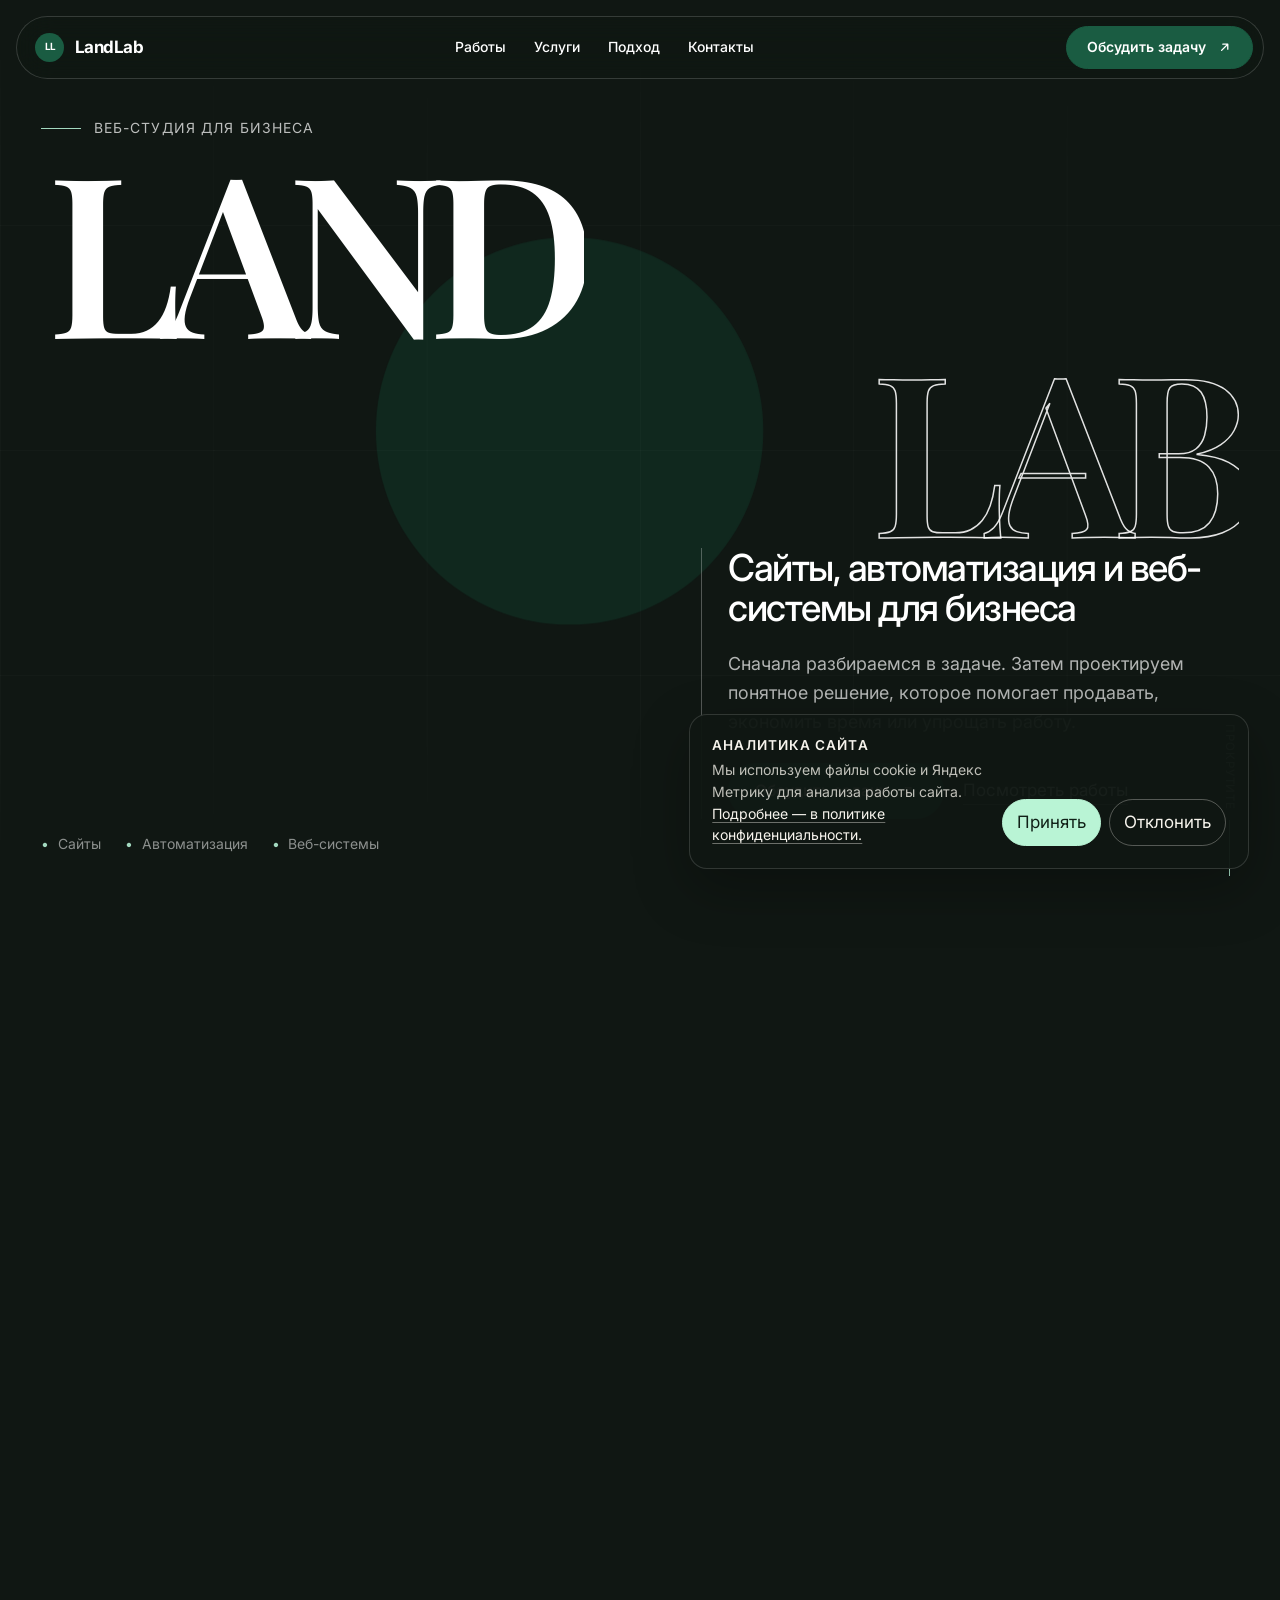
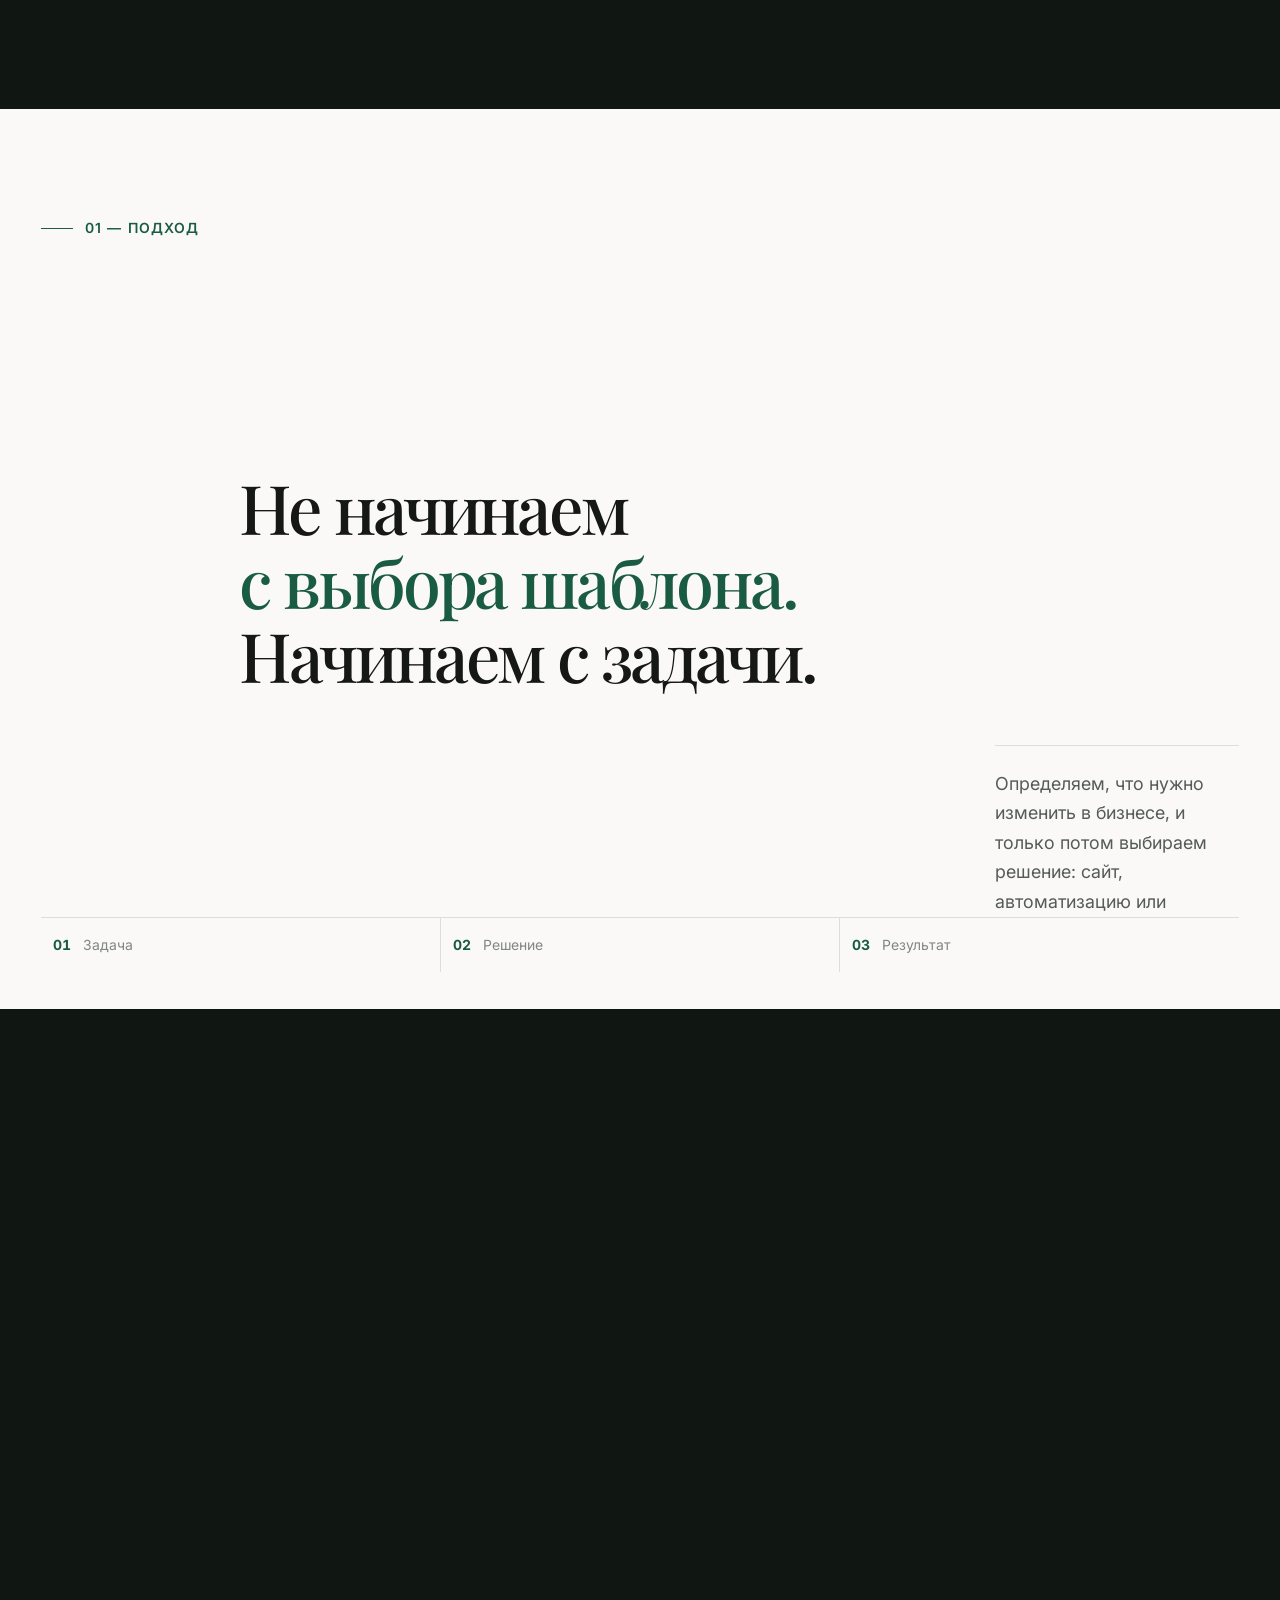
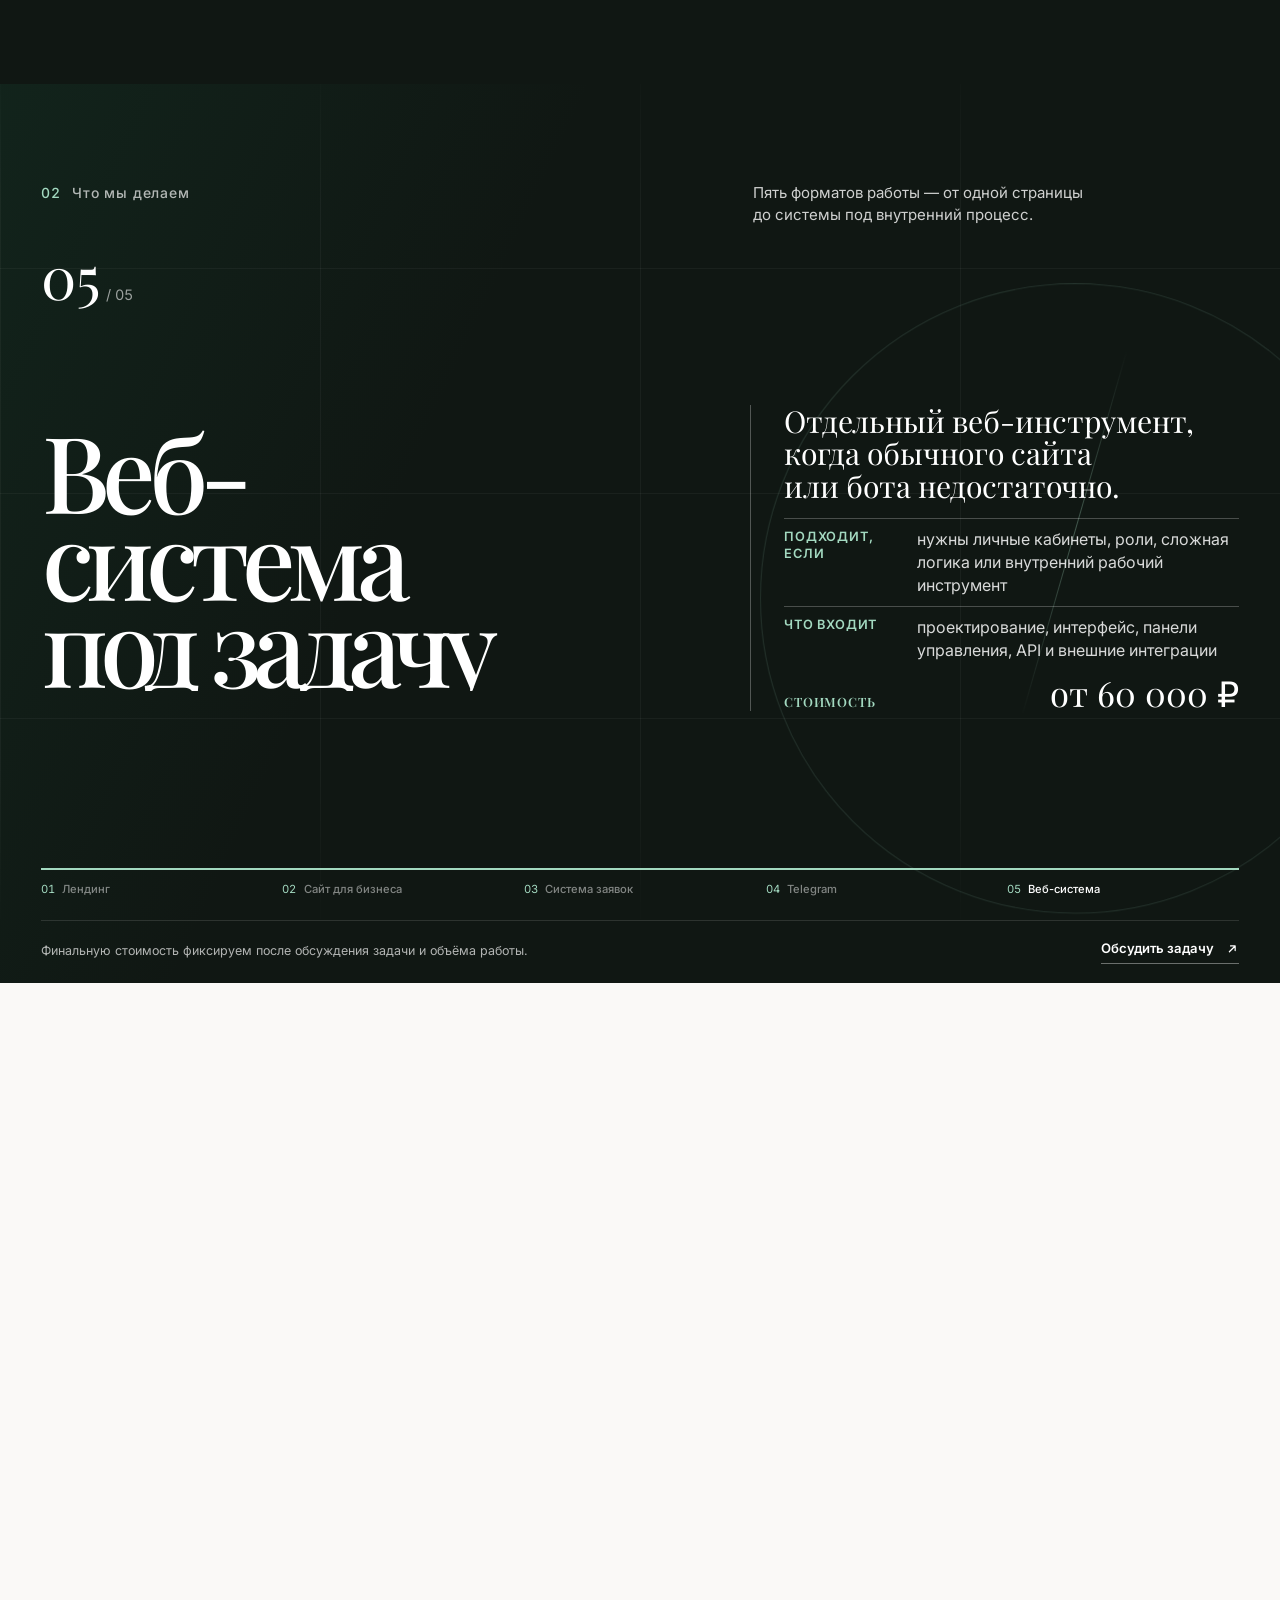
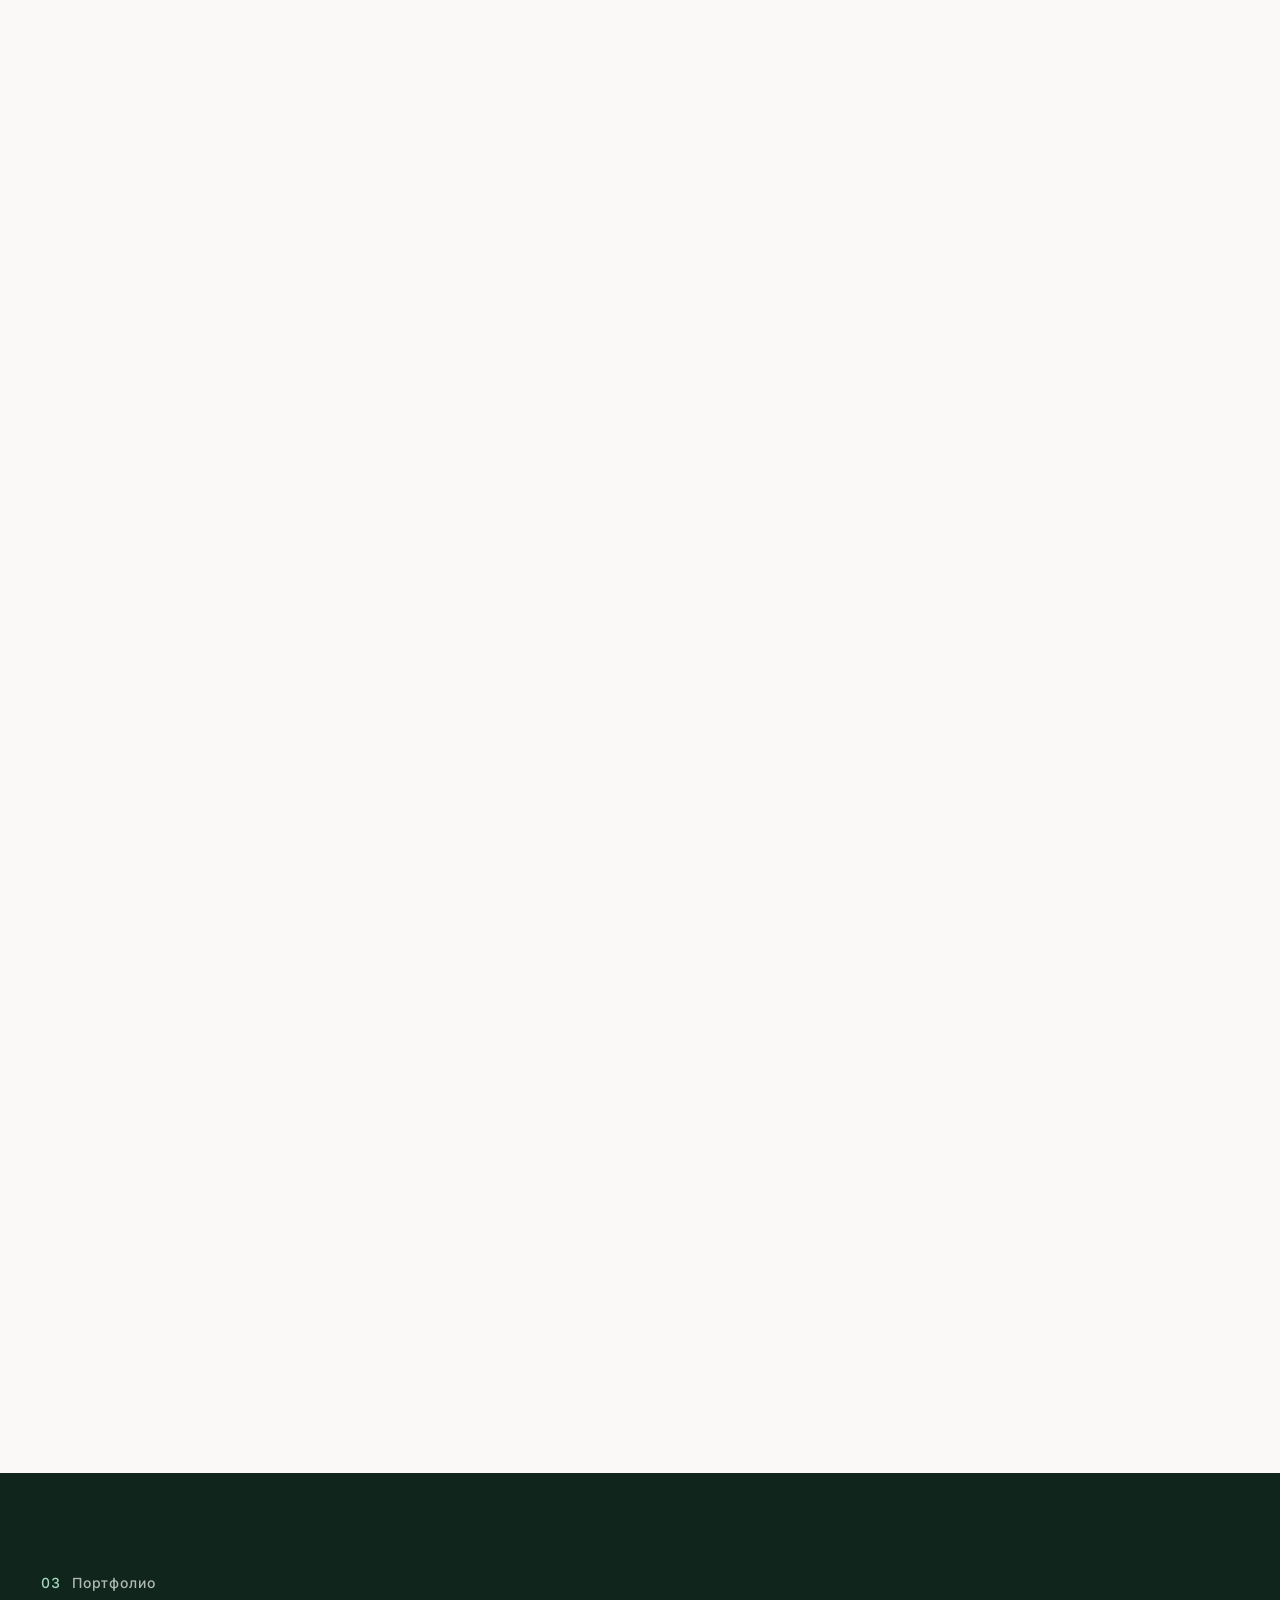
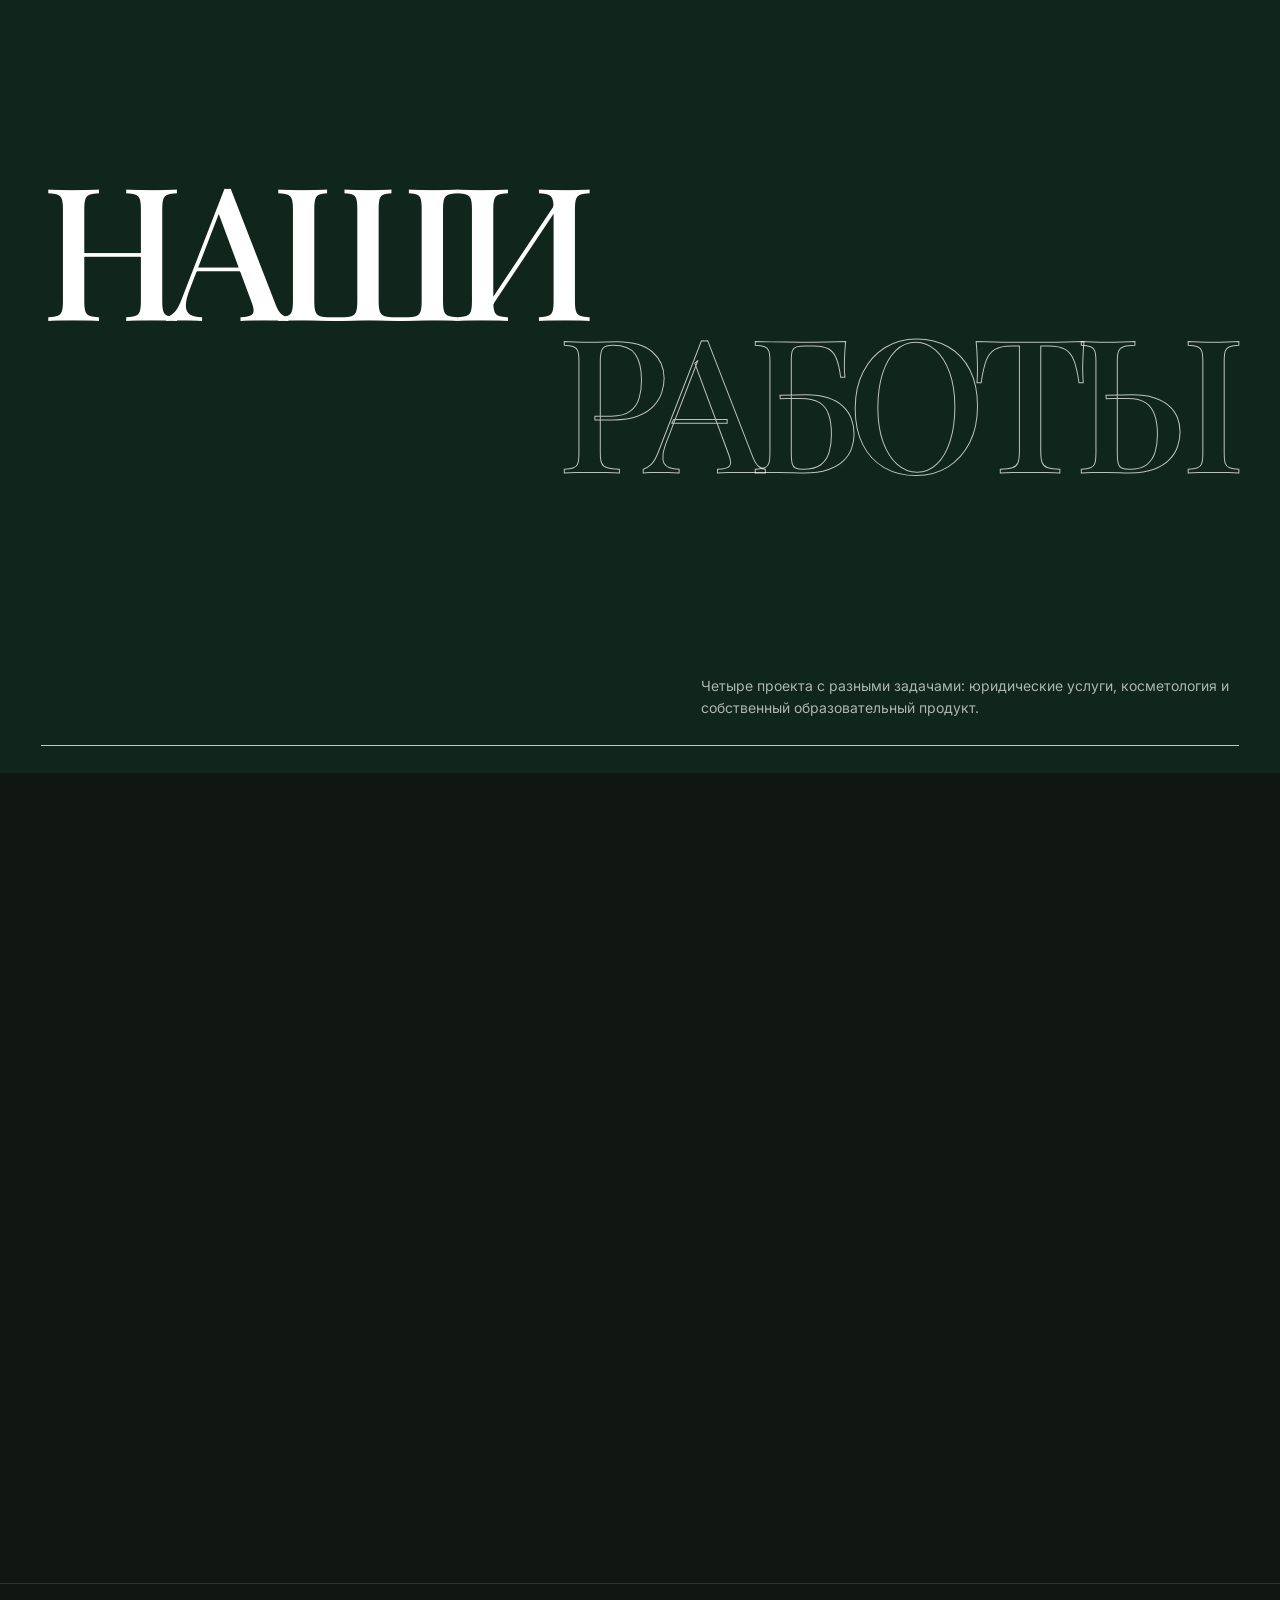
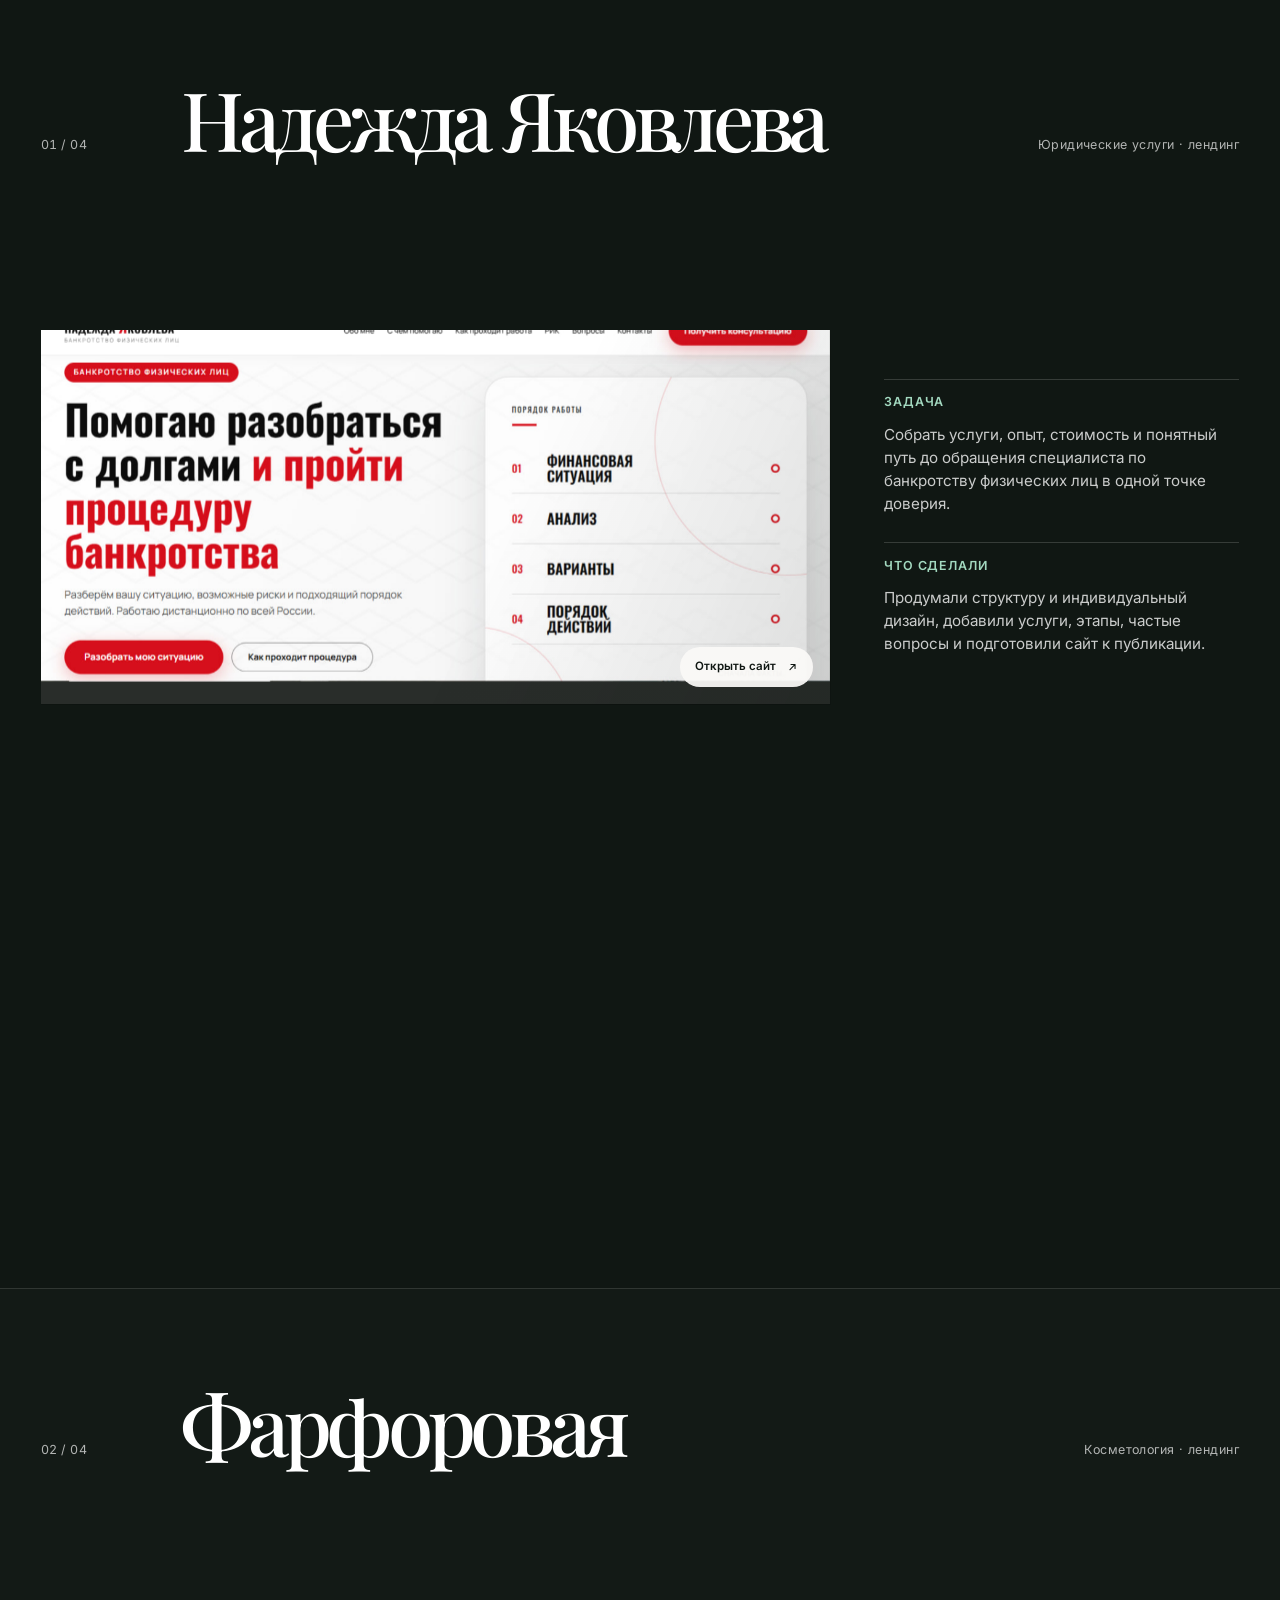
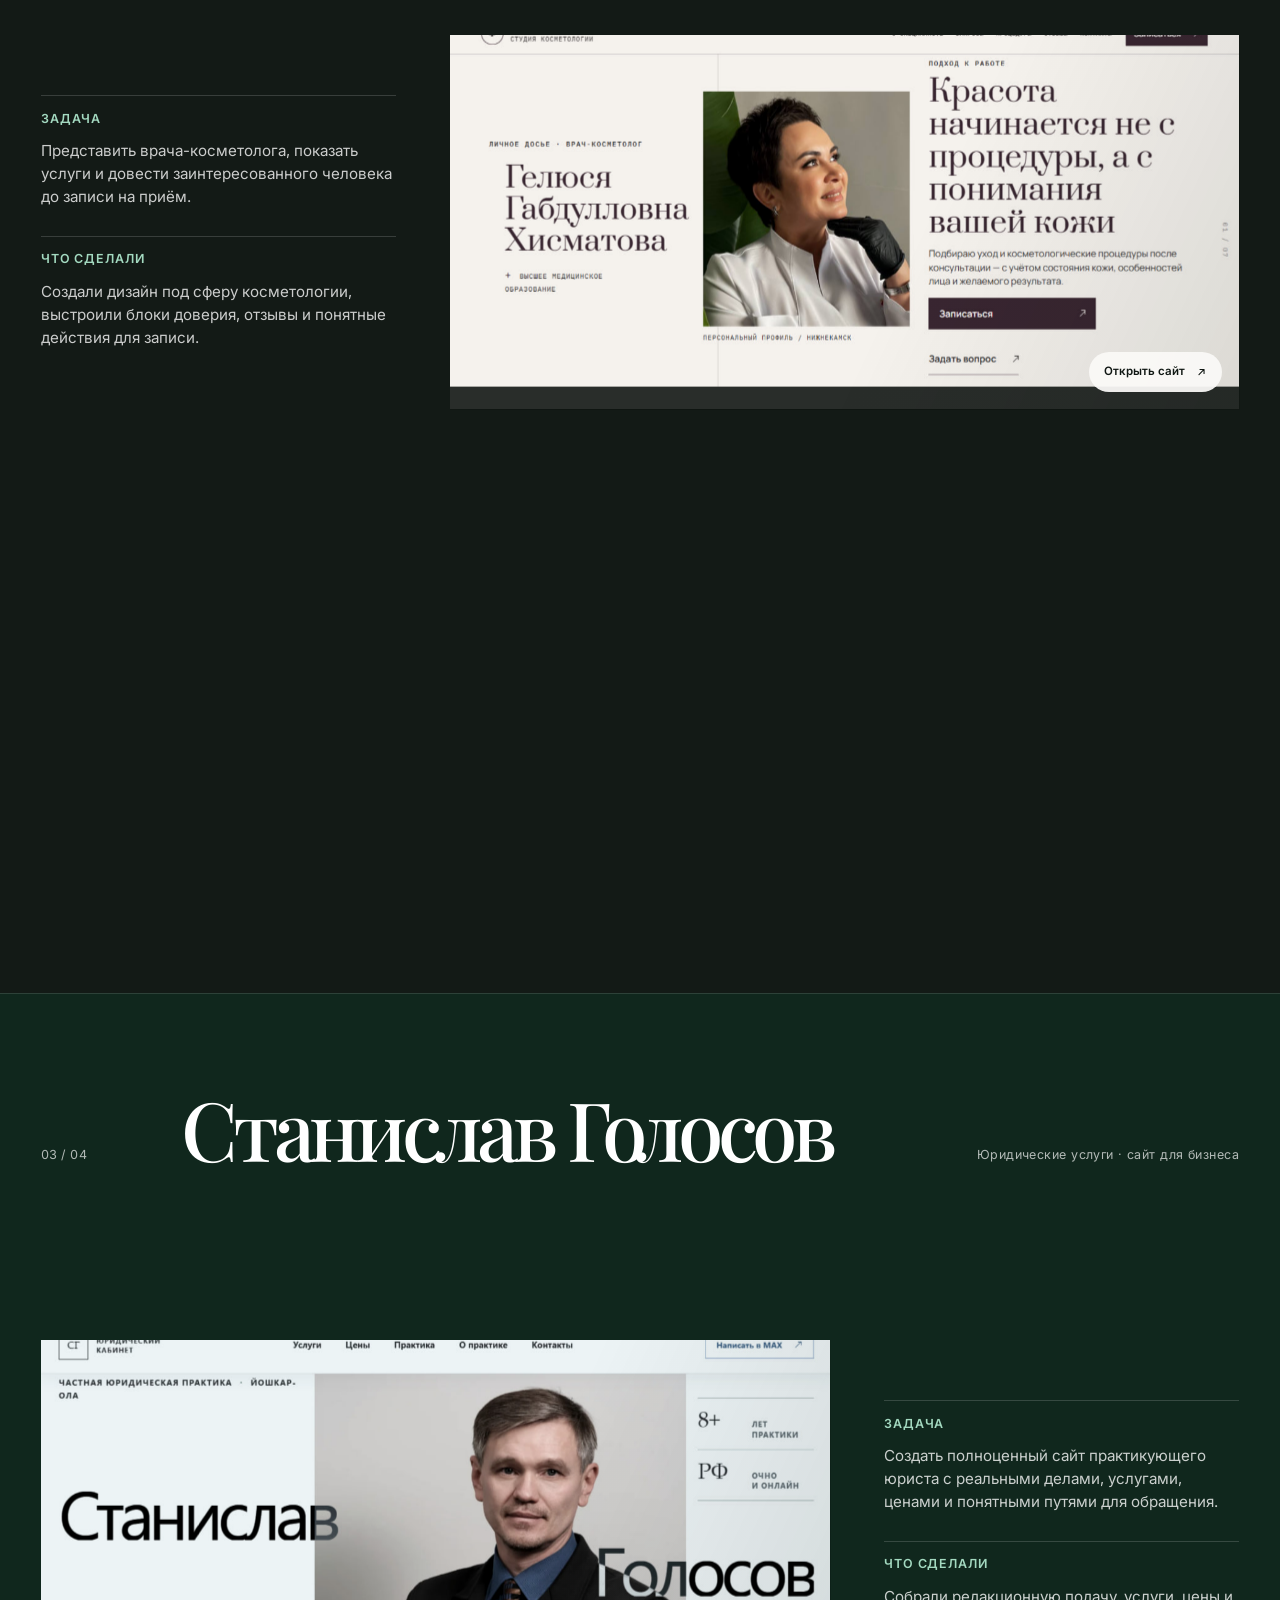
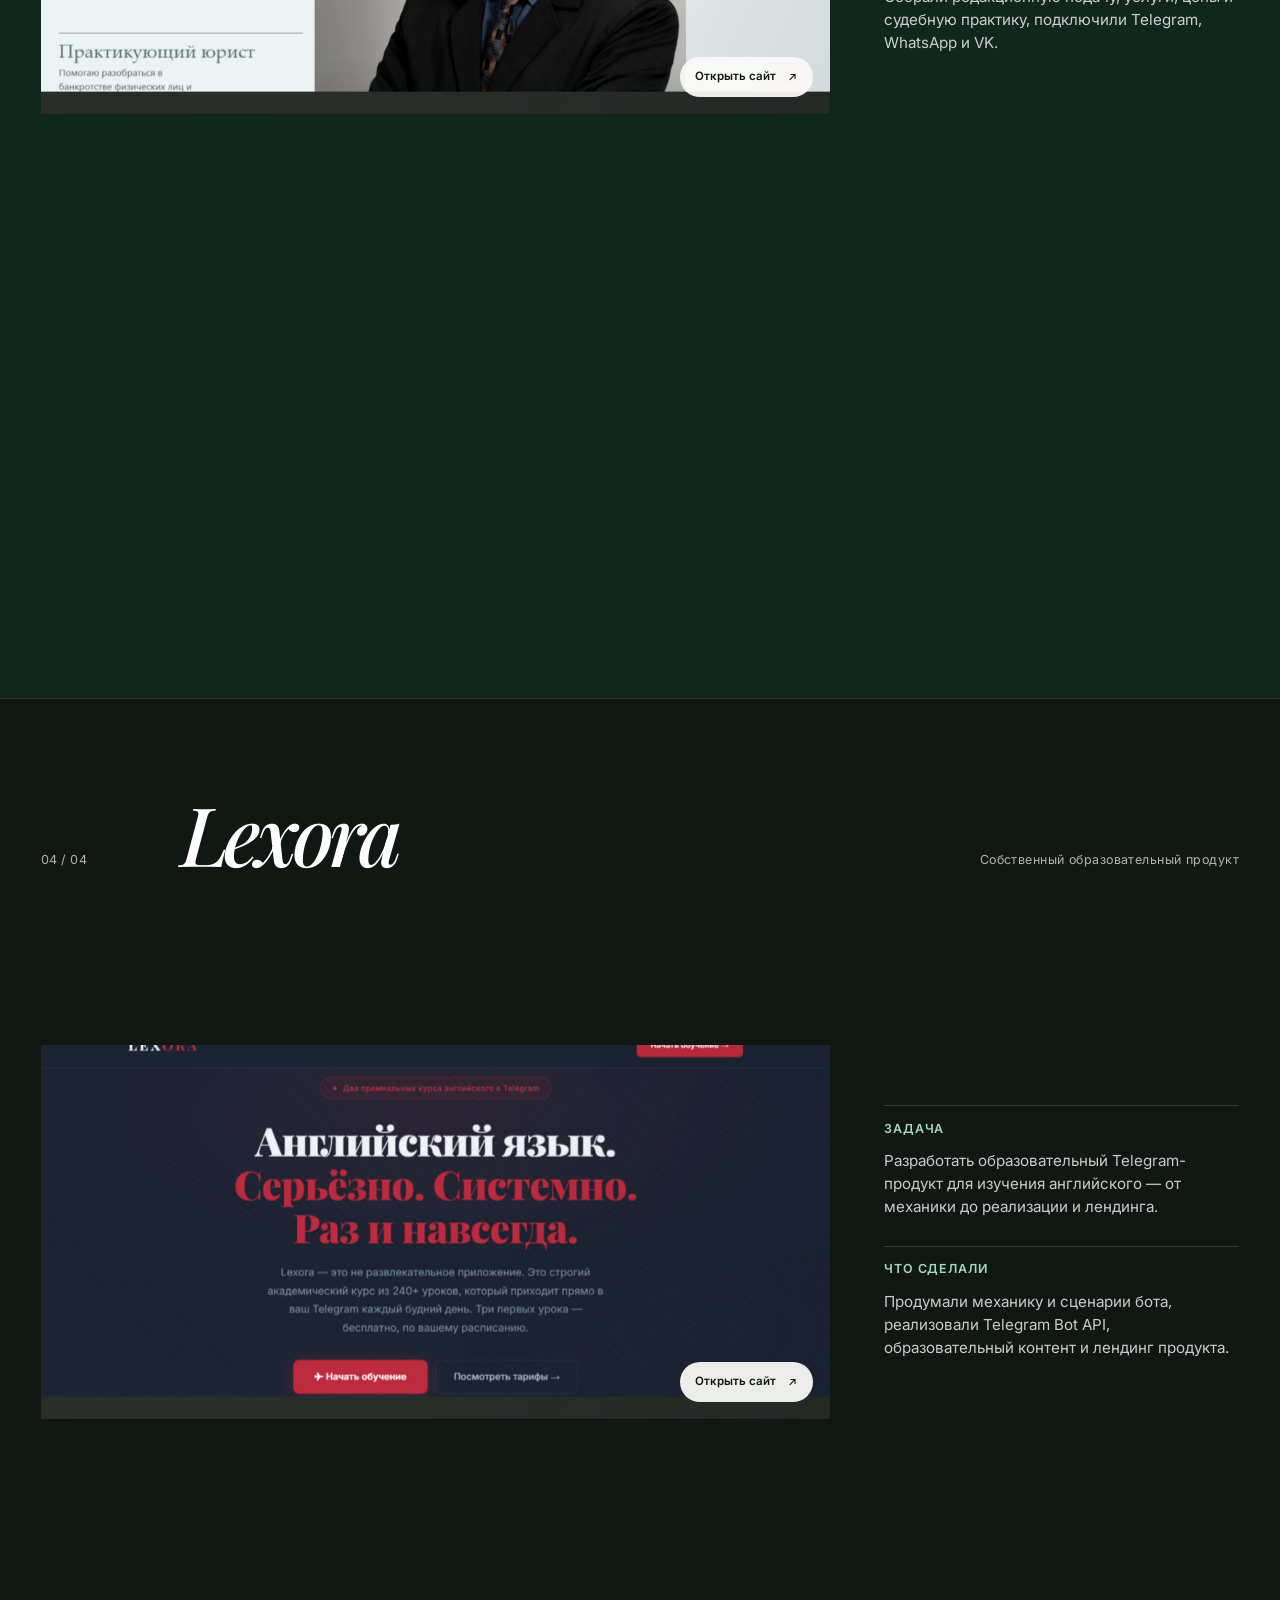
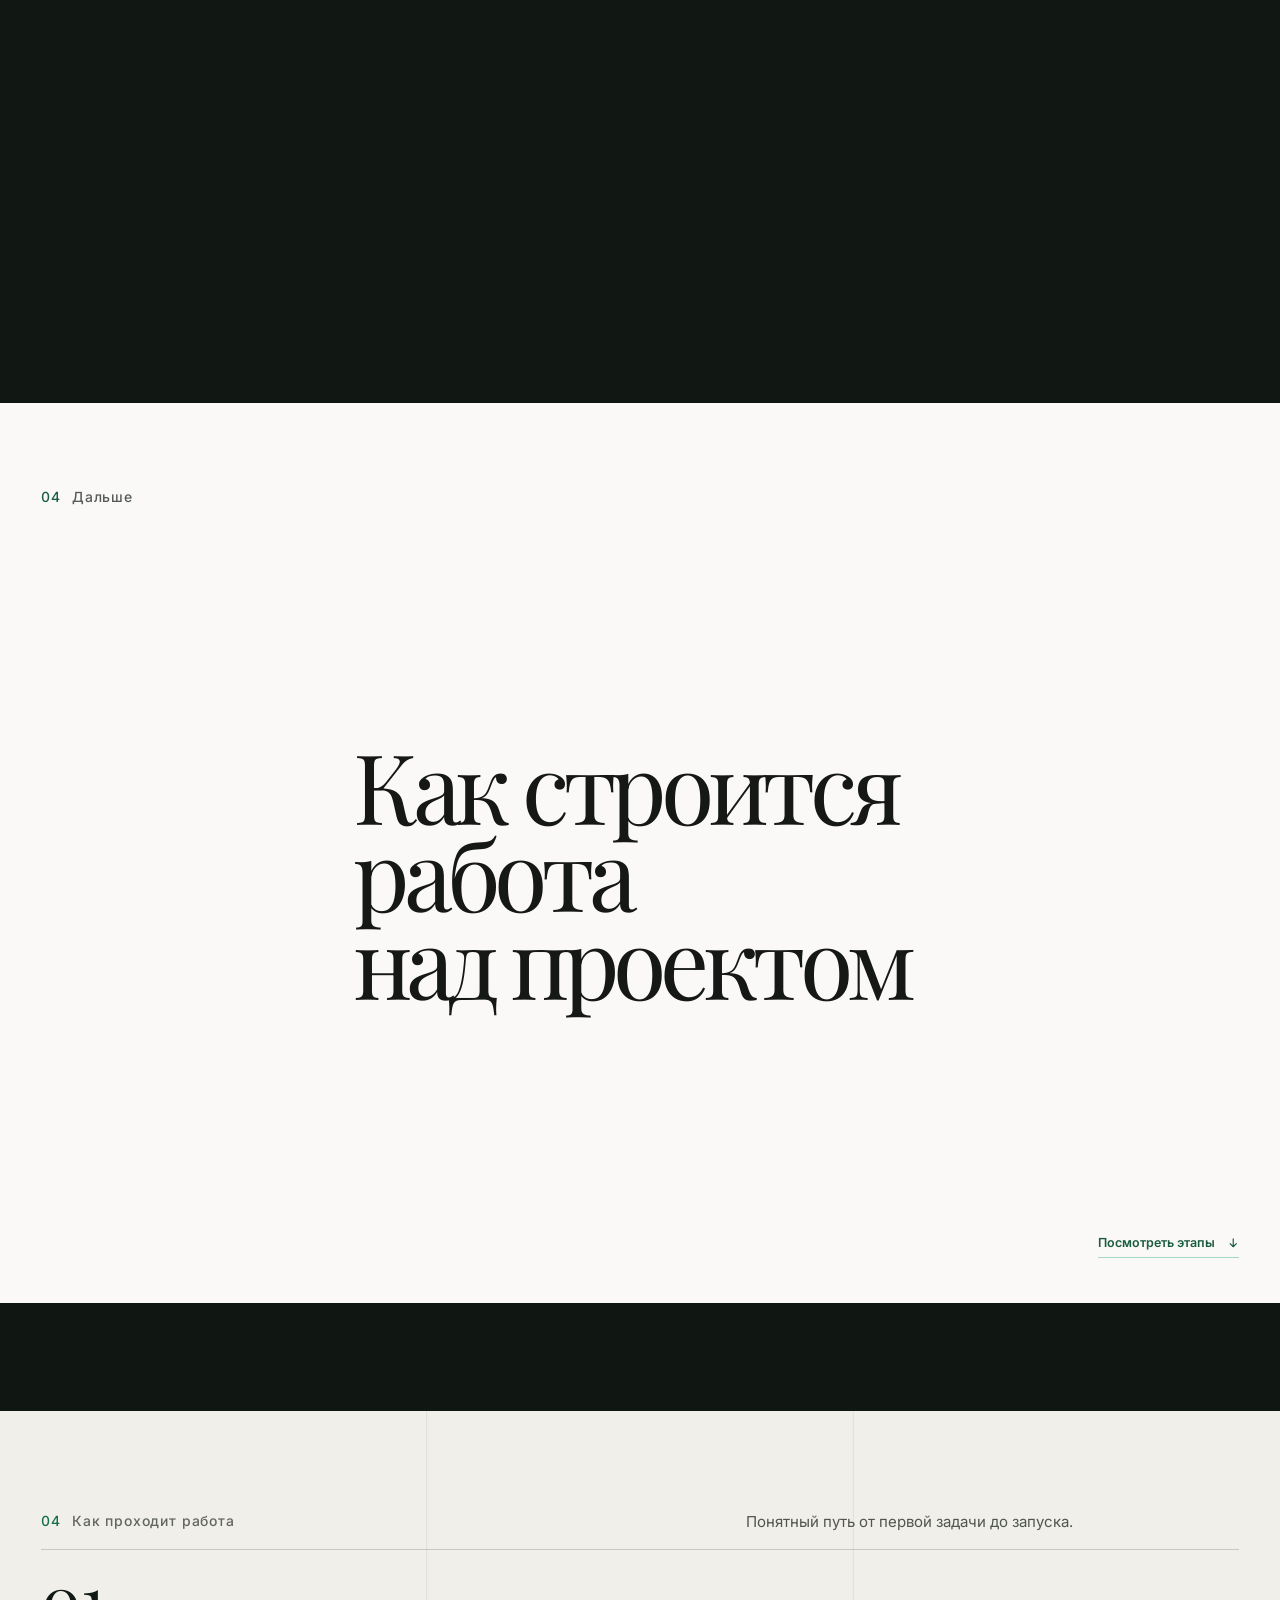
<file: index.html>
<!DOCTYPE html>
<html lang="ru" class="scroll-smooth">
<head>
  <meta charset="UTF-8" />
  <meta name="viewport" content="width=device-width, initial-scale=1.0" />
  <title>LandLab — сайты, автоматизация и веб-системы для бизнеса</title>
  <meta name="description" content="LandLab разрабатывает сайты, автоматизацию и веб-системы под конкретные задачи бизнеса. Официальная работа по договору." />
  <meta name="keywords" content="разработка сайта, лендинг на заказ, lead system, Telegram автоматизация, веб-разработка для бизнеса, digital решения" />
  <link rel="canonical" href="https://land-lab.ru/" />
  <meta property="og:title" content="LandLab — сайты, автоматизация и веб-системы для бизнеса" />
  <meta property="og:description" content="Сайты, автоматизация и веб-системы под конкретные задачи бизнеса." />
  <meta property="og:type" content="website" />
  <meta property="og:url" content="https://land-lab.ru/" />

  <link rel="preconnect" href="https://fonts.googleapis.com" />
  <link rel="preconnect" href="https://fonts.gstatic.com" crossorigin />
  <link href="https://fonts.googleapis.com/css2?family=Inter:wght@300;400;500;600;700&family=Playfair+Display:ital,wght@0,400;0,500;0,600;0,700;1,400;1,500&display=swap" rel="stylesheet" />

  <style>
    *, *::before, *::after { box-sizing: border-box; margin: 0; padding: 0; }
    html { background: #faf9f7; overflow-x: hidden; scroll-behavior: smooth; }
    body {
      font-family: 'Inter', sans-serif;
      background: #faf9f7;
      color: #1a1a1a;
      font-size: 17px;
      line-height: 1.6;
      -webkit-font-smoothing: antialiased;
      -moz-osx-font-smoothing: grayscale;
      overflow-x: hidden;
    }
    ::-webkit-scrollbar { width: 3px; }
    ::-webkit-scrollbar-track { background: #f3f0eb; }
    ::-webkit-scrollbar-thumb { background: #1a5c42; border-radius: 2px; }
    .serif { font-family: 'Playfair Display', serif; }
    :root {
      --bg: #faf9f7; --surface: #f3f0eb; --border: #e8e4de; --border-mid: #d9d5cf;
      --ink: #1a1a1a; --mid: #5a5a5a; --muted: #888; --faint: #aaa;
      --green: #1a5c42; --green-hover: #16503a; --green-pale: #f0faf5; --green-border: #a3d9c0;
    }
    .rv { opacity:0; transform:translateY(20px); transition:opacity 0.75s cubic-bezier(0.16,1,0.3,1), transform 0.75s cubic-bezier(0.16,1,0.3,1); }
    .rv-l { opacity:0; transform:translateX(-20px); transition:opacity 0.75s cubic-bezier(0.16,1,0.3,1), transform 0.75s cubic-bezier(0.16,1,0.3,1); }
    .rv-r { opacity:0; transform:translateX(20px); transition:opacity 0.75s cubic-bezier(0.16,1,0.3,1), transform 0.75s cubic-bezier(0.16,1,0.3,1); }
    .rv.on, .rv-l.on, .rv-r.on { opacity:1; transform:none; }
    .d1 { transition-delay:0.07s; } .d2 { transition-delay:0.14s; } .d3 { transition-delay:0.21s; } .d4 { transition-delay:0.28s; } .d5 { transition-delay:0.35s; }

    .btn { display:inline-flex; align-items:center; gap:8px; font-family:'Inter',sans-serif; font-size:1rem; font-weight:500; padding:14px 28px; border-radius:7px; text-decoration:none; cursor:pointer; border:none; transition:background 0.2s,border-color 0.2s,color 0.2s,transform 0.18s,box-shadow 0.2s; white-space:nowrap; line-height:1; }
    .btn-g { background:var(--green); color:#fff; }
    .btn-g:hover { background:var(--green-hover); transform:translateY(-1px); box-shadow:0 6px 20px rgba(26,92,66,0.22); }
    .btn-o { background:transparent; color:var(--ink); border:1.5px solid var(--border); }
    .btn-o:hover { border-color:var(--green); background:var(--green-pale); color:var(--green); }
    .btn-sm { font-size:0.9rem; padding:10px 20px; }

    .wrap { max-width:1160px; margin:0 auto; padding:0 32px; }
    hr.thin { border:none; border-top:1px solid var(--border); }
    .nav-a { font-size:0.95rem; font-weight:500; color:var(--mid); text-decoration:none; transition:color 0.2s; }
    .nav-a:hover { color:var(--ink); }
    .sec-label { font-size:0.8rem; font-weight:600; color:var(--muted); letter-spacing:0.09em; text-transform:uppercase; display:block; margin-bottom:12px; }
    .sec-h { font-family:'Playfair Display',serif; font-size:clamp(2rem,3.4vw,2.9rem); font-weight:600; color:var(--ink); letter-spacing:-0.02em; line-height:1.12; }

    .pill { display:inline-flex; align-items:center; gap:7px; font-size:0.9rem; color:var(--mid); padding:7px 15px; border:1.5px solid var(--border); border-radius:9999px; background:#fff; font-weight:400; }
    .pill-dot { width:6px; height:6px; border-radius:50%; background:var(--green); flex-shrink:0; }

    .proj-img-wrap { border-radius:10px; overflow:hidden; box-shadow:0 8px 40px rgba(0,0,0,0.10),0 1px 4px rgba(0,0,0,0.06); background:var(--surface); transition:box-shadow 0.3s,transform 0.3s; display:block; }
    .proj-img-wrap:hover { box-shadow:0 16px 56px rgba(0,0,0,0.14),0 2px 8px rgba(0,0,0,0.07); transform:translateY(-3px); }
    .proj-img { display:block; width:100%; height:auto; object-fit:cover; object-position:top; }

    .proj-list { list-style:none; padding:0; display:flex; flex-direction:column; gap:8px; }
    .proj-list li { display:flex; gap:9px; font-size:0.95rem; color:var(--mid); line-height:1.5; }
    .proj-list li::before { content:''; width:0.42rem; height:0.42rem; border-top:1.5px solid currentColor; border-right:1.5px solid currentColor; color:var(--green); flex-shrink:0; transform:rotate(45deg); }
    .proj-link { display:inline-flex; align-items:center; gap:6px; font-size:0.95rem; font-weight:600; color:var(--green); text-decoration:none; border-bottom:1px solid var(--green-border); padding-bottom:1px; transition:border-color 0.2s,color 0.2s; }
    .proj-link:hover { border-color:var(--green); }

    /* Product cards */
    .product-grid { display:grid; grid-template-columns:repeat(3,1fr); gap:20px; }
    .product-card { background:#fff; border:1.5px solid var(--border); border-radius:12px; padding:28px 26px 30px; display:flex; flex-direction:column; transition:border-color 0.2s,box-shadow 0.2s,transform 0.2s; }
    .product-card:hover { border-color:var(--green-border); box-shadow:0 8px 32px rgba(26,92,66,0.07); transform:translateY(-2px); }
    .product-card.featured { background:var(--green); border-color:var(--green); color:#fff; }
    .product-card.featured .pc-type { color:rgba(255,255,255,0.6); }
    .product-card.featured .pc-title { color:#fff; }
    .product-card.featured .pc-price { color:#fff; }
    .product-card.featured .pc-desc { color:rgba(255,255,255,0.82); }
    .product-card.featured .pc-feature { color:rgba(255,255,255,0.75); border-bottom-color:rgba(255,255,255,0.15); }
    .product-card.featured .pc-feature::before { color:rgba(255,255,255,0.5); }
    .pc-type { font-size:0.78rem; font-weight:700; color:var(--green); letter-spacing:0.09em; text-transform:uppercase; margin-bottom:10px; }
    .pc-title { font-family:'Playfair Display',serif; font-size:1.45rem; font-weight:600; color:var(--ink); letter-spacing:-0.01em; margin-bottom:10px; line-height:1.2; }
    .pc-price { font-size:2rem; font-weight:700; color:var(--ink); letter-spacing:-0.02em; margin-bottom:14px; line-height:1; }
    .pc-price-from { font-size:0.85rem; font-weight:400; color:var(--muted); margin-right:4px; }
    .product-card.featured .pc-price-from { color:rgba(255,255,255,0.6); }
    .pc-desc { font-size:0.95rem; color:var(--mid); line-height:1.65; margin-bottom:20px; flex:1; }
    .pc-features { list-style:none; padding:0; border-top:1px solid var(--border); padding-top:16px; display:flex; flex-direction:column; gap:0; }
    .product-card.featured .pc-features { border-top-color:rgba(255,255,255,0.2); }
    .pc-feature { font-size:0.88rem; color:var(--mid); padding:7px 0; border-bottom:1px solid var(--border); display:flex; gap:7px; align-items:flex-start; line-height:1.4; }
    .pc-feature:last-child { border-bottom:none; }
    .pc-feature::before { content:'✓'; color:var(--green); font-weight:700; font-size:0.85rem; flex-shrink:0; margin-top:1px; }
    .product-card.featured .pc-feature::before { color:rgba(255,255,255,0.7); }

    /* Scenario cards */
    .scenario-grid { display:grid; grid-template-columns:repeat(3,1fr); gap:20px; margin-top:40px; }
    .scenario-card { background:var(--surface); border-radius:12px; padding:28px 26px; }
    .sc-num { font-family:'Playfair Display',serif; font-size:2.2rem; font-weight:400; color:var(--border-mid); line-height:1; margin-bottom:18px; }
    .sc-heading { font-size:1.1rem; font-weight:600; color:var(--ink); margin-bottom:10px; line-height:1.3; }
    .sc-text { font-size:0.95rem; color:var(--mid); line-height:1.65; margin-bottom:16px; }
    .sc-badge { display:inline-block; font-size:0.78rem; font-weight:600; color:var(--green); background:var(--green-pale); border:1px solid var(--green-border); border-radius:4px; padding:4px 10px; letter-spacing:0.03em; }

    /* Value cards */
    .value-grid { display:grid; grid-template-columns:repeat(4,1fr); gap:1px; background:var(--border); border:1.5px solid var(--border); border-radius:12px; overflow:hidden; }
    .value-card { background:#fff; padding:28px 24px; }
    .vc-icon { width:38px; height:38px; background:var(--green-pale); border-radius:8px; display:flex; align-items:center; justify-content:center; margin-bottom:16px; }
    .vc-title { font-size:1rem; font-weight:600; color:var(--ink); margin-bottom:9px; line-height:1.3; }
    .vc-text { font-size:0.9rem; color:var(--mid); line-height:1.65; }

    /* Process */
    .proc-grid { display:grid; grid-template-columns:260px 1fr; gap:0 72px; align-items:start; }
    .proc-grid-head { position:sticky; top:88px; }
    .proc-steps-col { display:flex; flex-direction:column; }
    .proc-step { display:grid; grid-template-columns:64px 1fr; gap:20px; padding:28px 0; border-top:1px solid var(--border); align-items:start; }
    .proc-step:last-child { border-bottom:1px solid var(--border); }
    .proc-num { font-family:'Playfair Display',serif; font-size:1.6rem; font-weight:400; color:var(--border-mid); line-height:1; padding-top:2px; }
    .proc-title { font-size:1.05rem; font-weight:600; color:var(--ink); margin-bottom:7px; line-height:1.3; }
    .proc-desc { font-size:0.95rem; color:var(--mid); line-height:1.7; }

    /* About */
    .about-principles { display:flex; flex-direction:column; gap:0; }
    .about-principle { display:flex; gap:14px; align-items:flex-start; padding:16px 0; border-bottom:1px solid var(--border); }
    .about-principle:first-child { border-top:1px solid var(--border); }
    .ap-num { font-size:0.8rem; font-weight:700; color:var(--green); letter-spacing:0.06em; padding-top:3px; flex-shrink:0; min-width:22px; }
    .ap-text { font-size:1rem; color:var(--mid); line-height:1.6; }

    .off-item { display:flex; gap:12px; align-items:flex-start; padding:14px 0; border-bottom:1px solid var(--border); }
    .off-item:first-child { border-top:1px solid var(--border); }
    .off-check { width:20px; height:20px; border-radius:50%; background:var(--green-pale); border:1px solid var(--green-border); display:flex; align-items:center; justify-content:center; flex-shrink:0; margin-top:1px; }
    .off-text { font-size:1rem; color:var(--ink); line-height:1.5; }
    .off-sub { font-size:0.85rem; color:var(--muted); margin-top:2px; }

    /* Form */
    .form-field { display:flex; flex-direction:column; gap:7px; margin-bottom:16px; }
    .form-label { font-size:0.9rem; font-weight:500; color:var(--ink); }
    .form-input, .form-textarea { font-family:'Inter',sans-serif; font-size:1rem; color:var(--ink); background:#fff; border:1.5px solid var(--border); border-radius:8px; padding:13px 16px; outline:none; transition:border-color 0.2s; width:100%; -webkit-appearance:none; }
    .form-input:focus, .form-textarea:focus { border-color:var(--green); }
    .form-textarea { resize:vertical; min-height:120px; }

    #mob-nav { display:none; }
    #mob-nav.open { display:flex; }

    /* Responsive */
    @media (max-width:1024px) { .product-grid { grid-template-columns:repeat(2,1fr); } .value-grid { grid-template-columns:repeat(2,1fr); } }
    @media (max-width:860px) { .scenario-grid { grid-template-columns:1fr; } .proc-grid { grid-template-columns:1fr; gap:0; } .proc-grid-head { position:static; margin-bottom:36px; } }
    @media (max-width:768px) {
      body { font-size:16px; }
      html,body { overflow-x:hidden; }
      .wrap { padding:0 20px; }
      .product-grid { grid-template-columns:1fr; gap:14px; }
      .value-grid { grid-template-columns:1fr; }
      .proj-img { max-height:280px; object-fit:cover; object-position:top; }
      /* Pricing cards — mobile */
      .product-card { padding:24px 20px 26px; border-radius:10px; grid-column:auto !important; }
      .pc-type { font-size:0.75rem; margin-bottom:8px; }
      .pc-title { font-size:1.3rem; margin-bottom:8px; }
      .pc-price { font-size:1.75rem; margin-bottom:12px; }
      .pc-desc { font-size:0.95rem; line-height:1.65; margin-bottom:16px; }
      .pc-features { padding-top:14px; }
      .pc-feature { font-size:0.9rem; padding:8px 0; line-height:1.5; }
      /* Reset 2-col features grid (Custom card) to single column on mobile */
      .product-card .pc-features[style] { display:flex !important; flex-direction:column !important; gap:0 !important; }
      /* Info banner below cards */
      #solutions .rv[style*="margin-top:32px"] { flex-direction:column; align-items:flex-start; gap:12px; padding:18px 18px; }
      #solutions .rv[style*="margin-top:32px"] a { width:100%; justify-content:center; }
    }
    @media (max-width:640px) { .btn { font-size:1rem; padding:13px 22px; } .pc-price { font-size:1.65rem; } }

    #solutions,#work,#process,#about,#contact { scroll-margin-top:72px; }

    @media (prefers-reduced-motion:reduce) { .rv,.rv-l,.rv-r { transition:none !important; opacity:1 !important; transform:none !important; } }

    #mob-fab { display:none; }
    @media (max-width:767px) {
      #mob-fab { display:flex; position:fixed; top:14px; right:16px; z-index:200; align-items:center; gap:7px; padding:9px 16px; border-radius:9999px; background:rgba(250,249,247,0.96); backdrop-filter:blur(12px); -webkit-backdrop-filter:blur(12px); border:1.5px solid var(--border); box-shadow:0 2px 12px rgba(0,0,0,0.09); cursor:pointer; font-family:'Inter',sans-serif; font-size:0.9rem; font-weight:600; color:var(--ink); transition:box-shadow 0.2s,background 0.2s; }
      #mob-fab:hover { box-shadow:0 4px 18px rgba(0,0,0,0.13); }
      #mob-fab.open { background:var(--ink); color:#fff; border-color:var(--ink); }
      #mob-fab.open svg { stroke:#fff; }
      #mob-overlay { display:none; position:fixed; inset:0; z-index:190; background:rgba(250,249,247,0.98); backdrop-filter:blur(14px); -webkit-backdrop-filter:blur(14px); flex-direction:column; justify-content:center; align-items:flex-start; padding:40px 28px; gap:0; }
      #mob-overlay.open { display:flex; }
      .mob-ov-lnk { display:block; font-size:1.7rem; font-weight:600; color:var(--ink); text-decoration:none; padding:18px 0; border-bottom:1px solid var(--border); width:100%; font-family:'Playfair Display',serif; letter-spacing:-0.02em; transition:color 0.15s; }
      .mob-ov-lnk:first-child { border-top:1px solid var(--border); }
      .mob-ov-lnk:hover { color:var(--green); }
      .mob-ov-cta { display:flex; align-items:center; gap:8px; margin-top:28px; font-family:'Inter',sans-serif; font-size:1rem; font-weight:600; color:#fff; background:var(--green); padding:15px 26px; border-radius:7px; text-decoration:none; transition:background 0.2s; }
      .mob-ov-cta:hover { background:var(--green-hover); }
      #hdr { display:none; }
      #mob-nav { display:none !important; }
    }
    @media (min-width:768px) { #mob-fab { display:none !important; } #mob-overlay { display:none !important; } #mob-nav { display:none !important; } }
    @media (min-width:768px) { #hdr { position:fixed !important; top:0; left:0; right:0; z-index:100; } body { padding-top:62px; } }

    #form-success { display:none; text-align:center; padding:32px 0; }
    #form-success.show { display:block; }
    #form-fields.hidden { display:none; }
  </style>
  <link rel="stylesheet" href="pass1.css" />
  <link rel="stylesheet" href="pass2.css" />
  <link rel="stylesheet" href="pass3.css" />
  <link rel="stylesheet" href="pass4a.css" />
  <link rel="stylesheet" href="performance-polish.css" />
  <link rel="stylesheet" href="privacy.css" />
</head>
<body class="is-intro-active">

<svg class="ll-icon-sprite" width="0" height="0" aria-hidden="true" focusable="false">
  <defs>
    <symbol id="ll-icon-arrow" viewBox="0 0 16 16">
      <path d="M2.5 8h10M8.5 4l4 4-4 4"/>
    </symbol>
  </defs>
</svg>

<a class="ll-skip-link" href="#main-content">Перейти к содержанию</a>

<div class="ll-intro" id="ll-intro" aria-hidden="true">
  <div class="ll-intro__inner">
    <div class="ll-intro__brand"><span>LandLab</span></div>
    <div class="ll-intro__count"><span id="ll-intro-count">000</span> / 100</div>
  </div>
  <div class="ll-intro__line"></div>
</div>

<header class="ll-nav" id="ll-nav" data-scrolled="false">
  <a class="ll-brand" href="#top" aria-label="LandLab — главная">
    <span class="ll-brand__mark" aria-hidden="true">LL</span>
    <span>LandLab</span>
  </a>
  <nav class="ll-nav__links" aria-label="Основная навигация">
    <a href="#work">Работы</a>
    <a href="#solutions">Услуги</a>
    <a href="#approach">Подход</a>
    <a href="#contact">Контакты</a>
  </nav>
  <a class="ll-nav__cta" href="#contact" data-magnetic>Обсудить задачу <svg class="ll-icon ll-icon--ne" aria-hidden="true" focusable="false"><use href="#ll-icon-arrow"/></svg></a>
  <button class="ll-nav__toggle" id="ll-menu-toggle" type="button" aria-label="Открыть меню" aria-controls="ll-menu" aria-expanded="false"><span></span></button>
</header>

<div class="ll-menu" id="ll-menu" aria-hidden="true">
  <nav class="ll-menu__links" aria-label="Мобильная навигация">
    <a href="#work">Работы</a>
    <a href="#solutions">Услуги</a>
    <a href="#approach">Подход</a>
    <a href="#contact">Контакты</a>
  </nav>
</div>

<main id="main-content">
  <section class="ll-hero" id="top" aria-labelledby="ll-hero-title">
    <div class="ll-hero__sticky">
      <div class="ll-hero__grid" aria-hidden="true"></div>
      <div class="ll-hero__wash" aria-hidden="true"></div>
      <p class="ll-hero__eyebrow">Веб-студия для бизнеса</p>
      <div class="ll-hero__word" aria-hidden="true">
        <span class="ll-hero__word-line"><span>LAND</span></span>
        <span class="ll-hero__word-line"><span>LAB</span></span>
      </div>
      <div class="ll-hero__content">
        <h1 class="ll-hero__title" id="ll-hero-title"><span>Сайты, автоматизация и веб-системы для бизнеса</span></h1>
        <p class="ll-hero__lead">Сначала разбираемся в задаче. Затем проектируем понятное решение, которое помогает продавать, экономить время или упрощать работу.</p>
        <div class="ll-hero__actions">
          <a class="ll-hero__cta" href="#contact" data-magnetic>Обсудить задачу <svg class="ll-icon ll-icon--ne" aria-hidden="true" focusable="false"><use href="#ll-icon-arrow"/></svg></a>
          <a class="ll-hero__work-link" href="#work">Посмотреть работы</a>
        </div>
      </div>
      <div class="ll-hero__rail" aria-label="Основные направления">
        <span>Сайты</span><span>Автоматизация</span><span>Веб-системы</span>
      </div>
      <div class="ll-hero__scroll" aria-hidden="true">Прокрутите</div>
    </div>
  </section>

  <section class="ll-approach" id="approach" aria-labelledby="ll-approach-title">
    <div class="ll-approach__sticky">
      <div class="ll-approach__inner">
        <p class="ll-approach__index">01 — Подход</p>
        <div class="ll-approach__statement">
          <h2 class="ll-approach__title" id="ll-approach-title">
            <span class="ll-mask-line"><span>Не начинаем</span></span>
            <span class="ll-mask-line"><span>с выбора шаблона.</span></span>
            <span class="ll-mask-line"><span>Начинаем с задачи.</span></span>
          </h2>
        </div>
        <p class="ll-approach__note">Определяем, что нужно изменить в бизнесе, и только потом выбираем решение: сайт, автоматизацию или отдельную веб-систему.</p>
      </div>
      <div class="ll-approach__path" aria-label="Порядок работы">
        <div class="ll-approach__step"><b>01</b><span>Задача</span></div>
        <div class="ll-approach__step"><b>02</b><span>Решение</span></div>
        <div class="ll-approach__step"><b>03</b><span>Результат</span></div>
      </div>
    </div>
  </section>


<!-- HEADER -->
<header id="legacy-hdr" hidden style="width:100%;background:rgba(250,249,247,0.93);backdrop-filter:blur(14px);-webkit-backdrop-filter:blur(14px);border-bottom:1px solid var(--border);transition:box-shadow 0.3s;">
  <div class="wrap" style="display:flex;align-items:center;justify-content:space-between;height:62px;">
    <a href="#" style="display:flex;align-items:center;gap:9px;text-decoration:none;" aria-label="LandLab — главная">
      <div style="width:30px;height:30px;background:var(--green);border-radius:6px;display:flex;align-items:center;justify-content:center;flex-shrink:0;">
        <svg width="14" height="14" viewBox="0 0 24 24" fill="none" stroke="#fff" stroke-width="2.5" stroke-linecap="round" aria-hidden="true"><path d="M3 7h18M3 12h18M3 17h11"/></svg>
      </div>
      <span style="font-weight:700;font-size:1rem;color:var(--ink);letter-spacing:-0.01em;">Land<span style="color:var(--green);">Lab</span></span>
    </a>
    <nav id="desk-nav" style="display:flex;align-items:center;gap:28px;" aria-label="Основная навигация">
      <a href="#solutions" class="nav-a">Решения</a>
      <a href="#work" class="nav-a">Проекты</a>
      <a href="#process" class="nav-a">Как работаю</a>
      <a href="#about" class="nav-a">О LandLab</a>
      <a href="#contact" class="btn btn-g" style="padding:9px 20px;font-size:0.9rem;">Разобрать задачу</a>
    </nav>
    <button id="brg" aria-label="Меню" style="display:none;background:none;border:none;cursor:pointer;padding:6px;line-height:0;">
      <svg id="brg-open" width="22" height="22" viewBox="0 0 24 24" fill="none" stroke="var(--ink)" stroke-width="2" stroke-linecap="round"><path d="M3 6h18M3 12h18M3 18h18"/></svg>
      <svg id="brg-close" width="22" height="22" viewBox="0 0 24 24" fill="none" stroke="var(--ink)" stroke-width="2" stroke-linecap="round" style="display:none;"><path d="M18 6L6 18M6 6l12 12"/></svg>
    </button>
  </div>
  <nav id="mob-nav" style="flex-direction:column;gap:0;border-top:1px solid var(--border);background:var(--bg);">
    <div class="wrap" style="padding-top:12px;padding-bottom:16px;display:flex;flex-direction:column;gap:0;">
      <a href="#solutions" class="mob-lnk" style="display:block;padding:13px 0;font-size:1rem;font-weight:500;color:var(--ink);text-decoration:none;border-bottom:1px solid var(--border);">Решения</a>
      <a href="#work" class="mob-lnk" style="display:block;padding:13px 0;font-size:1rem;font-weight:500;color:var(--ink);text-decoration:none;border-bottom:1px solid var(--border);">Проекты</a>
      <a href="#process" class="mob-lnk" style="display:block;padding:13px 0;font-size:1rem;font-weight:500;color:var(--ink);text-decoration:none;border-bottom:1px solid var(--border);">Как работаю</a>
      <a href="#about" class="mob-lnk" style="display:block;padding:13px 0;font-size:1rem;font-weight:500;color:var(--ink);text-decoration:none;border-bottom:1px solid var(--border);">О LandLab</a>
      <a href="#contact" class="mob-lnk btn btn-g" style="margin-top:14px;justify-content:center;">Разобрать задачу</a>
    </div>
  </nav>
</header>

<!-- MOBILE FAB -->
<button id="mob-fab" hidden aria-label="Открыть меню" aria-expanded="false">
  <svg id="fab-open" width="17" height="17" viewBox="0 0 24 24" fill="none" stroke="currentColor" stroke-width="2.2" stroke-linecap="round" aria-hidden="true"><path d="M3 6h18M3 12h18M3 18h18"/></svg>
  <svg id="fab-close" width="15" height="15" viewBox="0 0 24 24" fill="none" stroke="currentColor" stroke-width="2.2" stroke-linecap="round" style="display:none;" aria-hidden="true"><path d="M18 6L6 18M6 6l12 12"/></svg>
  <span id="fab-label">Меню</span>
</button>
<div id="mob-overlay" hidden role="dialog" aria-label="Навигация" aria-modal="true">
  <a href="#solutions" class="mob-ov-lnk">Решения</a>
  <a href="#work" class="mob-ov-lnk">Проекты</a>
  <a href="#process" class="mob-ov-lnk">Как работаю</a>
  <a href="#about" class="mob-ov-lnk">О LandLab</a>
  <a href="#contact" class="mob-ov-cta">Разобрать задачу <svg width="14" height="14" viewBox="0 0 24 24" fill="none" stroke="currentColor" stroke-width="2" stroke-linecap="round" stroke-linejoin="round" aria-hidden="true"><path d="M5 12h14M12 5l7 7-7 7"/></svg></a>
</div>

<!-- HERO -->
<section id="legacy-hero" hidden style="padding:96px 0 88px;" aria-label="Главный экран">
  <div class="wrap">
    <div style="max-width:740px;">
      <div class="rv" style="display:flex;align-items:center;gap:10px;margin-bottom:28px;">
        <span style="width:24px;height:1px;background:var(--green);display:inline-block;"></span>
        <span style="font-size:0.8rem;font-weight:600;color:var(--green);letter-spacing:0.1em;text-transform:uppercase;">Digital Development Studio</span>
      </div>
      <h1 class="rv d1 serif" style="font-size:clamp(2.5rem,5.5vw,4.4rem);font-weight:600;line-height:1.06;letter-spacing:-0.025em;color:var(--ink);margin-bottom:26px;">Сайты и digital-системы<br>под задачи бизнеса</h1>
      <p class="rv d2" style="font-size:clamp(1rem,1.7vw,1.15rem);color:var(--mid);line-height:1.75;max-width:560px;margin-bottom:40px;">Сначала разбираюсь, где бизнес теряет клиента или тратит лишнее время — а потом выбираю подходящий инструмент: коммерческий сайт, lead-систему, Telegram-автоматизацию или web-инструмент.</p>
      <div class="rv d3" style="display:flex;flex-wrap:wrap;gap:12px;margin-bottom:52px;">
        <a href="#contact" class="btn btn-g">Разобрать задачу <svg width="15" height="15" viewBox="0 0 24 24" fill="none" stroke="currentColor" stroke-width="2" stroke-linecap="round" stroke-linejoin="round" aria-hidden="true"><path d="M5 12h14M12 5l7 7-7 7"/></svg></a>
        <a href="#work" class="btn btn-o">Посмотреть проекты</a>
      </div>
      <div class="rv d4" style="display:flex;flex-wrap:wrap;gap:8px;">
        <span class="pill"><span class="pill-dot"></span>Официально как ИП</span>
        <span class="pill"><span class="pill-dot"></span>Оплата 50/50</span>
        <span class="pill"><span class="pill-dot"></span>Сроки и стоимость — до старта</span>
        <span class="pill"><span class="pill-dot"></span>Реальные опубликованные проекты</span>
      </div>
    </div>
  </div>
</section>

<hr class="thin ll-legacy-divider" style="max-width:1160px;margin:0 auto;">

<!-- SCENARIO BLOCK -->
<section id="legacy-approach" hidden style="padding:88px 0 96px;">
  <div class="wrap">
    <div class="rv" style="max-width:680px;">
      <span class="sec-label">Подход</span>
      <h2 class="sec-h" style="margin-bottom:20px;">Не начинаю с вопроса<br>«какой сайт вам нужен»</h2>
      <p style="font-size:1.05rem;color:var(--mid);line-height:1.75;max-width:580px;">У двух компаний без сайта могут быть совершенно разные задачи. Одной нужна понятная точка доверия. Другой — квалификация заявок с рекламы. Третьей — автоматизация ручного процесса. Поэтому сначала разбираю задачу, а уже потом выбираю инструмент.</p>
    </div>
    <div class="scenario-grid">
      <div class="scenario-card rv d1">
        <div class="sc-num">01</div>
        <p class="sc-heading">Нужно понятно представить услугу</p>
        <p class="sc-text">Собираем предложение, доказательства и путь до обращения в одном месте.</p>
        <span class="sc-badge">Лендинг / сайт для бизнеса</span>
      </div>
      <div class="scenario-card rv d2">
        <div class="sc-num">02</div>
        <p class="sc-heading">Нужно получать более понятные заявки</p>
        <p class="sc-text">Клиент сначала выбирает задачу и передаёт нужные данные, а бизнес получает уже структурированное обращение.</p>
        <span class="sc-badge">Система заявок</span>
      </div>
      <div class="scenario-card rv d3">
        <div class="sc-num">03</div>
        <p class="sc-heading">Слишком много действий выполняется вручную</p>
        <p class="sc-text">Переносим повторяющиеся операции, уведомления, статусы или регистрацию в управляемую веб-систему.</p>
        <span class="sc-badge">Автоматизация / индивидуальная система</span>
      </div>
    </div>
  </div>
</section>

<!-- PASS 2 — SERVICES -->
<section class="ll-services" id="solutions" aria-labelledby="ll-services-title">
  <div class="ll-services__sticky">
    <div class="ll-services__surface">
      <div class="ll-services__grid" aria-hidden="true"></div>
      <header class="ll-services__header">
        <p class="ll-kicker"><span>02</span> Что мы делаем</p>
        <h2 class="ll-visually-hidden" id="ll-services-title">Что мы делаем</h2>
        <p class="ll-services__summary">Пять форматов работы — от одной страницы до системы под внутренний процесс.</p>
      </header>

      <div class="ll-services__stage">
        <div class="ll-services__counter" aria-hidden="true">
          <span class="ll-services__counter-current">01</span>
          <span class="ll-services__counter-total">/ 05</span>
        </div>

        <div class="ll-services__items">
          <article class="ll-service" data-service="0">
            <div class="ll-service__title-wrap">
              <h3 class="ll-service__title">Лендинг</h3>
            </div>
            <div class="ll-service__details">
              <p class="ll-service__lead">Одна страница для услуги, предложения или специалиста.</p>
              <dl class="ll-service__facts">
                <div><dt>Подходит, если</dt><dd>нужно быстро объяснить предложение и привести человека к обращению</dd></div>
                <div><dt>Что входит</dt><dd>структура, дизайн, адаптивная верстка, формы, базовое SEO и публикация</dd></div>
              </dl>
              <p class="ll-service__price"><span>Стоимость</span>от 14 900 ₽</p>
            </div>
          </article>

          <article class="ll-service" data-service="1">
            <div class="ll-service__title-wrap">
              <h3 class="ll-service__title">Сайт<br>для бизнеса</h3>
            </div>
            <div class="ll-service__details">
              <p class="ll-service__lead">Сайт для компании с несколькими услугами, кейсами и важной информацией.</p>
              <dl class="ll-service__facts">
                <div><dt>Подходит, если</dt><dd>одной страницы уже мало и клиенту нужно спокойно разобраться в предложении</dd></div>
                <div><dt>Что входит</dt><dd>разделы услуг, кейсы, цены, специалисты, управление содержанием и интеграции</dd></div>
              </dl>
              <p class="ll-service__price"><span>Стоимость</span>от 24 900 ₽</p>
            </div>
          </article>

          <article class="ll-service" data-service="2">
            <div class="ll-service__title-wrap">
              <h3 class="ll-service__title">Система<br>заявок</h3>
            </div>
            <div class="ll-service__details">
              <p class="ll-service__lead">Путь, который уточняет запрос до разговора с владельцем или менеджером.</p>
              <dl class="ll-service__facts">
                <div><dt>Подходит, если</dt><dd>реклама ведёт в переписку, а основные вопросы каждый раз приходится задавать вручную</dd></div>
                <div><dt>Что входит</dt><dd>лендинг, квиз, сценарии выбора, передача данных в Telegram или CRM</dd></div>
              </dl>
              <p class="ll-service__price"><span>Стоимость</span>от 34 900 ₽</p>
            </div>
          </article>

          <article class="ll-service" data-service="3">
            <div class="ll-service__title-wrap">
              <h3 class="ll-service__title">Telegram-<br>автоматизация</h3>
            </div>
            <div class="ll-service__details">
              <p class="ll-service__lead">Регистрация, заявки, уведомления и статусы внутри Telegram.</p>
              <dl class="ll-service__facts">
                <div><dt>Подходит, если</dt><dd>повторяющиеся действия можно выполнить без постоянной ручной работы</dd></div>
                <div><dt>Что входит</dt><dd>роли, сценарии, управление, отчёты, API и необходимые интеграции</dd></div>
              </dl>
              <p class="ll-service__price"><span>Стоимость</span>от 35 000 ₽</p>
            </div>
          </article>

          <article class="ll-service" data-service="4">
            <div class="ll-service__title-wrap">
              <h3 class="ll-service__title">Веб-система<br>под задачу</h3>
            </div>
            <div class="ll-service__details">
              <p class="ll-service__lead">Отдельный веб-инструмент, когда обычного сайта или бота недостаточно.</p>
              <dl class="ll-service__facts">
                <div><dt>Подходит, если</dt><dd>нужны личные кабинеты, роли, сложная логика или внутренний рабочий инструмент</dd></div>
                <div><dt>Что входит</dt><dd>проектирование, интерфейс, панели управления, API и внешние интеграции</dd></div>
              </dl>
              <p class="ll-service__price"><span>Стоимость</span>от 60 000 ₽</p>
            </div>
          </article>
        </div>

        <div class="ll-services__progress" aria-hidden="true">
          <span class="ll-services__progress-fill"></span>
          <ol>
            <li class="is-active"><span>01</span><b>Лендинг</b></li>
            <li><span>02</span><b>Сайт для бизнеса</b></li>
            <li><span>03</span><b>Система заявок</b></li>
            <li><span>04</span><b>Telegram</b></li>
            <li><span>05</span><b>Веб-система</b></li>
          </ol>
        </div>
      </div>

      <footer class="ll-services__footer">
        <p>Финальную стоимость фиксируем после обсуждения задачи и объёма работы.</p>
        <a href="#contact" data-magnetic>Обсудить задачу <svg class="ll-icon ll-icon--ne" aria-hidden="true" focusable="false"><use href="#ll-icon-arrow"/></svg></a>
      </footer>
    </div>
  </div>
</section>

<!-- PASS 2 — SERVICES TO WORK TRANSITION -->
<section class="ll-work-intro" aria-labelledby="ll-work-title">
  <div class="ll-work-intro__sticky">
    <p class="ll-kicker"><span>03</span> Портфолио</p>
    <div class="ll-work-intro__words" aria-hidden="true">
      <span>Наши</span>
      <span>работы</span>
    </div>
    <h2 class="ll-visually-hidden" id="ll-work-title">Наши работы</h2>
    <p class="ll-work-intro__note">Четыре проекта с разными задачами: юридические услуги, косметология и собственный образовательный продукт.</p>
    <div class="ll-work-intro__line" aria-hidden="true"></div>
  </div>
</section>

<!-- PASS 2 — PORTFOLIO -->
<section class="ll-work" id="work" aria-labelledby="ll-work-title">
  <article class="ll-case" id="proj-1" data-case="0">
    <div class="ll-case__sticky">
      <header class="ll-case__head">
        <p class="ll-case__number">01 / 04</p>
        <h3 class="ll-case__title">Надежда Яковлева</h3>
        <p class="ll-case__category">Юридические услуги · лендинг</p>
      </header>
      <a class="ll-case__visual" href="https://koloskowa.ru" target="_blank" rel="noopener noreferrer" aria-label="Открыть сайт Надежды Яковлевой">
        <img src="portfolio/koloskowa.jpg" alt="Главная страница сайта Надежды Яковлевой" width="1280" height="607" loading="lazy" decoding="async" fetchpriority="low">
        <span class="ll-case__visit">Открыть сайт <svg class="ll-icon ll-icon--ne" aria-hidden="true" focusable="false"><use href="#ll-icon-arrow"/></svg></span>
      </a>
      <div class="ll-case__copy">
        <div><h4>Задача</h4><p>Собрать услуги, опыт, стоимость и понятный путь до обращения специалиста по банкротству физических лиц в одной точке доверия.</p></div>
        <div><h4>Что сделали</h4><p>Продумали структуру и индивидуальный дизайн, добавили услуги, этапы, частые вопросы и подготовили сайт к публикации.</p></div>
      </div>
    </div>
  </article>

  <article class="ll-case ll-case--offset" id="proj-2" data-case="1">
    <div class="ll-case__sticky">
      <header class="ll-case__head">
        <p class="ll-case__number">02 / 04</p>
        <h3 class="ll-case__title">Фарфоровая</h3>
        <p class="ll-case__category">Косметология · лендинг</p>
      </header>
      <a class="ll-case__visual" href="https://farforovaya.ru" target="_blank" rel="noopener noreferrer" aria-label="Открыть сайт Фарфоровая">
        <img src="portfolio/farforovaya.jpg" alt="Главная страница сайта Фарфоровая" width="1280" height="605" loading="lazy" decoding="async" fetchpriority="low">
        <span class="ll-case__visit">Открыть сайт <svg class="ll-icon ll-icon--ne" aria-hidden="true" focusable="false"><use href="#ll-icon-arrow"/></svg></span>
      </a>
      <div class="ll-case__copy">
        <div><h4>Задача</h4><p>Представить врача-косметолога, показать услуги и довести заинтересованного человека до записи на приём.</p></div>
        <div><h4>Что сделали</h4><p>Создали дизайн под сферу косметологии, выстроили блоки доверия, отзывы и понятные действия для записи.</p></div>
      </div>
    </div>
  </article>

  <article class="ll-case" id="proj-3" data-case="2">
    <div class="ll-case__sticky">
      <header class="ll-case__head">
        <p class="ll-case__number">03 / 04</p>
        <h3 class="ll-case__title">Станислав Голосов</h3>
        <p class="ll-case__category">Юридические услуги · сайт для бизнеса</p>
      </header>
      <a class="ll-case__visual" href="https://golosovsv.ru" target="_blank" rel="noopener noreferrer" aria-label="Открыть сайт Станислава Голосова">
        <img src="portfolio/golosov.jpg" alt="Главная страница сайта Станислава Голосова" width="1280" height="605" loading="lazy" decoding="async" fetchpriority="low">
        <span class="ll-case__visit">Открыть сайт <svg class="ll-icon ll-icon--ne" aria-hidden="true" focusable="false"><use href="#ll-icon-arrow"/></svg></span>
      </a>
      <div class="ll-case__copy">
        <div><h4>Задача</h4><p>Создать полноценный сайт практикующего юриста с реальными делами, услугами, ценами и понятными путями для обращения.</p></div>
        <div><h4>Что сделали</h4><p>Собрали редакционную подачу, услуги, цены и судебную практику, подключили Telegram, WhatsApp и VK.</p></div>
      </div>
    </div>
  </article>

  <article class="ll-case ll-case--product" id="proj-4" data-case="3">
    <div class="ll-case__sticky">
      <header class="ll-case__head">
        <p class="ll-case__number">04 / 04</p>
        <h3 class="ll-case__title">Lexora</h3>
        <p class="ll-case__category">Собственный образовательный продукт</p>
      </header>
      <a class="ll-case__visual" href="https://lexoraeng.ru" target="_blank" rel="noopener noreferrer" aria-label="Открыть сайт Lexora">
        <img src="portfolio/lexora.jpg" alt="Главная страница образовательного продукта Lexora" width="1280" height="607" loading="lazy" decoding="async" fetchpriority="low">
        <span class="ll-case__visit">Открыть сайт <svg class="ll-icon ll-icon--ne" aria-hidden="true" focusable="false"><use href="#ll-icon-arrow"/></svg></span>
      </a>
      <div class="ll-case__copy">
        <div><h4>Задача</h4><p>Разработать образовательный Telegram-продукт для изучения английского — от механики до реализации и лендинга.</p></div>
        <div><h4>Что сделали</h4><p>Продумали механику и сценарии бота, реализовали Telegram Bot API, образовательный контент и лендинг продукта.</p></div>
      </div>
    </div>
  </article>

  <div class="ll-work-outro">
    <div class="ll-work-outro__surface">
      <p class="ll-kicker"><span>04</span> Дальше</p>
      <p>Как строится работа<br>над проектом</p>
      <a href="#process">Посмотреть этапы <svg class="ll-icon ll-icon--down" aria-hidden="true" focusable="false"><use href="#ll-icon-arrow"/></svg></a>
    </div>
  </div>
</section>

<div class="ll-pass1-legacy-center" hidden>
<!-- SOLUTIONS -->
<section id="legacy-solutions" style="background:var(--surface);padding:88px 0 96px;">
  <div class="wrap">
    <div class="rv" style="margin-bottom:48px;">
      <span class="sec-label">01 — Решения</span>
      <h2 class="sec-h">Продуктовая линейка</h2>
      <p style="font-size:1rem;color:var(--mid);line-height:1.7;max-width:500px;margin-top:14px;">Финальная стоимость зависит от задачи, логики, объёма контента и интеграций — обсудим до старта.</p>
    </div>
    <div class="product-grid rv d1">
      <div class="product-card">
        <p class="pc-type">01 — Лендинг</p>
        <p class="pc-title">Лендинг</p>
        <p class="pc-price"><span class="pc-price-from">от</span>14 900 ₽</p>
        <p class="pc-desc">Когда нужно быстро и понятно представить одну услугу, предложение или специалиста. Собираем в одном месте суть, доверие и путь до обращения.</p>
        <ul class="pc-features">
          <li class="pc-feature">Индивидуальная структура и дизайн</li>
          <li class="pc-feature">Адаптивная верстка</li>
          <li class="pc-feature">Формы и мессенджеры</li>
          <li class="pc-feature">Базовое SEO и публикация</li>
        </ul>
      </div>
      <div class="product-card">
        <p class="pc-type">02 — Сайт для бизнеса</p>
        <p class="pc-title">Сайт бизнеса</p>
        <p class="pc-price"><span class="pc-price-from">от</span>24 900 ₽</p>
        <p class="pc-desc">Когда услуг, кейсов и информации уже слишком много для простой страницы. Полноценная веб-витрина, где клиенту легко разобраться.</p>
        <ul class="pc-features">
          <li class="pc-feature">Несколько разделов и направлений</li>
          <li class="pc-feature">Кейсы, цены, специалисты</li>
          <li class="pc-feature">Управление содержанием сайта</li>
          <li class="pc-feature">Интеграции и мессенджеры</li>
        </ul>
      </div>
      <div class="product-card featured">
        <p class="pc-type">03 — Система заявок</p>
        <p class="pc-title">Система заявок</p>
        <p class="pc-price"><span class="pc-price-from">от</span>34 900 ₽</p>
        <p class="pc-desc">Когда реклама приводит человека прямо в переписку, а менеджер вручную выясняет запрос. Выстраиваем путь: клиент выбирает нужное, отвечает на ключевые вопросы — бизнес получает содержательную заявку.</p>
        <ul class="pc-features">
          <li class="pc-feature">Лендинг и уточнение запроса</li>
          <li class="pc-feature">Квиз и сценарии выбора</li>
          <li class="pc-feature">Telegram, CRM, интеграции</li>
          <li class="pc-feature">Разные пользовательские сценарии</li>
        </ul>
      </div>
      <div class="product-card">
        <p class="pc-type">04 — Автоматизация в Telegram</p>
        <p class="pc-title">Telegram-автоматизация</p>
        <p class="pc-price"><span class="pc-price-from">от</span>35 000 ₽</p>
        <p class="pc-desc">Не «бот с кнопками». Автоматизация регистрации, заявок, уведомлений, статусов и других повторяющихся процессов внутри Telegram.</p>
        <ul class="pc-features">
          <li class="pc-feature">Роли, регистрация, заявки</li>
          <li class="pc-feature">Статусы и уведомления</li>
          <li class="pc-feature">Управление и отчёты</li>
          <li class="pc-feature">API, AI, интеграции</li>
        </ul>
      </div>
      <div class="product-card pc-custom" style="grid-column:span 2;">
        <p class="pc-type">05 — Индивидуальная веб-система</p>
        <p class="pc-title">Цифровая система под процесс бизнеса</p>
        <p class="pc-price"><span class="pc-price-from">от</span>60 000 ₽</p>
        <p class="pc-desc" style="max-width:600px;">Когда задача выходит за рамки обычного сайта или бота. Панели управления, веб-приложения, личные кабинеты, роли, сложные процессы, API, внутренние инструменты. Точная стоимость обсуждается после согласования задачи и объёма.</p>
        <ul class="pc-features" style="display:grid;grid-template-columns:1fr 1fr;gap:0 24px;">
          <li class="pc-feature">Панели управления и веб-приложения</li>
          <li class="pc-feature">Личные кабинеты и роли</li>
          <li class="pc-feature">Сложные процессы и логика</li>
          <li class="pc-feature">API и внешние интеграции</li>
        </ul>
      </div>
    </div>
    <div class="rv" style="margin-top:32px;padding:20px 24px;background:#fff;border:1.5px solid var(--border);border-radius:10px;display:flex;align-items:center;gap:14px;flex-wrap:wrap;">
      <svg width="20" height="20" viewBox="0 0 24 24" fill="none" stroke="var(--green)" stroke-width="2" stroke-linecap="round" stroke-linejoin="round" style="flex-shrink:0;" aria-hidden="true"><circle cx="12" cy="12" r="10"/><path d="M12 8v4M12 16h.01"/></svg>
      <p style="font-size:0.95rem;color:var(--mid);line-height:1.6;flex:1;">До старта фиксируем задачу и объём работы. Существенное расширение функциональности или полная смена согласованной концепции оцениваются отдельно.</p>
      <a href="#contact" class="btn btn-g btn-sm" style="flex-shrink:0;">Разобрать задачу</a>
    </div>
  </div>
</section>

<!-- VALUE BLOCK -->
<section style="padding:88px 0 96px;">
  <div class="wrap">
    <div class="rv" style="margin-bottom:40px;">
      <span class="sec-label">Ценность</span>
      <h2 class="sec-h">Что меняется после запуска</h2>
    </div>
    <div class="value-grid rv d1">
      <div class="value-card">
        <div class="vc-icon"><svg width="18" height="18" viewBox="0 0 24 24" fill="none" stroke="var(--green)" stroke-width="2" stroke-linecap="round" stroke-linejoin="round" aria-hidden="true"><path d="M17 21v-2a4 4 0 0 0-4-4H5a4 4 0 0 0-4 4v2"/><circle cx="9" cy="7" r="4"/><path d="M23 21v-2a4 4 0 0 0-3-3.87M16 3.13a4 4 0 0 1 0 7.75"/></svg></div>
        <p class="vc-title">Путь клиента становится понятнее</p>
        <p class="vc-text">Человек быстрее понимает предложение и знает, какое действие сделать дальше.</p>
      </div>
      <div class="value-card">
        <div class="vc-icon"><svg width="18" height="18" viewBox="0 0 24 24" fill="none" stroke="var(--green)" stroke-width="2" stroke-linecap="round" stroke-linejoin="round" aria-hidden="true"><path d="M21 15a2 2 0 0 1-2 2H7l-4 4V5a2 2 0 0 1 2-2h14a2 2 0 0 1 2 2z"/></svg></div>
        <p class="vc-title">Заявки становятся содержательнее</p>
        <p class="vc-text">Нужные вопросы можно задать до того, как запрос попадёт владельцу или менеджеру.</p>
      </div>
      <div class="value-card">
        <div class="vc-icon"><svg width="18" height="18" viewBox="0 0 24 24" fill="none" stroke="var(--green)" stroke-width="2" stroke-linecap="round" stroke-linejoin="round" aria-hidden="true"><polyline points="22 12 18 12 15 21 9 3 6 12 2 12"/></svg></div>
        <p class="vc-title">Меньше ручных действий</p>
        <p class="vc-text">Часть регистрации, уведомлений, статусов и передачи данных можно автоматизировать.</p>
      </div>
      <div class="value-card">
        <div class="vc-icon"><svg width="18" height="18" viewBox="0 0 24 24" fill="none" stroke="var(--green)" stroke-width="2" stroke-linecap="round" stroke-linejoin="round" aria-hidden="true"><path d="M11 4H4a2 2 0 0 0-2 2v14a2 2 0 0 0 2 2h14a2 2 0 0 0 2-2v-7"/><path d="M18.5 2.5a2.121 2.121 0 0 1 3 3L12 15l-4 1 1-4 9.5-9.5z"/></svg></div>
        <p class="vc-title">Контент становится управляемым</p>
        <p class="vc-text">Если информация регулярно меняется, её можно обновлять без обращения к разработчику.</p>
      </div>
    </div>
  </div>
</section>

<hr class="thin" style="max-width:1160px;margin:0 auto;">

<!-- WORK -->
<section id="legacy-work" style="padding:88px 0 96px;">
  <div class="wrap">
    <div class="rv" style="display:flex;align-items:flex-end;justify-content:space-between;gap:20px;padding-bottom:24px;border-bottom:1px solid var(--border);margin-bottom:72px;flex-wrap:wrap;">
      <div><span class="sec-label">02 — Проекты</span><h2 class="sec-h">Реальные проекты</h2></div>
      <a href="#contact" style="font-size:0.95rem;font-weight:500;color:var(--green);text-decoration:none;white-space:nowrap;padding-bottom:2px;border-bottom:1px solid var(--green-border);">Обсудить свой <svg class="ll-icon" aria-hidden="true" focusable="false"><use href="#ll-icon-arrow"/></svg></a>
    </div>

    <article id="legacy-proj-1" style="display:grid;grid-template-columns:1fr 1fr;gap:72px;align-items:center;margin-bottom:80px;">
      <a href="https://koloskowa.ru" target="_blank" rel="noopener noreferrer" class="rv-l proj-img-wrap">
        <img src="portfolio/koloskowa.jpg" alt="Сайт Надежды Яковлевой — юрист по банкротству, koloskowa.ru" class="proj-img" width="800" height="500" loading="eager" decoding="async"/>
      </a>
      <div class="rv-r">
        <span class="sec-label">Юридические услуги · Лендинг</span>
        <h3 class="serif" style="font-size:1.9rem;font-weight:600;color:var(--ink);margin-bottom:8px;letter-spacing:-0.01em;">Надежда Яковлева</h3>
        <p style="font-size:0.9rem;color:var(--muted);margin-bottom:18px;font-weight:500;">koloskowa.ru</p>
        <p style="font-size:0.95rem;font-weight:600;color:var(--ink);margin-bottom:8px;">Задача</p>
        <p style="font-size:0.95rem;color:var(--mid);line-height:1.75;margin-bottom:16px;">Собрать услуги, опыт, стоимость и понятный путь до обращения специалиста по банкротству физических лиц в одной коммерческой точке доверия.</p>
        <p style="font-size:0.95rem;font-weight:600;color:var(--ink);margin-bottom:8px;">Реализовано</p>
        <ul class="proj-list" style="margin-bottom:26px;">
          <li>Структура и индивидуальный дизайн под нишу</li>
          <li>Услуги, этапы работы, частые вопросы</li>
          <li>Адаптивная верстка</li>
          <li>Публикация и подключение домена</li>
        </ul>
        <a href="https://koloskowa.ru" target="_blank" rel="noopener noreferrer" class="proj-link">koloskowa.ru <svg width="12" height="12" viewBox="0 0 24 24" fill="none" stroke="currentColor" stroke-width="2.5" stroke-linecap="round" stroke-linejoin="round" aria-hidden="true"><path d="M18 13v6a2 2 0 01-2 2H5a2 2 0 01-2-2V8a2 2 0 012-2h6M15 3h6v6M10 14L21 3"/></svg></a>
      </div>
    </article>

    <hr class="thin" style="margin-bottom:80px;">

    <article id="legacy-proj-2" style="display:grid;grid-template-columns:1fr 1fr;gap:72px;align-items:center;margin-bottom:80px;">
      <div class="rv-l">
        <span class="sec-label">Косметология · Лендинг</span>
        <h3 class="serif" style="font-size:1.9rem;font-weight:600;color:var(--ink);margin-bottom:8px;letter-spacing:-0.01em;">Фарфоровая</h3>
        <p style="font-size:0.9rem;color:var(--muted);margin-bottom:18px;font-weight:500;">farforovaya.ru</p>
        <p style="font-size:0.95rem;font-weight:600;color:var(--ink);margin-bottom:8px;">Задача</p>
        <p style="font-size:0.95rem;color:var(--mid);line-height:1.75;margin-bottom:16px;">Представить врача-косметолога, показать услуги и довести заинтересованного человека до записи на приём.</p>
        <p style="font-size:0.95rem;font-weight:600;color:var(--ink);margin-bottom:8px;">Реализовано</p>
        <ul class="proj-list" style="margin-bottom:26px;">
          <li>Дизайн под сферу косметологии</li>
          <li>Блоки доверия и отзывы клиентов</li>
          <li>Запись и понятные призывы к действию</li>
          <li>Публикация и подключение домена</li>
        </ul>
        <a href="https://farforovaya.ru" target="_blank" rel="noopener noreferrer" class="proj-link">farforovaya.ru <svg width="12" height="12" viewBox="0 0 24 24" fill="none" stroke="currentColor" stroke-width="2.5" stroke-linecap="round" stroke-linejoin="round" aria-hidden="true"><path d="M18 13v6a2 2 0 01-2 2H5a2 2 0 01-2-2V8a2 2 0 012-2h6M15 3h6v6M10 14L21 3"/></svg></a>
      </div>
      <a href="https://farforovaya.ru" target="_blank" rel="noopener noreferrer" class="rv-r proj-img-wrap">
        <img src="portfolio/farforovaya.jpg" alt="Сайт Фарфоровая — врач-косметолог, farforovaya.ru" class="proj-img" width="800" height="500" loading="lazy" decoding="async"/>
      </a>
    </article>

    <hr class="thin" style="margin-bottom:80px;">

    <article id="legacy-proj-3" style="display:grid;grid-template-columns:1fr 1fr;gap:72px;align-items:center;margin-bottom:80px;">
      <a href="https://golosovsv.ru" target="_blank" rel="noopener noreferrer" class="rv-l proj-img-wrap">
        <img src="portfolio/golosov.jpg" alt="Сайт Станислава Голосова — практикующий юрист, golosovsv.ru" class="proj-img" width="800" height="500" loading="lazy" decoding="async"/>
      </a>
      <div class="rv-r">
        <span class="sec-label">Юридические услуги · Сайт для бизнеса</span>
        <h3 class="serif" style="font-size:1.9rem;font-weight:600;color:var(--ink);margin-bottom:8px;letter-spacing:-0.01em;">Станислав Голосов</h3>
        <p style="font-size:0.9rem;color:var(--muted);margin-bottom:18px;font-weight:500;">golosovsv.ru</p>
        <p style="font-size:0.95rem;font-weight:600;color:var(--ink);margin-bottom:8px;">Задача</p>
        <p style="font-size:0.95rem;color:var(--mid);line-height:1.75;margin-bottom:16px;">Создать полноценный сайт практикующего юриста — с реальными делами, услугами, ценами и чёткими путями для обращения.</p>
        <p style="font-size:0.95rem;font-weight:600;color:var(--ink);margin-bottom:8px;">Реализовано</p>
        <ul class="proj-list" style="margin-bottom:26px;">
          <li>Редакционный дизайн для юридической сферы</li>
          <li>Услуги, цены, реальная судебная практика</li>
          <li>Подключение Telegram, WhatsApp, VK</li>
          <li>Публикация и подключение домена</li>
        </ul>
        <a href="https://golosovsv.ru" target="_blank" rel="noopener noreferrer" class="proj-link">golosovsv.ru <svg width="12" height="12" viewBox="0 0 24 24" fill="none" stroke="currentColor" stroke-width="2.5" stroke-linecap="round" stroke-linejoin="round" aria-hidden="true"><path d="M18 13v6a2 2 0 01-2 2H5a2 2 0 01-2-2V8a2 2 0 012-2h6M15 3h6v6M10 14L21 3"/></svg></a>
      </div>
    </article>

    <hr class="thin" style="margin-bottom:80px;">

    <article id="legacy-proj-4" style="display:grid;grid-template-columns:1fr 1fr;gap:72px;align-items:center;margin-bottom:0;">
      <div class="rv-l">
        <span class="sec-label">Образовательный проект · Собственный продукт</span>
        <h3 class="serif" style="font-size:1.9rem;font-weight:600;color:var(--ink);margin-bottom:8px;letter-spacing:-0.01em;">Lexora</h3>
        <p style="font-size:0.9rem;color:var(--muted);margin-bottom:18px;font-weight:500;">Telegram-продукт · lexoraeng.ru</p>
        <p style="font-size:0.95rem;font-weight:600;color:var(--ink);margin-bottom:8px;">Задача</p>
        <p style="font-size:0.95rem;color:var(--mid);line-height:1.75;margin-bottom:16px;">Разработать образовательный Telegram-продукт для изучения английского — от продуктовой механики до реализации и лендинга.</p>
        <p style="font-size:0.95rem;font-weight:600;color:var(--ink);margin-bottom:8px;">Реализовано</p>
        <ul class="proj-list" style="margin-bottom:26px;">
          <li>Механика продукта и сценарии бота</li>
          <li>Telegram Bot API и образовательный контент</li>
          <li>Лендинг продукта</li>
        </ul>
        <a href="https://lexoraeng.ru" target="_blank" rel="noopener noreferrer" class="proj-link">lexoraeng.ru <svg width="12" height="12" viewBox="0 0 24 24" fill="none" stroke="currentColor" stroke-width="2.5" stroke-linecap="round" stroke-linejoin="round" aria-hidden="true"><path d="M18 13v6a2 2 0 01-2 2H5a2 2 0 01-2-2V8a2 2 0 012-2h6M15 3h6v6M10 14L21 3"/></svg></a>
      </div>
      <a href="https://lexoraeng.ru" target="_blank" rel="noopener noreferrer" class="rv-r proj-img-wrap">
        <img src="portfolio/lexora.jpg" alt="Lexora — образовательный Telegram-продукт, lexoraeng.ru" class="proj-img" width="800" height="500" loading="lazy" decoding="async"/>
      </a>
    </article>
  </div>
</section>

<div style="background:var(--surface);"><hr class="thin" style="max-width:1160px;margin:0 auto;"></div>
</div>

<!-- PROCESS -->
<section class="ll-process" id="process" aria-labelledby="ll-process-title">
  <div class="ll-process__surface">
    <header class="ll-process__header">
      <p class="ll-kicker"><span>04</span> Как проходит работа</p>
      <p class="ll-process__intro">Понятный путь от первой задачи до запуска.</p>
    </header>

    <div class="ll-process__stage">
      <div class="ll-process__counter" aria-hidden="true">
        <span class="ll-process__counter-current">01</span><span>/ 06</span>
      </div>
      <h2 class="ll-visually-hidden" id="ll-process-title">Как проходит работа</h2>

      <div class="ll-process__steps">
        <article class="ll-process-step is-active">
          <p class="ll-process-step__number">01</p>
          <h3>Разбираем задачу</h3>
          <p>Понимаем текущий процесс, проблему и что должно измениться. Определяем, какой инструмент подходит.</p>
        </article>
        <article class="ll-process-step">
          <p class="ll-process-step__number">02</p>
          <h3>Согласовываем задачу и условия</h3>
          <p>Определяем структуру, функциональность, стоимость и сроки. Всё фиксируем до начала работы.</p>
        </article>
        <article class="ll-process-step">
          <p class="ll-process-step__number">03</p>
          <h3>Предоплата 50%</h3>
          <p>После фиксации условий проект ставится в работу.</p>
        </article>
        <article class="ll-process-step">
          <p class="ll-process-step__number">04</p>
          <h3>Проектирование и разработка</h3>
          <p>Собираю архитектуру, интерфейс и необходимую логику. Промежуточный показ — по договорённости.</p>
        </article>
        <article class="ll-process-step">
          <p class="ll-process-step__number">05</p>
          <h3>Проверка и правки</h3>
          <p>Проверяю проект, затем вношу согласованный список правок в рамках выбранного решения.</p>
        </article>
        <article class="ll-process-step">
          <p class="ll-process-step__number">06</p>
          <h3>Запуск</h3>
          <p>Финальная проверка, публикация, подключение домена и передача проекта после окончательного расчёта.</p>
        </article>
      </div>
    </div>

    <div class="ll-process__rail" aria-hidden="true">
      <div class="ll-process__rail-fill"></div>
      <ol>
        <li class="is-active">01</li><li>02</li><li>03</li><li>04</li><li>05</li><li>06</li>
      </ol>
    </div>
  </div>
</section>

<!-- ABOUT -->
<section class="ll-about" id="about" aria-labelledby="ll-about-title">
  <div class="ll-about__word" aria-hidden="true">LandLab</div>
  <div class="ll-about__inner">
    <header class="ll-about__header ll-p3-reveal">
      <p class="ll-kicker"><span>05</span> О LandLab</p>
      <h2 id="ll-about-title">Ильдан Тухватшин —<br>основатель LandLab</h2>
    </header>

    <div class="ll-about__story ll-p3-reveal">
      <p>Работаю с клиентами напрямую и лично отвечаю за постановку задачи, предлагаемое решение и результат проекта.</p>
      <p>LandLab делает коммерческие сайты, системы заявок, автоматизацию в Telegram и веб-инструменты для бизнеса.</p>
      <a class="ll-text-link" href="https://t.me/ildanildarovich" target="_blank" rel="noopener noreferrer">Написать в Telegram <svg class="ll-icon ll-icon--ne" aria-hidden="true" focusable="false"><use href="#ll-icon-arrow"/></svg></a>
    </div>

    <div class="ll-about__facts">
      <article class="ll-about-fact ll-p3-reveal"><span>01</span><p>Работа напрямую — без цепочки менеджеров и посредников.</p></article>
      <article class="ll-about-fact ll-p3-reveal"><span>02</span><p>Стоимость, срок и объём работ фиксируем до старта.</p></article>
      <article class="ll-about-fact ll-p3-reveal"><span>03</span><p>Оплата: 50% до начала работы, 50% после завершения.</p></article>
      <article class="ll-about-fact ll-p3-reveal"><span>04</span><p>Официальная работа через ИП, оплата на расчётный счёт.</p></article>
    </div>

    <aside class="ll-about__official ll-p3-reveal" aria-label="Реквизиты">
      <p>Официально</p>
      <strong>ИП Тухватшин Ильдан Ильдарович</strong>
      <span>ИНН 026912318404</span>
    </aside>
  </div>
</section>

<!-- CONTACT -->
<section class="ll-contact" id="contact" aria-labelledby="ll-contact-title">
  <div class="ll-contact__surface">
    <header class="ll-contact__header ll-p3-reveal">
      <p class="ll-kicker"><span>06</span> Контакт</p>
      <h2 id="ll-contact-title">
        <span class="ll-contact__headline-line ll-contact__headline-line--accent"><span>Есть задача?</span></span>
          <span class="ll-contact__headline-line"><span>Давайте</span></span>
          <span class="ll-contact__headline-line"><span>обсудим.</span></span>
      </h2>
    </header>

    <div class="ll-contact__layout" id="contact-layout">
      <div class="ll-contact__intro ll-p3-reveal">
        <p>Коротко расскажите, чем занимается бизнес и что нужно сделать. Предложу подходящий формат работы.</p>
        <p>Если обычный сайт здесь не лучший вариант — так и скажу.</p>
        <div class="ll-contact__links">
          <a href="https://t.me/ildanildarovich" target="_blank" rel="noopener noreferrer">Telegram: @ildanildarovich <svg class="ll-icon ll-icon--ne" aria-hidden="true" focusable="false"><use href="#ll-icon-arrow"/></svg></a>
          <a href="mailto:itukhvatshin@internet.ru">itukhvatshin@internet.ru <svg class="ll-icon ll-icon--ne" aria-hidden="true" focusable="false"><use href="#ll-icon-arrow"/></svg></a>
        </div>
        <p class="ll-contact__legal">Работа официально через ИП · оплата 50/50</p>
      </div>

      <div class="ll-contact__form ll-p3-reveal">
        <div class="ll-contact__form-head">
          <p>Заявка на проект</p>
          <span>Ответ в течение рабочего дня</span>
        </div>
        <div id="form-fields">
          <form id="contact-form" class="ym-disable-submit" novalidate>
            <div class="form-field"><label class="form-label" for="cf-name">Имя</label><input class="form-input ym-disable-keys" type="text" id="cf-name" name="name" placeholder="Как вас зовут?" autocomplete="name" required/></div>
            <div class="form-field"><label class="form-label" for="cf-business">Чем занимаетесь?</label><input class="form-input ym-disable-keys" type="text" id="cf-business" name="business" placeholder="Сфера, компания или проект"/></div>
            <div class="form-field"><label class="form-label" for="cf-task">Что хотите улучшить или сделать?</label><textarea class="form-textarea ym-disable-keys" id="cf-task" name="task" placeholder="Расскажите кратко — что сейчас есть и что хотите получить" required></textarea></div>
            <div class="form-field"><label class="form-label" for="cf-contact">Как с вами связаться?</label><input class="form-input ym-disable-keys" type="text" id="cf-contact" name="contact" placeholder="Telegram, email или телефон" required/></div>
            <label class="ll-form-consent" for="cf-personal-data-consent">
              <input class="ym-disable-keys" type="checkbox" id="cf-personal-data-consent" required aria-describedby="cf-personal-data-error"/>
              <span>Я даю <a href="/personal-data-consent/" target="_blank" rel="noopener">согласие на обработку персональных данных</a> и ознакомлен с <a href="/privacy/" target="_blank" rel="noopener">Политикой конфиденциальности</a>.</span>
              <span class="ll-form-consent__error" id="cf-personal-data-error" hidden>Нужно подтвердить согласие перед отправкой.</span>
            </label>
            <button type="submit" class="ll-contact__submit" id="cf-submit">Обсудить задачу <svg class="ll-icon ll-icon--ne" aria-hidden="true" focusable="false"><use href="#ll-icon-arrow"/></svg></button>
            <p class="ll-contact__note">Обычно отвечаю в течение рабочего дня</p>
          </form>
        </div>
        <div id="form-success">
          <div style="width:52px;height:52px;border-radius:50%;background:var(--green-pale);border:2px solid var(--green-border);display:flex;align-items:center;justify-content:center;margin:0 auto 18px;">
            <svg width="22" height="22" viewBox="0 0 24 24" fill="none" stroke="var(--green)" stroke-width="2.5" stroke-linecap="round" stroke-linejoin="round" aria-hidden="true"><path d="M5 13l4 4L19 7"/></svg>
          </div>
          <p class="ll-contact__success-title">Заявка отправлена</p>
          <p>Отвечу в течение рабочего дня. Если нужно быстрее — пишите в <a href="https://t.me/ildanildarovich" target="_blank" rel="noopener">Telegram</a>.</p>
        </div>
      </div>
    </div>
  </div>
</section>

</main>

<!-- FOOTER -->
<footer class="ll-footer">
  <div class="ll-footer__top">
    <a class="ll-footer__brand" href="#top" aria-label="LandLab — к началу страницы">LandLab</a>
    <p>Сайты, автоматизация и веб-системы для бизнеса.</p>
    <a class="ll-footer__up" href="#top">Наверх <svg class="ll-icon ll-icon--up" aria-hidden="true" focusable="false"><use href="#ll-icon-arrow"/></svg></a>
  </div>

  <div class="ll-footer__grid" id="footer-grid">
    <nav aria-label="Навигация по сайту">
      <a href="#solutions">Услуги</a>
      <a href="#work">Работы</a>
      <a href="#process">Как проходит работа</a>
      <a href="#about">О LandLab</a>
      <a href="#contact">Контакты</a>
    </nav>
    <div class="ll-footer__contacts">
      <a href="https://t.me/ildanildarovich" target="_blank" rel="noopener noreferrer">Telegram: @ildanildarovich</a>
      <a href="mailto:itukhvatshin@internet.ru">itukhvatshin@internet.ru</a>
    </div>
    <div class="ll-footer__official">
      <p>ИП Тухватшин Ильдан Ильдарович</p>
      <p>ИНН 026912318404</p>
    </div>
  </div>

  <div class="ll-footer__bottom">
    <div>
      <p>© 2026 LandLab</p>
      <div class="ll-footer__legal-links">
        <a href="/privacy/">Политика конфиденциальности</a>
        <a href="/personal-data-consent/">Согласие на обработку персональных данных</a>
        <button type="button" class="ll-footer__privacy-button" data-analytics-settings>Настройки аналитики</button>
      </div>
    </div>
    <p><span aria-hidden="true"></span> Принимаю новые проекты</p>
  </div>
</footer>

<script>
  function isMobile() { return window.innerWidth < 768; }
  var deskNav = document.getElementById('desk-nav');
  var mobNav  = document.getElementById('mob-nav');
  function setNavMode() {
    if (deskNav) deskNav.style.display = isMobile() ? 'none' : 'flex';
    if (mobNav)  mobNav.classList.remove('open');
  }
  setNavMode();
  window.addEventListener('resize', function() { setNavMode(); if (!isMobile()) closeMobOverlay(); });

  var fab      = document.getElementById('mob-fab');
  var overlay  = document.getElementById('mob-overlay');
  var fabOpen  = document.getElementById('fab-open');
  var fabClose = document.getElementById('fab-close');
  var fabLabel = document.getElementById('fab-label');
  function openMobOverlay() {
    overlay.classList.add('open'); fab.classList.add('open'); fab.setAttribute('aria-expanded','true');
    fabOpen.style.display='none'; fabClose.style.display='inline'; fabLabel.textContent='Закрыть';
    document.body.style.overflow='hidden';
  }
  function closeMobOverlay() {
    overlay.classList.remove('open');
    if (fab) { fab.classList.remove('open'); fab.setAttribute('aria-expanded','false'); }
    if (fabOpen)  fabOpen.style.display='inline';
    if (fabClose) fabClose.style.display='none';
    if (fabLabel) fabLabel.textContent='Меню';
    document.body.style.overflow='';
  }
  if (fab) { fab.addEventListener('click', function() { overlay.classList.contains('open') ? closeMobOverlay() : openMobOverlay(); }); }
  document.querySelectorAll('.mob-ov-lnk,.mob-ov-cta').forEach(function(l) { l.addEventListener('click', closeMobOverlay); });
  document.addEventListener('keydown', function(e) { if (e.key==='Escape') closeMobOverlay(); });

  var hdr = document.getElementById('hdr');
  if (hdr) { window.addEventListener('scroll', function() { hdr.style.boxShadow = window.scrollY > 16 ? '0 1px 20px rgba(0,0,0,0.06)' : 'none'; }, { passive:true }); }

  var rvEls = document.querySelectorAll('.rv,.rv-l,.rv-r');
  var rvObs = new IntersectionObserver(function(entries) {
    entries.forEach(function(e) { if (e.isIntersecting) { e.target.classList.add('on'); rvObs.unobserve(e.target); } });
  }, { threshold:0.07, rootMargin:'0px 0px -28px 0px' });
  rvEls.forEach(function(el) { rvObs.observe(el); });

  function applyGrids() {
    var mob = isMobile();
    ['proj-1','proj-2','proj-3','proj-4'].forEach(function(id) {
      var el = document.getElementById(id);
      if (!el) return;
      el.style.gridTemplateColumns = mob ? '1fr' : '1fr 1fr';
      el.style.gap = mob ? '32px' : '72px';
    });
    var ag = document.getElementById('about-grid');
    if (ag) { ag.style.gridTemplateColumns = mob ? '1fr' : '1fr 1fr'; ag.style.gap = mob ? '40px' : '80px'; }
    var og = document.getElementById('official-grid');
    if (og) { og.style.gridTemplateColumns = mob ? '1fr' : '1fr 1fr'; og.style.gap = mob ? '40px' : '80px'; }
  }
  applyGrids();
  window.addEventListener('resize', applyGrids);

  var form       = document.getElementById('contact-form');
  var formFields = document.getElementById('form-fields');
  var formSucc   = document.getElementById('form-success');
  var submitBtn  = document.getElementById('cf-submit');
  var formConsent = document.getElementById('cf-personal-data-consent');
  var formConsentError = document.getElementById('cf-personal-data-error');
  var submitting = false;

  /* Safely escape user input for Telegram HTML parse_mode */
  function tgEscape(str) {
    if (!str) return '';
    return String(str)
      .replace(/&/g, '&amp;')
      .replace(/</g, '&lt;')
      .replace(/>/g, '&gt;');
  }

  /* Build a line only if value is non-empty after trim */
  function tgLine(emoji, label, value) {
    var v = (value || '').trim();
    if (!v) return '';
    return emoji + ' <b>' + label + ':</b> ' + tgEscape(v) + '\n';
  }

  /* Build multi-line field (e.g. task description) */
  function tgBlock(emoji, label, value) {
    var v = (value || '').trim();
    if (!v) return '';
    return emoji + ' <b>' + label + ':</b>\n' + tgEscape(v) + '\n';
  }

  if (form) {
    form.addEventListener('submit', function(e) {
      e.preventDefault();
      if (submitting) return;

      /* --- Frontend validation --- */
      var nameVal    = (document.getElementById('cf-name').value    || '').trim();
      var contactVal = (document.getElementById('cf-contact').value || '').trim();
      var taskVal    = (document.getElementById('cf-task').value    || '').trim();
      var bizVal     = (document.getElementById('cf-business').value|| '').trim();

      if (!nameVal) {
        document.getElementById('cf-name').focus();
        document.getElementById('cf-name').style.borderColor = '#c0392b';
        return;
      }
      if (!contactVal) {
        document.getElementById('cf-contact').focus();
        document.getElementById('cf-contact').style.borderColor = '#c0392b';
        return;
      }
      if (!formConsent || !formConsent.checked) {
        if (formConsentError) formConsentError.hidden = false;
        if (formConsent) formConsent.focus();
        return;
      }

      /* Reset error borders */
      ['cf-name','cf-contact','cf-task','cf-business'].forEach(function(id) {
        var el = document.getElementById(id);
        if (el) el.style.borderColor = '';
      });

      submitting = true;
      submitBtn.textContent = 'Отправляю…';
      submitBtn.disabled = true;

      /* --- Build Telegram message (HTML parse_mode) --- */
      var msg = '🔔 <b>Новая заявка — LandLab</b>\n\n';
      msg += tgLine('👤', 'Имя',    nameVal);
      msg += tgLine('🏢', 'Бизнес', bizVal);
      msg += tgBlock('💬', 'Задача', taskVal);
      msg += tgLine('📲', 'Контакт', contactVal);
      msg += '\n🌐 land-lab.ru';

      /* --- Payload --- */
      var payload = {
        name:              nameVal,
        business:          bizVal,
        task:              taskVal,
        contact:           contactVal,
        source:            'land-lab.ru',
        personal_data_consent: true,
        personal_data_consent_version: '2026-09-22',
        telegram_message:  msg
      };

      fetch('https://hook.us2.make.com/x7t3b733upr16eje6535tuxt8v2b8x3u', {
        method: 'POST',
        headers: { 'Content-Type': 'application/json' },
        body: JSON.stringify(payload)
      }).then(function(res) {
        /* Accept any 2xx response as success */
        if (!res.ok) throw new Error('server error');
        formFields.classList.add('hidden');
        formSucc.classList.add('show');
        if (typeof window.landlabTrackGoal === 'function') {
          window.landlabTrackGoal('lead_form_success');
        }
      }).catch(function() {
        submitting = false;
        submitBtn.innerHTML = 'Обсудить задачу <svg class="ll-icon ll-icon--ne" aria-hidden="true" focusable="false"><use href="#ll-icon-arrow"/></svg>';
        submitBtn.disabled = false;
        alert('Что-то пошло не так. Напишите напрямую: @ildanildarovich');
      });
    });

    /* Clear red border on input */
    ['cf-name','cf-contact'].forEach(function(id) {
      var el = document.getElementById(id);
      if (el) el.addEventListener('input', function() { this.style.borderColor = ''; });
    });
    if (formConsent) {
      formConsent.addEventListener('change', function() {
        if (formConsent.checked && formConsentError) formConsentError.hidden = true;
      });
    }
  }
</script>

<script src="privacy-consent.js"></script>
<script src="motion-core.js"></script>
<script src="pass1.js"></script>
<script src="pass2.js"></script>
<script src="pass3.js"></script>

</body>
</html>
</file>
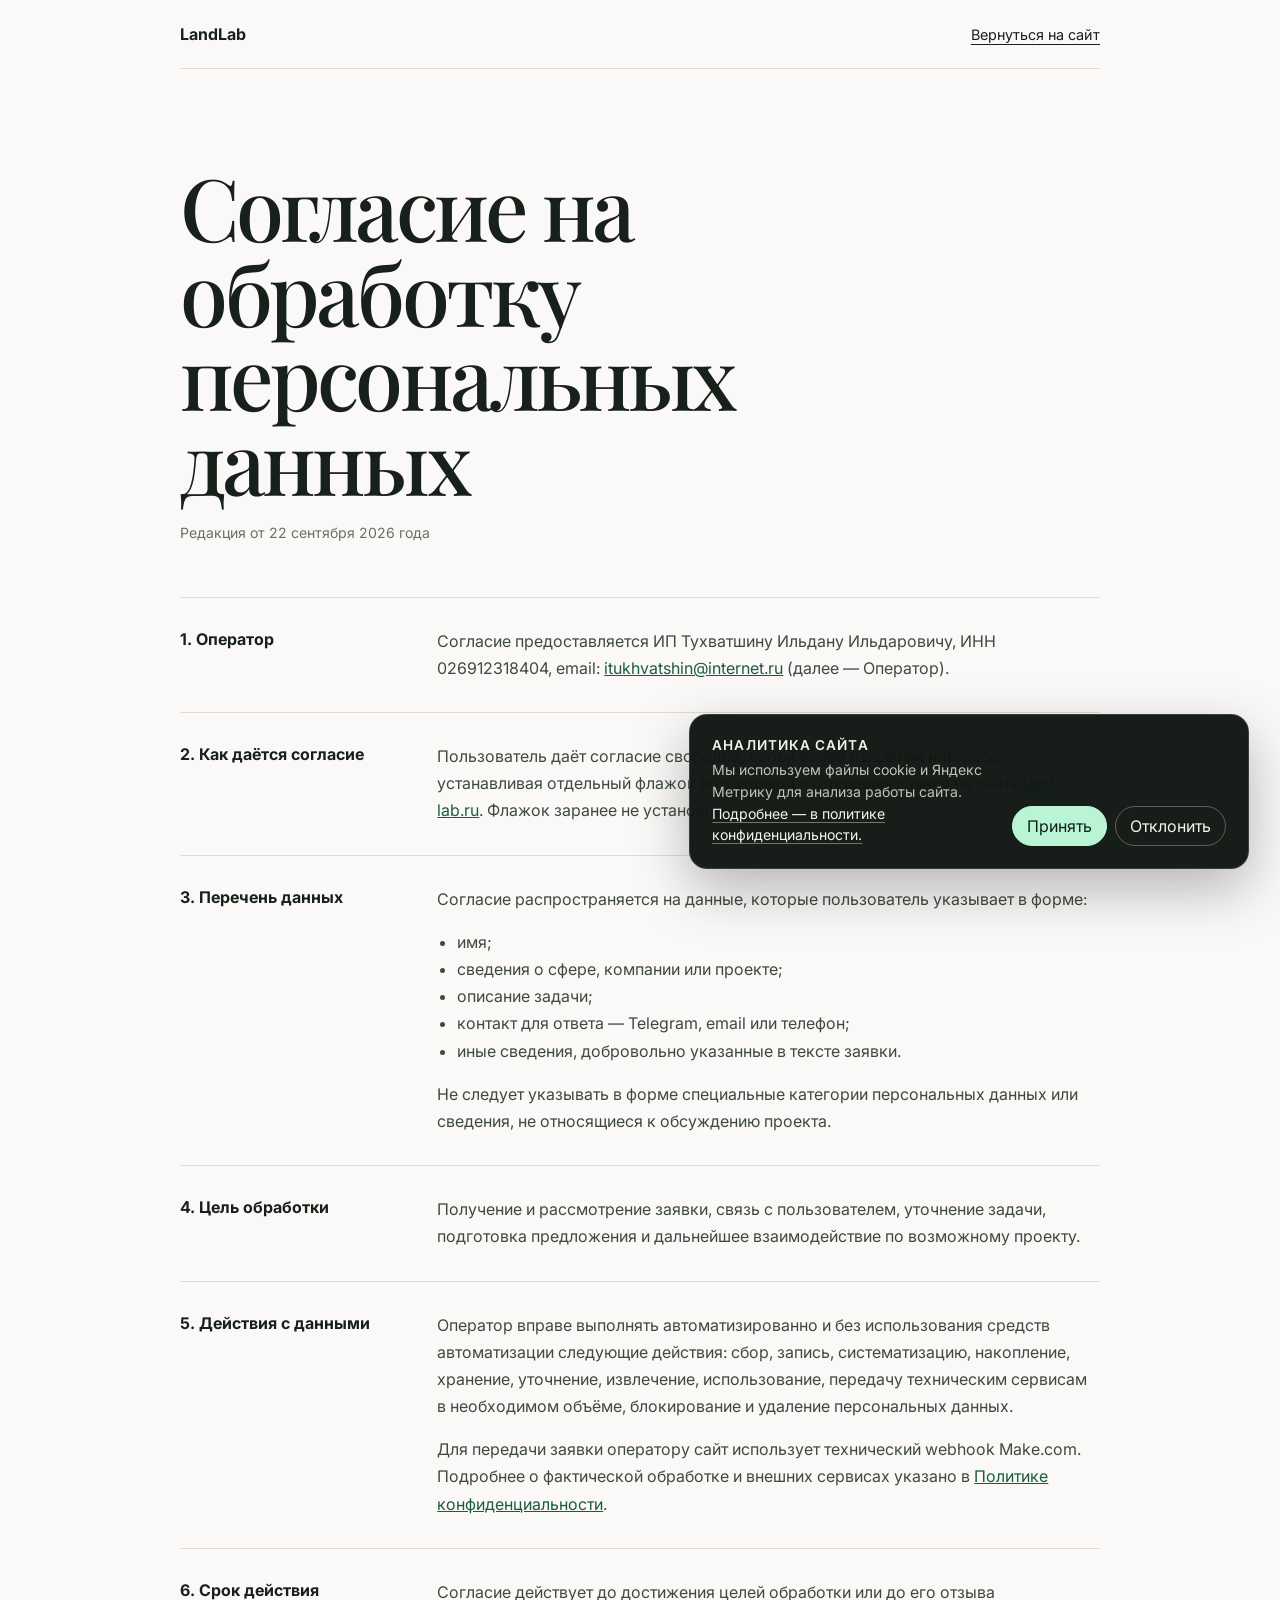
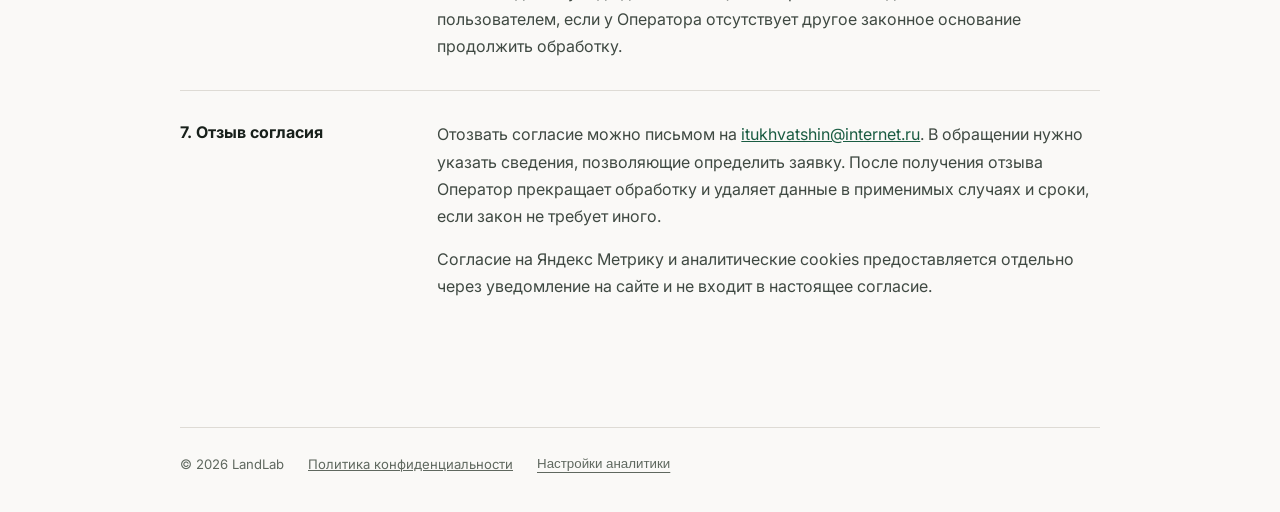
<file: personal-data-consent/index.html>
<!DOCTYPE html>
<html lang="ru">
<head>
  <meta charset="UTF-8" />
  <meta name="viewport" content="width=device-width, initial-scale=1.0" />
  <title>Согласие на обработку персональных данных — LandLab</title>
  <meta name="description" content="Согласие на обработку персональных данных при отправке заявки на сайте LandLab." />
  <link rel="canonical" href="https://land-lab.ru/personal-data-consent/" />
  <link rel="preconnect" href="https://fonts.googleapis.com" />
  <link rel="preconnect" href="https://fonts.gstatic.com" crossorigin />
  <link href="https://fonts.googleapis.com/css2?family=Inter:wght@400;500;600;700&family=Playfair+Display:wght@400;500;600&display=swap" rel="stylesheet" />
  <link rel="stylesheet" href="/privacy.css" />
</head>
<body class="ll-legal-page">
  <header class="ll-legal-header">
    <a class="ll-legal-brand" href="/">LandLab</a>
    <a class="ll-legal-back" href="/">Вернуться на сайт</a>
  </header>

  <main class="ll-legal-main">
    <h1>Согласие на обработку персональных данных</h1>
    <p class="ll-legal-date">Редакция от 22 сентября 2026 года</p>

    <section class="ll-legal-section">
      <h2>1. Оператор</h2>
      <div>
        <p>Согласие предоставляется ИП Тухватшину Ильдану Ильдаровичу, ИНН 026912318404, email: <a href="mailto:itukhvatshin@internet.ru">itukhvatshin@internet.ru</a> (далее — Оператор).</p>
      </div>
    </section>

    <section class="ll-legal-section">
      <h2>2. Как даётся согласие</h2>
      <div>
        <p>Пользователь даёт согласие свободно, своей волей и в своём интересе, устанавливая отдельный флажок под формой и отправляя заявку на сайте <a href="https://land-lab.ru/">land-lab.ru</a>. Флажок заранее не установлен.</p>
      </div>
    </section>

    <section class="ll-legal-section">
      <h2>3. Перечень данных</h2>
      <div>
        <p>Согласие распространяется на данные, которые пользователь указывает в форме:</p>
        <ul>
          <li>имя;</li>
          <li>сведения о сфере, компании или проекте;</li>
          <li>описание задачи;</li>
          <li>контакт для ответа — Telegram, email или телефон;</li>
          <li>иные сведения, добровольно указанные в тексте заявки.</li>
        </ul>
        <p>Не следует указывать в форме специальные категории персональных данных или сведения, не относящиеся к обсуждению проекта.</p>
      </div>
    </section>

    <section class="ll-legal-section">
      <h2>4. Цель обработки</h2>
      <div>
        <p>Получение и рассмотрение заявки, связь с пользователем, уточнение задачи, подготовка предложения и дальнейшее взаимодействие по возможному проекту.</p>
      </div>
    </section>

    <section class="ll-legal-section">
      <h2>5. Действия с данными</h2>
      <div>
        <p>Оператор вправе выполнять автоматизированно и без использования средств автоматизации следующие действия: сбор, запись, систематизацию, накопление, хранение, уточнение, извлечение, использование, передачу техническим сервисам в необходимом объёме, блокирование и удаление персональных данных.</p>
        <p>Для передачи заявки оператору сайт использует технический webhook Make.com. Подробнее о фактической обработке и внешних сервисах указано в <a href="/privacy/">Политике конфиденциальности</a>.</p>
      </div>
    </section>

    <section class="ll-legal-section">
      <h2>6. Срок действия</h2>
      <div>
        <p>Согласие действует до достижения целей обработки или до его отзыва пользователем, если у Оператора отсутствует другое законное основание продолжить обработку.</p>
      </div>
    </section>

    <section class="ll-legal-section">
      <h2>7. Отзыв согласия</h2>
      <div>
        <p>Отозвать согласие можно письмом на <a href="mailto:itukhvatshin@internet.ru">itukhvatshin@internet.ru</a>. В обращении нужно указать сведения, позволяющие определить заявку. После получения отзыва Оператор прекращает обработку и удаляет данные в применимых случаях и сроки, если закон не требует иного.</p>
        <p>Согласие на Яндекс Метрику и аналитические cookies предоставляется отдельно через уведомление на сайте и не входит в настоящее согласие.</p>
      </div>
    </section>
  </main>

  <footer class="ll-legal-footer">
    <span>© 2026 LandLab</span>
    <a href="/privacy/">Политика конфиденциальности</a>
    <button type="button" data-analytics-settings>Настройки аналитики</button>
  </footer>

  <script src="/privacy-consent.js"></script>
</body>
</html>
</file>
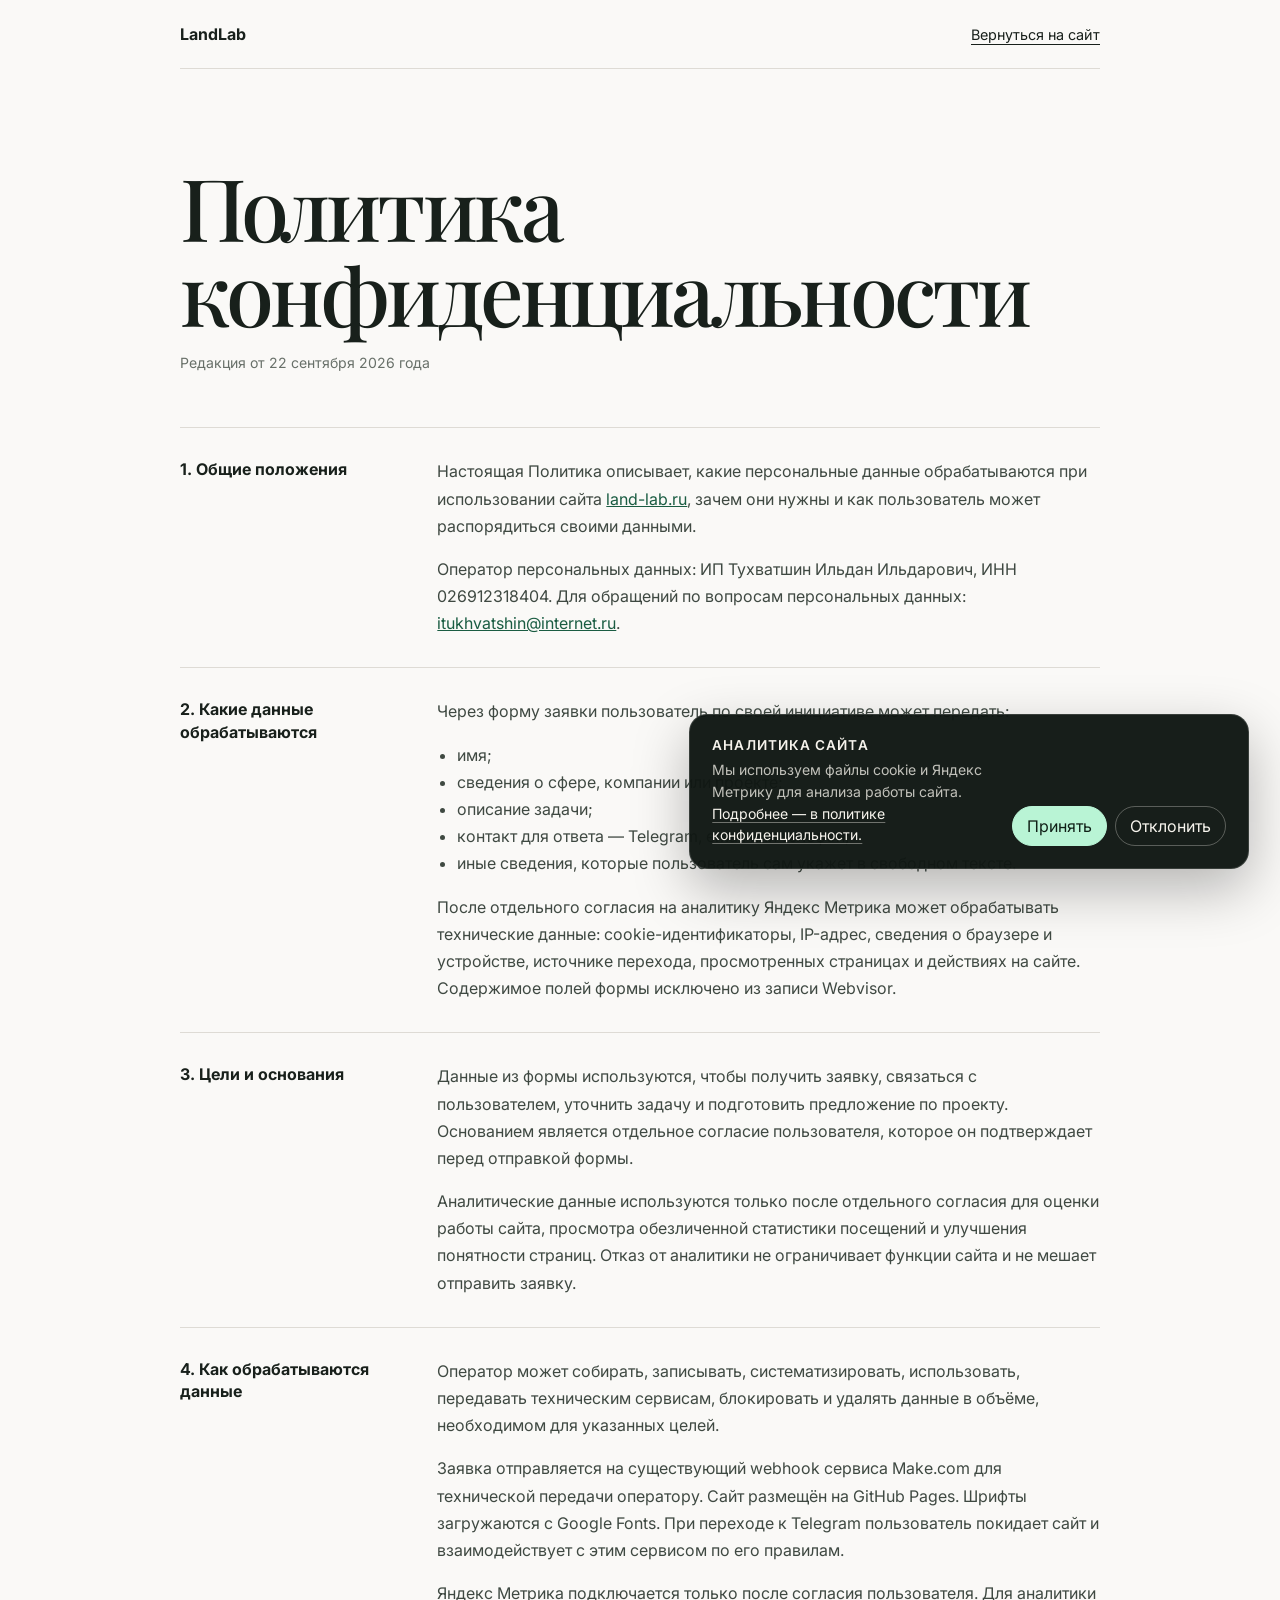
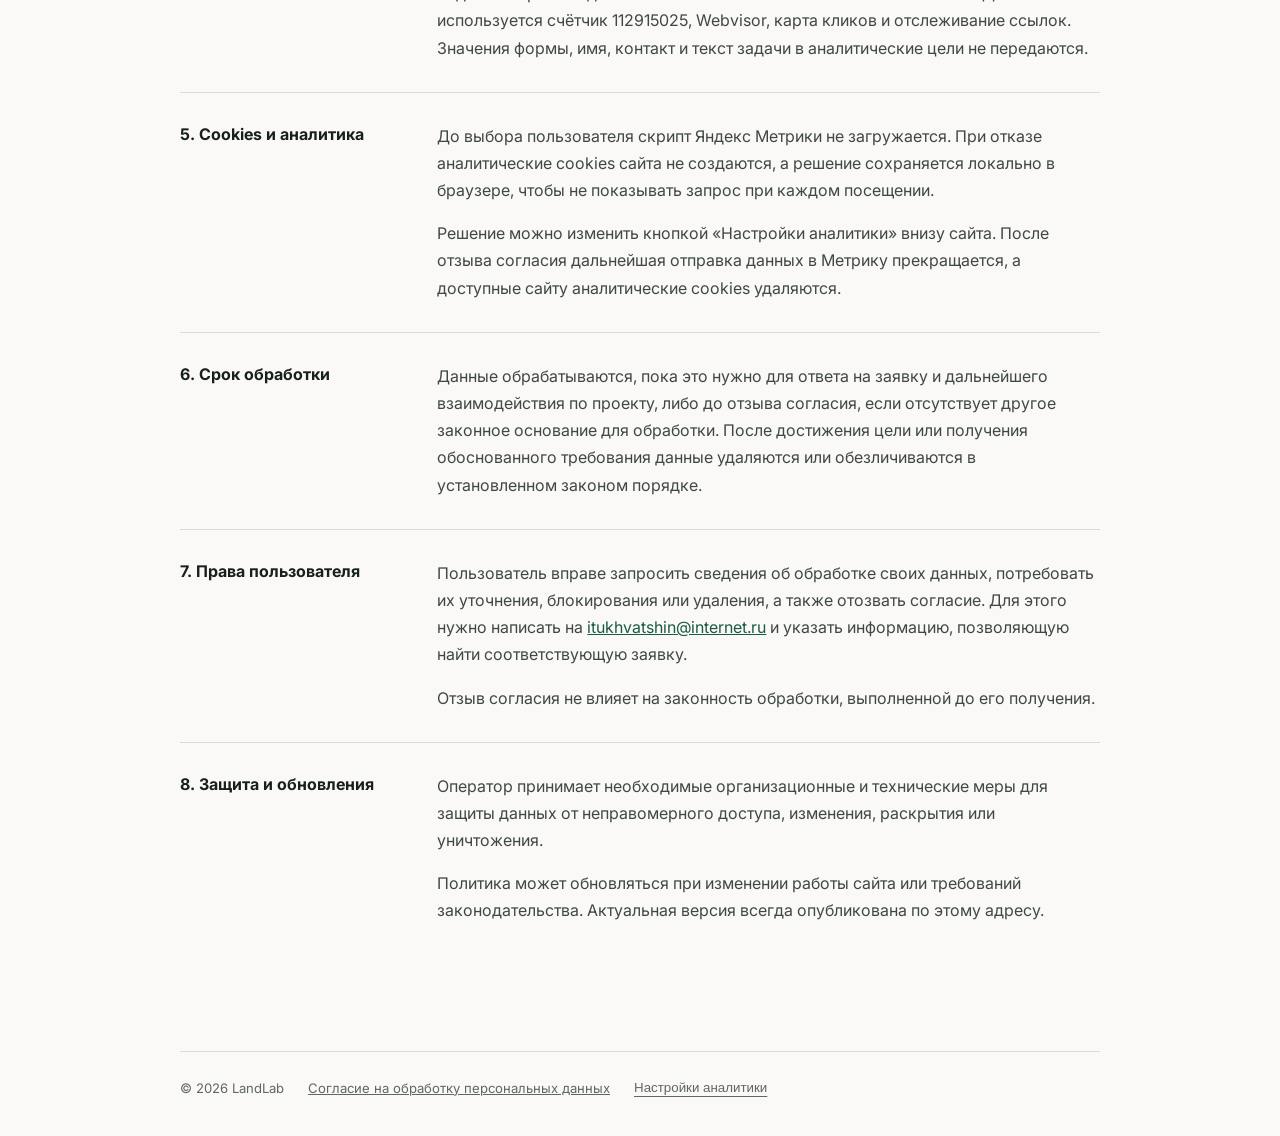
<file: privacy/index.html>
<!DOCTYPE html>
<html lang="ru">
<head>
  <meta charset="UTF-8" />
  <meta name="viewport" content="width=device-width, initial-scale=1.0" />
  <title>Политика конфиденциальности — LandLab</title>
  <meta name="description" content="Политика обработки персональных данных и конфиденциальности сайта LandLab." />
  <link rel="canonical" href="https://land-lab.ru/privacy/" />
  <link rel="preconnect" href="https://fonts.googleapis.com" />
  <link rel="preconnect" href="https://fonts.gstatic.com" crossorigin />
  <link href="https://fonts.googleapis.com/css2?family=Inter:wght@400;500;600;700&family=Playfair+Display:wght@400;500;600&display=swap" rel="stylesheet" />
  <link rel="stylesheet" href="/privacy.css" />
</head>
<body class="ll-legal-page">
  <header class="ll-legal-header">
    <a class="ll-legal-brand" href="/">LandLab</a>
    <a class="ll-legal-back" href="/">Вернуться на сайт</a>
  </header>

  <main class="ll-legal-main">
    <h1>Политика конфиденциальности</h1>
    <p class="ll-legal-date">Редакция от 22 сентября 2026 года</p>

    <section class="ll-legal-section">
      <h2>1. Общие положения</h2>
      <div>
        <p>Настоящая Политика описывает, какие персональные данные обрабатываются при использовании сайта <a href="https://land-lab.ru/">land-lab.ru</a>, зачем они нужны и как пользователь может распорядиться своими данными.</p>
        <p>Оператор персональных данных: ИП Тухватшин Ильдан Ильдарович, ИНН 026912318404. Для обращений по вопросам персональных данных: <a href="mailto:itukhvatshin@internet.ru">itukhvatshin@internet.ru</a>.</p>
      </div>
    </section>

    <section class="ll-legal-section">
      <h2>2. Какие данные обрабатываются</h2>
      <div>
        <p>Через форму заявки пользователь по своей инициативе может передать:</p>
        <ul>
          <li>имя;</li>
          <li>сведения о сфере, компании или проекте;</li>
          <li>описание задачи;</li>
          <li>контакт для ответа — Telegram, email или телефон;</li>
          <li>иные сведения, которые пользователь сам укажет в свободном тексте.</li>
        </ul>
        <p>После отдельного согласия на аналитику Яндекс Метрика может обрабатывать технические данные: cookie-идентификаторы, IP-адрес, сведения о браузере и устройстве, источнике перехода, просмотренных страницах и действиях на сайте. Содержимое полей формы исключено из записи Webvisor.</p>
      </div>
    </section>

    <section class="ll-legal-section">
      <h2>3. Цели и основания</h2>
      <div>
        <p>Данные из формы используются, чтобы получить заявку, связаться с пользователем, уточнить задачу и подготовить предложение по проекту. Основанием является отдельное согласие пользователя, которое он подтверждает перед отправкой формы.</p>
        <p>Аналитические данные используются только после отдельного согласия для оценки работы сайта, просмотра обезличенной статистики посещений и улучшения понятности страниц. Отказ от аналитики не ограничивает функции сайта и не мешает отправить заявку.</p>
      </div>
    </section>

    <section class="ll-legal-section">
      <h2>4. Как обрабатываются данные</h2>
      <div>
        <p>Оператор может собирать, записывать, систематизировать, использовать, передавать техническим сервисам, блокировать и удалять данные в объёме, необходимом для указанных целей.</p>
        <p>Заявка отправляется на существующий webhook сервиса Make.com для технической передачи оператору. Сайт размещён на GitHub Pages. Шрифты загружаются с Google Fonts. При переходе к Telegram пользователь покидает сайт и взаимодействует с этим сервисом по его правилам.</p>
        <p>Яндекс Метрика подключается только после согласия пользователя. Для аналитики используется счётчик 112915025, Webvisor, карта кликов и отслеживание ссылок. Значения формы, имя, контакт и текст задачи в аналитические цели не передаются.</p>
      </div>
    </section>

    <section class="ll-legal-section">
      <h2>5. Cookies и аналитика</h2>
      <div>
        <p>До выбора пользователя скрипт Яндекс Метрики не загружается. При отказе аналитические cookies сайта не создаются, а решение сохраняется локально в браузере, чтобы не показывать запрос при каждом посещении.</p>
        <p>Решение можно изменить кнопкой «Настройки аналитики» внизу сайта. После отзыва согласия дальнейшая отправка данных в Метрику прекращается, а доступные сайту аналитические cookies удаляются.</p>
      </div>
    </section>

    <section class="ll-legal-section">
      <h2>6. Срок обработки</h2>
      <div>
        <p>Данные обрабатываются, пока это нужно для ответа на заявку и дальнейшего взаимодействия по проекту, либо до отзыва согласия, если отсутствует другое законное основание для обработки. После достижения цели или получения обоснованного требования данные удаляются или обезличиваются в установленном законом порядке.</p>
      </div>
    </section>

    <section class="ll-legal-section">
      <h2>7. Права пользователя</h2>
      <div>
        <p>Пользователь вправе запросить сведения об обработке своих данных, потребовать их уточнения, блокирования или удаления, а также отозвать согласие. Для этого нужно написать на <a href="mailto:itukhvatshin@internet.ru">itukhvatshin@internet.ru</a> и указать информацию, позволяющую найти соответствующую заявку.</p>
        <p>Отзыв согласия не влияет на законность обработки, выполненной до его получения.</p>
      </div>
    </section>

    <section class="ll-legal-section">
      <h2>8. Защита и обновления</h2>
      <div>
        <p>Оператор принимает необходимые организационные и технические меры для защиты данных от неправомерного доступа, изменения, раскрытия или уничтожения.</p>
        <p>Политика может обновляться при изменении работы сайта или требований законодательства. Актуальная версия всегда опубликована по этому адресу.</p>
      </div>
    </section>
  </main>

  <footer class="ll-legal-footer">
    <span>© 2026 LandLab</span>
    <a href="/personal-data-consent/">Согласие на обработку персональных данных</a>
    <button type="button" data-analytics-settings>Настройки аналитики</button>
  </footer>

  <script src="/privacy-consent.js"></script>
</body>
</html>
</file>
<file: pass1.css>
/* LandLab redesign — Pass 1: design and motion foundation */
@property --hero-progress {
  syntax: '<number>';
  inherits: true;
  initial-value: 0;
}

@property --approach-progress {
  syntax: '<number>';
  inherits: true;
  initial-value: 0;
}

:root {
  /* Brand color system */
  --ll-canvas: #faf9f7;
  --ll-surface: #f3f0eb;
  --ll-paper: #ffffff;
  --ll-ink: #151815;
  --ll-ink-soft: #292d2a;
  --ll-copy: #555b57;
  --ll-muted: #818783;
  --ll-line: #dcded9;
  --ll-green: #1a5c42;
  --ll-green-deep: #123f2e;
  --ll-green-light: #a3d9c0;
  --ll-green-wash: #eef7f2;
  --ll-night: #101713;
  --ll-night-soft: #18231d;

  /* Typography */
  --ll-font-sans: 'Inter', Arial, sans-serif;
  --ll-font-display: 'Playfair Display', Georgia, serif;
  --ll-step--1: clamp(0.78rem, 0.73rem + 0.18vw, 0.9rem);
  --ll-step-0: clamp(1rem, 0.95rem + 0.22vw, 1.12rem);
  --ll-step-1: clamp(1.18rem, 1.03rem + 0.55vw, 1.55rem);
  --ll-step-2: clamp(1.65rem, 1.25rem + 1.35vw, 2.55rem);
  --ll-step-3: clamp(2.45rem, 1.55rem + 3.4vw, 5.25rem);
  --ll-step-display: clamp(6.5rem, 18vw, 18rem);

  /* Layout */
  --ll-gutter: clamp(1.25rem, 3.2vw, 4.5rem);
  --ll-container: 90rem;
  --ll-grid-gap: clamp(1rem, 2vw, 2.25rem);
  --ll-section: clamp(5rem, 10vw, 10rem);

  /* Shape and depth */
  --ll-radius-sm: 0.35rem;
  --ll-radius-md: 0.75rem;
  --ll-radius-lg: 1.5rem;
  --ll-radius-pill: 999px;
  --ll-header-safe: clamp(5.5rem, 11svh, 7.25rem);
  --ll-shadow-nav: 0 1rem 4rem rgba(12, 32, 23, 0.12);
  --ll-shadow-lift: 0 1.5rem 5rem rgba(12, 32, 23, 0.14);

  /* Motion */
  --ll-fast: 180ms;
  --ll-medium: 420ms;
  --ll-slow: 900ms;
  --ll-ease-out: cubic-bezier(0.16, 1, 0.3, 1);
  --ll-ease-in-out: cubic-bezier(0.65, 0, 0.35, 1);
  --hero-progress: 0;
  --approach-progress: 0;
}

html {
  background: var(--ll-night);
  scroll-behavior: smooth;
  overflow-x: clip;
}

body {
  background: var(--ll-canvas);
  color: var(--ll-ink);
  padding-top: 0 !important;
  overflow-x: clip;
}

body.is-intro-active {
  overflow: hidden;
}

.ll-skip-link {
  position: fixed;
  z-index: 1000;
  top: 0.75rem;
  left: 0.75rem;
  padding: 0.75rem 1rem;
  color: var(--ll-paper);
  background: var(--ll-green);
  border-radius: var(--ll-radius-sm);
  transform: translateY(-160%);
  transition: transform var(--ll-fast) var(--ll-ease-out);
}

.ll-skip-link:focus {
  transform: translateY(0);
}

.ll-sr-only {
  position: absolute !important;
  width: 1px !important;
  height: 1px !important;
  padding: 0 !important;
  margin: -1px !important;
  overflow: hidden !important;
  clip: rect(0, 0, 0, 0) !important;
  white-space: nowrap !important;
  border: 0 !important;
}

/* Short branded intro */
.ll-intro {
  position: fixed;
  inset: 0;
  z-index: 900;
  display: grid;
  place-items: center;
  color: var(--ll-paper);
  background: var(--ll-green-deep);
  isolation: isolate;
  transition: visibility 0s linear 0.78s;
}

.ll-intro::before,
.ll-intro::after {
  content: '';
  position: absolute;
  inset: 0;
  z-index: -1;
  transform-origin: bottom;
  transition: transform 0.68s var(--ll-ease-in-out);
}

.ll-intro::before { background: var(--ll-night-soft); }
.ll-intro::after {
  background: var(--ll-night);
  transform: scaleY(0);
  transform-origin: top;
}

.ll-intro__inner {
  width: min(84vw, 72rem);
  display: grid;
  grid-template-columns: 1fr auto;
  align-items: end;
  gap: 2rem;
}

.ll-intro__brand {
  font: 600 clamp(3.2rem, 11vw, 9.5rem)/0.78 var(--ll-font-display);
  letter-spacing: -0.065em;
  overflow: hidden;
}

.ll-intro__brand span {
  display: inline-block;
  transform: translateY(115%);
  animation: ll-intro-word 0.65s 0.08s var(--ll-ease-out) forwards;
}

.ll-intro__count {
  min-width: 4.6ch;
  font: 500 clamp(1.15rem, 2vw, 1.7rem)/1 var(--ll-font-sans);
  font-variant-numeric: tabular-nums;
  text-align: right;
}

.ll-intro__line {
  position: absolute;
  right: 8vw;
  bottom: 2.5rem;
  left: 8vw;
  height: 1px;
  background: rgba(255,255,255,0.18);
  overflow: hidden;
}

.ll-intro__line::after {
  content: '';
  display: block;
  width: calc(var(--intro-progress, 0) * 100%);
  height: 100%;
  background: var(--ll-green-light);
}

.ll-intro.is-complete {
  visibility: hidden;
}

.ll-intro.is-complete::before { transform: translateY(-100%); }
.ll-intro.is-complete::after { transform: scaleY(1); }
.ll-intro.is-complete .ll-intro__inner {
  transform: translateY(-2rem);
  opacity: 0;
  transition: transform 0.5s var(--ll-ease-out), opacity 0.3s linear;
}

@keyframes ll-intro-word { to { transform: translateY(0); } }

/* Floating navigation */
.ll-nav {
  position: fixed;
  z-index: 300;
  top: 1rem;
  left: 50%;
  width: min(calc(100% - 2rem), 86rem);
  min-height: 3.8rem;
  display: grid;
  grid-template-columns: auto 1fr auto;
  align-items: center;
  gap: 2rem;
  padding: 0.55rem 0.65rem 0.55rem 1.15rem;
  color: var(--ll-paper);
  border: 1px solid rgba(255,255,255,0.16);
  border-radius: var(--ll-radius-pill);
  background: rgba(16, 23, 19, 0.52);
  backdrop-filter: blur(18px) saturate(125%);
  -webkit-backdrop-filter: blur(18px) saturate(125%);
  transform: translate(-50%, -140%);
  transition: transform 0.75s var(--ll-ease-out), background var(--ll-medium) ease,
    color var(--ll-medium) ease, border-color var(--ll-medium) ease,
    box-shadow var(--ll-medium) ease;
}

body.is-ready .ll-nav { transform: translate(-50%, 0); }

.ll-nav[data-scrolled='true'] {
  color: var(--ll-ink);
  border-color: rgba(26,92,66,0.17);
  background: rgba(250,249,247,0.9);
  box-shadow: var(--ll-shadow-nav);
}

.ll-brand {
  display: inline-flex;
  align-items: center;
  gap: 0.65rem;
  color: inherit;
  font-weight: 700;
  text-decoration: none;
  letter-spacing: -0.03em;
}

.ll-brand__mark {
  width: 1.8rem;
  aspect-ratio: 1;
  display: grid;
  place-items: center;
  border-radius: 50%;
  color: var(--ll-paper);
  background: var(--ll-green);
  font-size: 0.62rem;
  letter-spacing: -0.08em;
}

.ll-nav__links {
  justify-self: center;
  display: flex;
  gap: clamp(1.1rem, 2.2vw, 2.5rem);
}

.ll-nav__links a,
.ll-menu__links a {
  position: relative;
  color: inherit;
  font-size: var(--ll-step--1);
  font-weight: 500;
  text-decoration: none;
}

.ll-nav__links a::after {
  content: '';
  position: absolute;
  right: 0;
  bottom: -0.32rem;
  left: 0;
  height: 1px;
  background: currentColor;
  transform: scaleX(0);
  transform-origin: right;
  transition: transform var(--ll-medium) var(--ll-ease-out);
}

.ll-nav__links a:hover::after,
.ll-nav__links a:focus-visible::after {
  transform: scaleX(1);
  transform-origin: left;
}

.ll-nav__cta,
.ll-hero__cta {
  --magnet-x: 0px;
  --magnet-y: 0px;
  display: inline-flex;
  align-items: center;
  justify-content: center;
  gap: 0.75rem;
  min-height: 2.7rem;
  padding: 0 1.25rem;
  color: var(--ll-paper);
  background: var(--ll-green);
  border: 1px solid var(--ll-green);
  border-radius: var(--ll-radius-pill);
  font-size: var(--ll-step--1);
  font-weight: 600;
  text-decoration: none;
  transform: translate3d(var(--magnet-x), var(--magnet-y), 0);
  transition: background var(--ll-fast) ease, color var(--ll-fast) ease,
    transform var(--ll-medium) var(--ll-ease-out);
}

.ll-nav__cta:hover,
.ll-hero__cta:hover { background: var(--ll-green-deep); }

.ll-nav__toggle {
  display: none;
  width: 2.75rem;
  aspect-ratio: 1;
  border: 0;
  border-radius: 50%;
  color: inherit;
  background: rgba(128,128,128,0.12);
  cursor: pointer;
}

.ll-nav__toggle span,
.ll-nav__toggle::before,
.ll-nav__toggle::after {
  content: '';
  display: block;
  width: 1rem;
  height: 1px;
  margin: 0.25rem auto;
  background: currentColor;
  transition: transform var(--ll-medium) var(--ll-ease-out), opacity var(--ll-fast) ease;
}

.ll-nav__toggle[aria-expanded='true'] span { opacity: 0; }
.ll-nav__toggle[aria-expanded='true']::before { transform: translateY(5px) rotate(45deg); }
.ll-nav__toggle[aria-expanded='true']::after { transform: translateY(-5px) rotate(-45deg); }

.ll-menu {
  position: fixed;
  z-index: 280;
  inset: 0;
  display: grid;
  align-content: center;
  padding: 7rem var(--ll-gutter) 3rem;
  color: var(--ll-paper);
  background: var(--ll-green-deep);
  clip-path: inset(0 0 100% 0);
  visibility: hidden;
  transition: clip-path 0.65s var(--ll-ease-in-out), visibility 0s linear 0.65s;
}

.ll-menu.is-open {
  clip-path: inset(0);
  visibility: visible;
  transition-delay: 0s;
}

.ll-menu__links { display: grid; }
.ll-menu__links a {
  padding: 0.55rem 0;
  font-family: var(--ll-font-display);
  font-size: clamp(2.6rem, 12vw, 5.5rem);
  line-height: 0.95;
  border-bottom: 1px solid rgba(255,255,255,0.18);
}

/* Hero: sticky scroll composition */
.ll-hero {
  position: relative;
  height: 190svh;
  color: var(--ll-paper);
  background: var(--ll-night);
}

.ll-hero__sticky {
  position: sticky;
  top: 0;
  height: 100svh;
  min-height: 42rem;
  overflow: hidden;
  isolation: isolate;
}

.ll-hero__grid {
  position: absolute;
  inset: 0;
  opacity: 0.24;
  background-image:
    linear-gradient(rgba(255,255,255,0.09) 1px, transparent 1px),
    linear-gradient(90deg, rgba(255,255,255,0.09) 1px, transparent 1px);
  background-size: 100% 25%, 16.666% 100%;
  mask-image: linear-gradient(to bottom, transparent, #000 18%, #000 82%, transparent);
  transform: translateY(calc(var(--hero-progress) * -4rem));
}

.ll-hero__wash {
  position: absolute;
  z-index: -1;
  width: 42vw;
  aspect-ratio: 1;
  top: 18%;
  left: 29%;
  border-radius: 50%;
  background: var(--ll-green-deep);
  filter: blur(1px);
  transform: translate3d(calc((var(--hero-progress) - 0.5) * 11vw), calc(var(--hero-progress) * 7vh), 0)
    scale(calc(0.72 + var(--hero-progress) * 0.55));
  opacity: calc(0.45 + var(--hero-progress) * 0.45);
}

.ll-hero__eyebrow {
  position: absolute;
  z-index: 4;
  top: clamp(6.7rem, 13vh, 8.5rem);
  left: var(--ll-gutter);
  display: flex;
  align-items: center;
  gap: 0.8rem;
  color: rgba(255,255,255,0.72);
  font-size: var(--ll-step--1);
  letter-spacing: 0.08em;
  text-transform: uppercase;
}

.ll-hero__eyebrow::before {
  content: '';
  width: 2.5rem;
  height: 1px;
  background: var(--ll-green-light);
  transform-origin: left;
  transform: scaleX(0);
  transition: transform 0.8s 1.05s var(--ll-ease-out);
}

body.is-ready .ll-hero__eyebrow::before { transform: scaleX(1); }

.ll-hero__word {
  position: absolute;
  z-index: 1;
  top: 18%;
  right: var(--ll-gutter);
  left: var(--ll-gutter);
  font: 600 var(--ll-step-display)/0.69 var(--ll-font-display);
  font-size: clamp(7rem, min(17.5vw, 26svh), 17rem);
  letter-spacing: -0.085em;
  pointer-events: none;
}

.ll-hero__word-line {
  display: block;
  width: max-content;
  overflow: hidden;
}

.ll-hero__word-line > span {
  display: block;
  transform: translateY(112%);
  transition: transform 1.05s var(--ll-ease-out);
  will-change: transform;
}

.ll-hero__word-line:first-child {
  margin-left: 0;
  transform: translate3d(calc(var(--hero-progress) * -2.5vw), calc(var(--hero-progress) * -4vh), 0)
    scale(calc(1 + var(--hero-progress) * 0.05));
  transform-origin: left center;
}

.ll-hero__word-line:last-child {
  margin-left: auto;
  padding-right: 0;
  color: transparent;
  -webkit-text-stroke: 1.5px rgba(255,255,255,0.88);
  transform: translate3d(calc(var(--hero-progress) * 2.5vw), calc(var(--hero-progress) * 3vh), 0)
    scale(calc(1 + var(--hero-progress) * 0.07));
  transform-origin: right center;
}

body.is-ready .ll-hero__word-line:first-child > span { transform: translateY(0); transition-delay: 0.12s; }
body.is-ready .ll-hero__word-line:last-child > span { transform: translateY(0); transition-delay: 0.24s; }

.ll-hero__content {
  position: absolute;
  z-index: 5;
  right: var(--ll-gutter);
  bottom: clamp(5rem, 9vh, 7rem);
  width: min(35rem, 42vw);
  padding-left: clamp(1rem, 2vw, 2rem);
  border-left: 1px solid rgba(255,255,255,0.28);
  transform: translate3d(0, calc(var(--hero-progress) * -8vh), 0);
}

.ll-hero__title {
  margin: 0 0 1.25rem;
  color: var(--ll-paper);
  font: 500 var(--ll-step-2)/1.08 var(--ll-font-sans);
  letter-spacing: -0.04em;
}

.ll-hero__title span,
.ll-hero__lead,
.ll-hero__actions {
  display: block;
  clip-path: inset(0 0 100% 0);
  transform: translateY(2rem);
  transition: clip-path 0.9s var(--ll-ease-out), transform 0.9s var(--ll-ease-out);
}

body.is-ready .ll-hero__title span,
body.is-ready .ll-hero__lead,
body.is-ready .ll-hero__actions {
  clip-path: inset(0);
  transform: translateY(0);
}

body.is-ready .ll-hero__title span { transition-delay: 0.38s; }
body.is-ready .ll-hero__lead { transition-delay: 0.5s; }
body.is-ready .ll-hero__actions { transition-delay: 0.6s; }

.ll-hero__lead {
  max-width: 32rem;
  margin-bottom: 1.7rem;
  color: rgba(255,255,255,0.68);
  font-size: var(--ll-step-0);
  line-height: 1.62;
}

.ll-hero__actions { display: flex; align-items: center; gap: 1.2rem; }
.ll-hero__cta { min-height: 3.5rem; padding: 0 1.65rem; font-size: 0.98rem; }
.ll-hero__work-link {
  color: var(--ll-paper);
  text-decoration: none;
  border-bottom: 1px solid rgba(255,255,255,0.36);
  transition: border-color var(--ll-fast) ease;
}
.ll-hero__work-link:hover { border-color: var(--ll-paper); }

.ll-hero__rail {
  position: absolute;
  z-index: 3;
  bottom: clamp(2rem, 5vh, 3.5rem);
  left: var(--ll-gutter);
  display: flex;
  gap: 1.5rem;
  color: rgba(255,255,255,0.52);
  font-size: var(--ll-step--1);
}

.ll-hero__rail span { white-space: nowrap; }
.ll-hero__rail span::before { content: '•'; margin-right: 0.55rem; color: var(--ll-green-light); }

.ll-hero__scroll {
  position: absolute;
  z-index: 4;
  right: var(--ll-gutter);
  bottom: 1.5rem;
  display: flex;
  align-items: center;
  gap: 0.6rem;
  color: rgba(255,255,255,0.5);
  font-size: 0.72rem;
  letter-spacing: 0.08em;
  text-transform: uppercase;
  writing-mode: vertical-rl;
}

.ll-hero__scroll::after {
  content: '';
  width: 1px;
  height: 3.5rem;
  background: linear-gradient(to bottom, var(--ll-green-light) 50%, rgba(255,255,255,0.2) 50%);
  background-size: 100% 200%;
  animation: ll-scroll-cue 1.8s var(--ll-ease-in-out) infinite;
}

@keyframes ll-scroll-cue { to { background-position: 0 100%; } }

/* First post-hero scene */
.ll-approach {
  position: relative;
  z-index: 10;
  height: 175svh;
  margin-top: -1px;
  background: var(--ll-night);
}

.ll-approach__sticky {
  position: sticky;
  top: 0;
  height: 100svh;
  min-height: 42rem;
  overflow: hidden;
  color: var(--ll-ink);
  background: var(--ll-canvas);
  clip-path: inset(var(--approach-inset-y, 8%) var(--approach-inset-x, 3%) 0 round var(--approach-radius, 2.2rem));
}

.ll-approach__inner {
  width: min(100%, var(--ll-container));
  height: 100%;
  margin: auto;
  display: grid;
  grid-template-columns: minmax(9rem, 0.7fr) minmax(0, 3fr) minmax(15rem, 1fr);
  gap: var(--ll-grid-gap);
  align-items: center;
  padding: clamp(6.5rem, 12vh, 9rem) var(--ll-gutter) clamp(3rem, 7vh, 5rem);
}

.ll-approach__index {
  align-self: start;
  display: flex;
  align-items: center;
  gap: 0.75rem;
  color: var(--ll-green);
  font-size: var(--ll-step--1);
  font-weight: 600;
  letter-spacing: 0.08em;
  text-transform: uppercase;
}

.ll-approach__index::before { content: ''; width: 2rem; height: 1px; background: currentColor; }

.ll-approach__statement {
  align-self: center;
  max-width: 65rem;
}

.ll-approach__title {
  margin: 0;
  font: 500 var(--ll-step-3)/0.98 var(--ll-font-display);
  letter-spacing: -0.045em;
}

.ll-mask-line { display: block; overflow: hidden; padding-bottom: 0.09em; }
.ll-mask-line > span {
  display: block;
  transform: translateY(calc((1 - var(--line-progress, 0)) * 112%));
  will-change: transform;
}
.ll-mask-line:nth-child(2) > span { color: var(--ll-green); }

.ll-approach__note {
  align-self: end;
  padding-top: 1.4rem;
  border-top: 1px solid var(--ll-line);
  color: var(--ll-copy);
  font-size: var(--ll-step-0);
  line-height: 1.65;
  transform: translateY(calc((1 - var(--note-progress, 0)) * 2.5rem));
  opacity: var(--note-progress, 0);
}

.ll-approach__path {
  position: absolute;
  right: var(--ll-gutter);
  bottom: 2.3rem;
  left: var(--ll-gutter);
  display: grid;
  grid-template-columns: repeat(3, 1fr);
  gap: 1px;
  background: var(--ll-line);
  border-top: 1px solid var(--ll-line);
}

.ll-approach__step {
  display: flex;
  align-items: baseline;
  gap: 0.75rem;
  padding: 1rem 0.75rem;
  background: var(--ll-canvas);
  color: var(--ll-muted);
  font-size: var(--ll-step--1);
}

.ll-approach__step b { color: var(--ll-green); font-variant-numeric: tabular-nums; }

/* Legacy top is kept in source for safe Pass 1 rollback, but removed from UI. */
#legacy-hdr,
#legacy-hero,
#legacy-approach,
.ll-legacy-divider,
#mob-fab,
#mob-overlay { display: none !important; }

/* Refresh the inherited lower-page system without redesigning its structure. */
.wrap { max-width: var(--ll-container); padding-inline: var(--ll-gutter); }
.sec-h { font-size: clamp(2.25rem, 4vw, 4.6rem); line-height: 1; letter-spacing: -0.045em; }
.sec-label { color: var(--ll-green); }
.btn { border-radius: var(--ll-radius-pill); }
.product-card,
.scenario-card,
.value-grid { border-radius: var(--ll-radius-md); }

:focus-visible {
  outline: 2px solid var(--ll-green-light);
  outline-offset: 4px;
}

@media (max-width: 900px) {
  .ll-nav { grid-template-columns: auto 1fr auto; }
  .ll-nav__links,
  .ll-nav__cta { display: none; }
  .ll-nav__toggle { display: block; justify-self: end; }

  .ll-hero { height: 165svh; }
  .ll-hero__sticky { min-height: 38rem; }
  .ll-hero__word { top: 21%; font-size: clamp(6.2rem, min(20vw, 22svh), 10.5rem); }
  .ll-hero__content { right: var(--ll-gutter); bottom: 12vh; width: min(34rem, 65vw); }
  .ll-hero__rail { gap: 0.85rem; flex-wrap: wrap; max-width: 55vw; }

  .ll-approach { height: 155svh; }
  .ll-approach__sticky { min-height: 42rem; }
  .ll-approach__inner {
    grid-template-columns: 7rem 1fr;
    grid-template-rows: auto 1fr auto;
    align-items: start;
  }
  .ll-approach__statement { grid-column: 2; align-self: center; }
  .ll-approach__note { grid-column: 2; align-self: end; max-width: 30rem; }
}

@media (max-width: 600px) {
  :root { --ll-gutter: 1.25rem; }
  .ll-intro__inner { grid-template-columns: 1fr; gap: 1.2rem; }
  .ll-intro__count { text-align: left; }
  .ll-nav { top: 0.75rem; width: calc(100% - 1rem); min-height: 3.4rem; padding-left: 0.9rem; }

  .ll-hero { height: 148svh; }
  .ll-hero__sticky { min-height: 39rem; }
  .ll-hero__eyebrow { top: 6rem; letter-spacing: 0.045em; text-transform: none; }
  .ll-hero__word { top: 20%; font-size: clamp(5.9rem, 26vw, 7.3rem); line-height: 0.72; }
  .ll-hero__word-line:first-child {
    transform: translate3d(calc(var(--hero-progress) * -1.6vw), calc(var(--hero-progress) * -2vh), 0)
      scale(calc(1 + var(--hero-progress) * 0.04));
  }
  .ll-hero__word-line:last-child {
    transform: translate3d(calc(var(--hero-progress) * 1.6vw), calc(var(--hero-progress) * 2vh), 0)
      scale(calc(1 + var(--hero-progress) * 0.05));
  }
  .ll-hero__wash { width: 85vw; top: 25%; left: 8%; }
  .ll-hero__content {
    right: var(--ll-gutter);
    bottom: 10vh;
    left: var(--ll-gutter);
    width: auto;
    padding-left: 1rem;
    transform: translate3d(0, calc(var(--hero-progress) * -3vh), 0);
  }
  .ll-hero__title { font-size: clamp(1.55rem, 7vw, 2rem); }
  .ll-hero__lead { font-size: 0.98rem; margin-bottom: 1.25rem; }
  .ll-hero__actions { align-items: flex-start; flex-direction: column; gap: 0.9rem; }
  .ll-hero__cta { min-height: 3.2rem; }
  .ll-hero__rail { bottom: 1.2rem; max-width: calc(100% - 5rem); gap: 0.45rem 0.8rem; font-size: 0.7rem; }
  .ll-hero__scroll { display: none; }

  .ll-approach { height: 138svh; }
  .ll-approach__sticky { min-height: 43rem; }
  .ll-approach__inner {
    grid-template-columns: 1fr;
    grid-template-rows: auto 1fr auto;
    gap: 1rem;
    padding-top: 6.5rem;
    padding-bottom: 8.5rem;
  }
  .ll-approach__statement,
  .ll-approach__note { grid-column: 1; }
  .ll-approach__statement { align-self: center; }
  .ll-approach__title { font-size: clamp(2.45rem, 11.5vw, 4rem); line-height: 1.02; }
  .ll-approach__note { font-size: 0.96rem; }
  .ll-approach__path { right: var(--ll-gutter); bottom: 1.2rem; left: var(--ll-gutter); }
  .ll-approach__step { display: grid; gap: 0.15rem; padding: 0.7rem 0.3rem; font-size: 0.68rem; }
}

@media (prefers-reduced-motion: reduce) {
  html { scroll-behavior: auto; }
  .ll-intro { display: none; }
  .ll-nav { transform: translate(-50%, 0); transition: none; }
  .ll-hero,
  .ll-approach { height: auto; }
  .ll-hero__sticky,
  .ll-approach__sticky { position: relative; min-height: 100svh; }
  .ll-hero__word-line,
  .ll-hero__content,
  .ll-hero__grid,
  .ll-hero__wash { transform: none !important; }
  .ll-hero__word-line > span,
  .ll-hero__title span,
  .ll-hero__lead,
  .ll-hero__actions,
  .ll-mask-line > span,
  .ll-approach__note {
    transform: none !important;
    clip-path: none !important;
    opacity: 1 !important;
    transition: none !important;
  }
  .ll-approach__sticky { clip-path: none; }
  .ll-hero__scroll::after { animation: none; }
  *, *::before, *::after { scroll-behavior: auto !important; }
}

/* `?motion=reduce` mirrors the OS preference for deterministic QA. */
html[data-motion='reduced'] { scroll-behavior: auto; }
html[data-motion='reduced'] .ll-intro { display: none; }
html[data-motion='reduced'] .ll-nav { transform: translate(-50%, 0); transition: none; }
html[data-motion='reduced'] .ll-hero,
html[data-motion='reduced'] .ll-approach { height: auto; }
html[data-motion='reduced'] .ll-hero__sticky,
html[data-motion='reduced'] .ll-approach__sticky { position: relative; min-height: 100svh; }
html[data-motion='reduced'] .ll-hero__word-line,
html[data-motion='reduced'] .ll-hero__content,
html[data-motion='reduced'] .ll-hero__grid,
html[data-motion='reduced'] .ll-hero__wash { transform: none !important; }
html[data-motion='reduced'] .ll-hero__word-line > span,
html[data-motion='reduced'] .ll-hero__title span,
html[data-motion='reduced'] .ll-hero__lead,
html[data-motion='reduced'] .ll-hero__actions,
html[data-motion='reduced'] .ll-mask-line > span,
html[data-motion='reduced'] .ll-approach__note {
  transform: none !important;
  clip-path: none !important;
  opacity: 1 !important;
  transition: none !important;
}
html[data-motion='reduced'] .ll-approach__sticky { clip-path: none; }
html[data-motion='reduced'] .ll-hero__scroll::after { animation: none; }
</file>
<file: pass2.css>
/* LandLab redesign — Pass 2: services, work and scroll choreography */
@property --services-progress {
  syntax: '<number>';
  inherits: true;
  initial-value: 0;
}

@property --work-intro-progress {
  syntax: '<number>';
  inherits: true;
  initial-value: 0;
}

:root {
  --ll-scene-fast: 320ms;
  --ll-scene-medium: 680ms;
  --ll-scene-slow: 1100ms;
  --ll-ease-emphasized: cubic-bezier(0.76, 0, 0.24, 1);
  --services-progress: 0;
  --work-intro-progress: 0;
}

.ll-visually-hidden {
  position: absolute !important;
  width: 1px !important;
  height: 1px !important;
  padding: 0 !important;
  margin: -1px !important;
  overflow: hidden !important;
  clip: rect(0, 0, 0, 0) !important;
  white-space: nowrap !important;
  border: 0 !important;
}

.ll-kicker {
  display: flex;
  align-items: center;
  gap: 0.7rem;
  color: rgba(255, 255, 255, 0.68);
  font-family: var(--ll-font-sans);
  font-size: var(--ll-step--1);
  font-weight: 500;
  letter-spacing: 0.06em;
}

.ll-kicker span {
  color: var(--ll-green-light);
  font-variant-numeric: tabular-nums;
}

/* Services: one pinned scene with five continuous states. */
.ll-services {
  position: relative;
  z-index: 2;
  height: 510svh;
  margin-top: -1px;
  background: var(--ll-canvas);
  --services-inset: 7%;
  --service-accent-x: 0;
}

.ll-services__sticky {
  position: sticky;
  top: 0;
  height: 100svh;
  min-height: 42rem;
  overflow: clip;
}

.ll-services__surface {
  position: absolute;
  inset: 0;
  overflow: hidden;
  color: var(--ll-paper);
  background:
    linear-gradient(115deg, rgba(26, 92, 66, 0.18), transparent 35%),
    var(--ll-night);
  clip-path: inset(var(--services-inset) 0 0 0 round calc(var(--services-inset) * 0.3));
  will-change: clip-path;
}

.ll-services__surface::before {
  content: '';
  position: absolute;
  width: min(44vw, 42rem);
  aspect-ratio: 1;
  right: -14vw;
  top: 26%;
  border: 1px solid rgba(163, 217, 192, 0.18);
  border-radius: 50%;
  transform: translate3d(calc(var(--service-accent-x) * -8vw), 0, 0)
    scale(calc(0.74 + var(--services-progress) * 0.38));
  opacity: 0.8;
  will-change: transform;
}

.ll-services__surface::after {
  content: '';
  position: absolute;
  width: 1px;
  height: 42vh;
  right: 16vw;
  top: 29%;
  background: linear-gradient(transparent, var(--ll-green-light), transparent);
  transform: rotate(calc(-18deg + var(--services-progress) * 34deg));
  transform-origin: center;
  opacity: 0.34;
  will-change: transform;
}

.ll-services__grid {
  position: absolute;
  inset: 0;
  pointer-events: none;
  background-image:
    linear-gradient(rgba(255, 255, 255, 0.045) 1px, transparent 1px),
    linear-gradient(90deg, rgba(255, 255, 255, 0.045) 1px, transparent 1px);
  background-size: 25% 25%;
  mask-image: linear-gradient(to bottom, transparent, #000 18%, #000 80%, transparent);
  transform: translate3d(0, calc(var(--services-progress) * -2.5rem), 0);
}

.ll-services__header,
.ll-services__footer,
.ll-services__stage {
  position: absolute;
  z-index: 2;
  right: var(--ll-gutter);
  left: var(--ll-gutter);
  max-width: var(--ll-container);
  margin-inline: auto;
}

.ll-services__header {
  top: clamp(5.2rem, 9vh, 7rem);
  display: flex;
  align-items: flex-start;
  justify-content: space-between;
  gap: 2rem;
}

.ll-services__summary {
  width: min(32rem, 38vw);
  color: rgba(255, 255, 255, 0.62);
  font-size: var(--ll-step--1);
  line-height: 1.55;
  text-wrap: balance;
}

.ll-services__stage {
  top: clamp(10.5rem, 18vh, 13rem);
  bottom: clamp(6.5rem, 11vh, 8.5rem);
}

.ll-services__counter {
  position: absolute;
  z-index: 4;
  left: 0;
  top: 0;
  display: flex;
  align-items: baseline;
  gap: 0.35rem;
  color: var(--ll-paper);
  font-variant-numeric: tabular-nums;
}

.ll-services__counter-current {
  font-family: var(--ll-font-display);
  font-size: clamp(3rem, 5vw, 5.4rem);
  line-height: 0.9;
}

.ll-services__counter-total {
  color: rgba(255, 255, 255, 0.36);
  font-size: var(--ll-step--1);
}

.ll-services__items {
  position: absolute;
  inset: 0 0 4.2rem;
}

.ll-service {
  --service-shift: 120%;
  --service-opacity: 0;
  --service-scale: 0.96;
  position: absolute;
  inset: 0;
  display: grid;
  grid-template-columns: minmax(0, 7fr) minmax(18rem, 4fr);
  gap: clamp(2rem, 5vw, 6rem);
  align-items: center;
  padding-top: 2.5rem;
  opacity: var(--service-opacity);
  transform: translate3d(0, var(--service-shift), 0) scale(var(--service-scale));
  transform-origin: 18% 60%;
  pointer-events: none;
  will-change: transform, opacity;
}

.ll-service.is-active { pointer-events: auto; }

.ll-service__title-wrap {
  overflow: hidden;
  padding: 0.08em 0 0.14em;
}

.ll-service__title {
  max-width: 9ch;
  color: var(--ll-paper);
  font-family: var(--ll-font-display);
  font-size: clamp(4.7rem, 9.4vw, 10.2rem);
  font-weight: 500;
  letter-spacing: -0.075em;
  line-height: 0.79;
  text-wrap: balance;
}

.ll-service:nth-child(4) .ll-service__title {
  font-size: clamp(3.9rem, 7.6vw, 8.4rem);
}

.ll-service__details {
  align-self: center;
  padding-left: clamp(1.5rem, 3vw, 3rem);
  border-left: 1px solid rgba(255, 255, 255, 0.18);
}

.ll-service__lead {
  max-width: 30rem;
  margin-bottom: clamp(1.5rem, 3vh, 2.4rem);
  color: var(--ll-paper);
  font-family: var(--ll-font-display);
  font-size: clamp(1.4rem, 2.25vw, 2.35rem);
  line-height: 1.13;
  text-wrap: balance;
}

.ll-service__facts {
  display: grid;
  gap: 1rem;
  margin: 0 0 1.8rem;
}

.ll-service__facts div {
  display: grid;
  grid-template-columns: 7rem 1fr;
  gap: 1rem;
  padding-top: 0.85rem;
  border-top: 1px solid rgba(255, 255, 255, 0.14);
}

.ll-service__facts dt,
.ll-service__price span {
  color: var(--ll-green-light);
  font-size: 0.7rem;
  font-weight: 600;
  letter-spacing: 0.06em;
  text-transform: uppercase;
}

.ll-service__facts dd {
  color: rgba(255, 255, 255, 0.68);
  font-size: clamp(0.78rem, 0.8vw, 0.92rem);
  line-height: 1.5;
}

.ll-service__price {
  display: flex;
  align-items: baseline;
  justify-content: space-between;
  gap: 1rem;
  color: var(--ll-paper);
  font-family: var(--ll-font-display);
  font-size: clamp(1.55rem, 2.2vw, 2.3rem);
  font-variant-numeric: tabular-nums;
}

.ll-services__progress {
  position: absolute;
  right: 0;
  bottom: 0;
  left: 0;
  padding-top: 0.8rem;
  border-top: 1px solid rgba(255, 255, 255, 0.16);
}

.ll-services__progress-fill {
  position: absolute;
  top: -1px;
  left: 0;
  width: 100%;
  height: 2px;
  background: var(--ll-green-light);
  transform: scaleX(var(--services-progress));
  transform-origin: left;
  will-change: transform;
}

.ll-services__progress ol {
  display: grid;
  grid-template-columns: repeat(5, 1fr);
  gap: 0.6rem;
  list-style: none;
}

.ll-services__progress li {
  display: flex;
  gap: 0.45rem;
  color: rgba(255, 255, 255, 0.29);
  font-size: 0.66rem;
  transition: color var(--ll-scene-fast) var(--ll-ease-out);
}

.ll-services__progress li.is-active { color: var(--ll-paper); }
.ll-services__progress li span { color: var(--ll-green-light); font-variant-numeric: tabular-nums; }
.ll-services__progress li b { font-weight: 500; }

.ll-services__footer {
  bottom: clamp(1.25rem, 2.3vh, 2rem);
  display: flex;
  align-items: center;
  justify-content: space-between;
  gap: 1rem;
}

.ll-services__footer p {
  max-width: 38rem;
  color: rgba(255, 255, 255, 0.45);
  font-size: 0.72rem;
  line-height: 1.4;
}

.ll-services__footer a,
.ll-work-outro a {
  display: inline-flex;
  align-items: center;
  gap: 0.75rem;
  color: var(--ll-paper);
  font-size: 0.78rem;
  font-weight: 600;
  text-decoration: none;
  border-bottom: 1px solid rgba(255, 255, 255, 0.38);
  padding-bottom: 0.25rem;
}

/* Typographic bridge from the service scene to the portfolio. */
.ll-work-intro {
  position: relative;
  z-index: 3;
  height: 190svh;
  color: var(--ll-paper);
  background: var(--ll-night);
}

.ll-work-intro__sticky {
  position: sticky;
  top: 0;
  height: 100svh;
  min-height: 42rem;
  overflow: clip;
  padding: clamp(5.2rem, 9vh, 7rem) var(--ll-gutter) 3rem;
}

.ll-work-intro__sticky::before {
  content: '';
  position: absolute;
  inset: 0;
  background: var(--ll-green-deep);
  clip-path: inset(calc((1 - var(--work-intro-progress)) * 50%) 0);
  opacity: 0.35;
  will-change: clip-path;
}

.ll-work-intro .ll-kicker { position: relative; z-index: 2; }

.ll-work-intro__words {
  position: absolute;
  z-index: 1;
  top: 50%;
  right: 0;
  left: 0;
  display: grid;
  transform: translateY(-51%);
  color: var(--ll-paper);
  font-family: var(--ll-font-display);
  font-size: clamp(7rem, 19vw, 20rem);
  font-weight: 500;
  letter-spacing: -0.085em;
  line-height: 0.69;
  text-transform: uppercase;
}

.ll-work-intro__words span {
  white-space: nowrap;
  will-change: transform;
}

.ll-work-intro__words span:first-child {
  transform: translate3d(calc((1 - var(--work-intro-progress)) * -30vw), 0, 0)
    scale(calc(0.88 + var(--work-intro-progress) * 0.12));
}

.ll-work-intro__words span:last-child {
  justify-self: end;
  padding-right: 0.05em;
  color: transparent;
  -webkit-text-stroke: 1px rgba(255, 255, 255, 0.72);
  transform: translate3d(calc((1 - var(--work-intro-progress)) * 34vw), 0, 0)
    scale(calc(0.9 + var(--work-intro-progress) * 0.1));
}

.ll-work-intro__note {
  position: absolute;
  z-index: 2;
  right: var(--ll-gutter);
  bottom: 3.4rem;
  width: min(34rem, 42vw);
  color: rgba(255, 255, 255, 0.66);
  font-size: var(--ll-step--1);
  line-height: 1.55;
  transform: translate3d(0, calc((1 - var(--work-intro-progress)) * 2.5rem), 0);
  opacity: var(--work-intro-progress);
}

.ll-work-intro__line {
  position: absolute;
  right: var(--ll-gutter);
  bottom: 1.7rem;
  left: var(--ll-gutter);
  height: 1px;
  background: rgba(255, 255, 255, 0.16);
}

.ll-work-intro__line::after {
  content: '';
  position: absolute;
  inset: 0;
  background: var(--ll-green-light);
  transform: scaleX(var(--work-intro-progress));
  transform-origin: left;
}

/* Cases: large pinned canvases with a masked, breathing screenshot. */
.ll-work {
  position: relative;
  z-index: 4;
  color: var(--ll-paper);
  background: var(--ll-night);
}

.ll-case {
  --case-progress: 0;
  --case-reveal: 0;
  position: relative;
  height: 145svh;
  border-top: 1px solid rgba(255, 255, 255, 0.12);
  background: var(--ll-night);
}

.ll-case:nth-child(2) { background: #131a16; }
.ll-case:nth-child(3) { background: #10271d; }
.ll-case:nth-child(4) { background: #111713; }

.ll-case__sticky {
  position: sticky;
  top: 0;
  display: grid;
  grid-template-columns: repeat(12, minmax(0, 1fr));
  grid-template-rows: auto 1fr;
  gap: clamp(1.2rem, 2.2vw, 2.4rem);
  height: 100svh;
  min-height: 44rem;
  overflow: clip;
  padding: clamp(5.2rem, 8.5vh, 6.8rem) var(--ll-gutter) clamp(2rem, 4vh, 3.5rem);
}

.ll-case__head {
  grid-column: 1 / -1;
  display: grid;
  grid-template-columns: 1.2fr 7.8fr 3fr;
  gap: var(--ll-grid-gap);
  align-items: end;
}

.ll-case__number,
.ll-case__category {
  color: rgba(255, 255, 255, 0.5);
  font-size: clamp(0.68rem, 0.75vw, 0.82rem);
  letter-spacing: 0.035em;
  line-height: 1.4;
}

.ll-case__number { color: var(--ll-green-light); font-variant-numeric: tabular-nums; }
.ll-case__category { text-align: right; }

.ll-case__title {
  color: var(--ll-paper);
  font-family: var(--ll-font-display);
  font-size: clamp(3.5rem, 6.8vw, 7.4rem);
  font-weight: 500;
  letter-spacing: -0.065em;
  line-height: 0.82;
  transform: translate3d(calc((1 - var(--case-reveal)) * 7vw), 0, 0);
  will-change: transform;
}

.ll-case__visual {
  position: relative;
  grid-column: 1 / span 8;
  align-self: center;
  display: block;
  overflow: hidden;
  aspect-ratio: 1280 / 607;
  color: var(--ll-paper);
  background: var(--ll-ink-soft);
  clip-path: inset(0 calc((1 - var(--case-reveal)) * 14%) 0 calc((1 - var(--case-reveal)) * 4%));
  text-decoration: none;
  box-shadow: 0 2rem 8rem rgba(0, 0, 0, 0.28);
  will-change: clip-path, transform;
}

.ll-case__visual::after {
  content: '';
  position: absolute;
  inset: 0;
  background: linear-gradient(115deg, transparent 58%, rgba(7, 14, 10, 0.36));
  opacity: calc(1 - var(--case-reveal) * 0.7);
  transition: opacity var(--ll-scene-medium) var(--ll-ease-out);
}

.ll-case__visual img {
  display: block;
  width: 100%;
  height: 100%;
  object-fit: cover;
  object-position: top;
  transform: translate3d(0, calc((0.5 - var(--case-progress)) * 2.8rem), 0)
    scale(calc(1.09 - var(--case-reveal) * 0.09));
  transform-origin: center top;
  filter: saturate(0.93) contrast(1.01);
  will-change: transform;
}

.ll-case__visit {
  position: absolute;
  z-index: 2;
  right: 1.1rem;
  bottom: 1.1rem;
  display: flex;
  align-items: center;
  gap: 0.7rem;
  padding: 0.68rem 0.9rem;
  color: var(--ll-night);
  background: rgba(250, 249, 247, 0.94);
  border-radius: var(--ll-radius-pill);
  font-size: 0.72rem;
  font-weight: 600;
  transform: translate3d(0, calc((1 - var(--case-reveal)) * 1.5rem), 0);
  opacity: var(--case-reveal);
  transition: background var(--ll-fast), color var(--ll-fast);
}

.ll-case__visual:hover .ll-case__visit,
.ll-case__visual:focus-visible .ll-case__visit {
  color: var(--ll-paper);
  background: var(--ll-green);
}

.ll-case__copy {
  grid-column: 9 / -1;
  align-self: center;
  display: grid;
  gap: clamp(1.5rem, 3vh, 2.5rem);
  padding-left: clamp(1rem, 2vw, 2.5rem);
  transform: translate3d(0, calc((1 - var(--case-reveal)) * 3.5rem), 0);
  opacity: calc(0.2 + var(--case-reveal) * 0.8);
  will-change: transform, opacity;
}

.ll-case__copy > div {
  padding-top: 0.8rem;
  border-top: 1px solid rgba(255, 255, 255, 0.16);
}

.ll-case__copy h4 {
  margin: 0 0 0.65rem;
  color: var(--ll-green-light);
  font-size: 0.68rem;
  font-weight: 600;
  letter-spacing: 0.07em;
  text-transform: uppercase;
}

.ll-case__copy p {
  margin: 0;
  color: rgba(255, 255, 255, 0.68);
  font-size: clamp(0.78rem, 0.88vw, 0.96rem);
  line-height: 1.6;
}

.ll-case--offset .ll-case__visual { grid-column: 5 / -1; }
.ll-case--offset .ll-case__copy { grid-column: 1 / span 4; grid-row: 2; padding: 0 clamp(1rem, 2vw, 2.5rem) 0 0; }

.ll-case--product .ll-case__title { font-style: italic; }

.ll-work-outro {
  position: relative;
  height: 112svh;
  background: var(--ll-night);
  --work-outro-inset: 15%;
}

.ll-work-outro__surface {
  position: sticky;
  top: 0;
  display: grid;
  grid-template-columns: 3fr 7fr 2fr;
  align-items: end;
  gap: var(--ll-grid-gap);
  height: 100svh;
  min-height: 42rem;
  overflow: hidden;
  padding: clamp(5.2rem, 9vh, 7rem) var(--ll-gutter) clamp(2.5rem, 5vh, 4rem);
  color: var(--ll-ink);
  background: var(--ll-canvas);
  clip-path: inset(var(--work-outro-inset) 0 0 0 round calc(var(--work-outro-inset) * 0.18));
  will-change: clip-path;
}

.ll-work-outro .ll-kicker { align-self: start; color: var(--ll-copy); }
.ll-work-outro .ll-kicker span { color: var(--ll-green); }

.ll-work-outro__surface > p:nth-child(2) {
  align-self: center;
  color: var(--ll-ink);
  font-family: var(--ll-font-display);
  font-size: clamp(3.8rem, 7.6vw, 8rem);
  letter-spacing: -0.065em;
  line-height: 0.9;
}

.ll-work-outro a {
  justify-self: end;
  color: var(--ll-green);
  border-color: var(--ll-green-light);
}

/* Tablet: retain editorial scale, release the long pinned services sequence. */
@media (max-width: 980px) {
  .ll-services {
    height: auto;
    color: var(--ll-paper);
    background: var(--ll-night);
  }

  .ll-services__sticky,
  .ll-services__surface {
    position: relative;
    height: auto;
    min-height: 0;
    overflow: visible;
    clip-path: none;
  }

  .ll-services__surface {
    padding: 7rem var(--ll-gutter) 4rem;
  }

  .ll-services__surface::before { top: 4rem; right: -24vw; }
  .ll-services__surface::after { display: none; }

  .ll-services__header,
  .ll-services__stage,
  .ll-services__footer {
    position: relative;
    inset: auto;
    margin: 0;
  }

  .ll-services__header { display: grid; margin-bottom: 5rem; }
  .ll-services__summary { width: min(34rem, 78vw); }
  .ll-services__counter,
  .ll-services__progress { display: none; }

  .ll-services__items { position: relative; inset: auto; }

  .ll-service {
    position: relative;
    inset: auto;
    display: grid;
    grid-template-columns: minmax(0, 1.1fr) minmax(18rem, 0.9fr);
    min-height: 68svh;
    padding: 5rem 0;
    border-top: 1px solid rgba(255, 255, 255, 0.16);
    opacity: 1;
    transform: none;
    pointer-events: auto;
  }

  .ll-service::before {
    position: absolute;
    top: 1.15rem;
    left: 0;
    color: var(--ll-green-light);
    font-size: 0.75rem;
    font-variant-numeric: tabular-nums;
  }

  .ll-service:nth-child(1)::before { content: '01 / 05'; }
  .ll-service:nth-child(2)::before { content: '02 / 05'; }
  .ll-service:nth-child(3)::before { content: '03 / 05'; }
  .ll-service:nth-child(4)::before { content: '04 / 05'; }
  .ll-service:nth-child(5)::before { content: '05 / 05'; }

  .ll-service__title { font-size: clamp(4rem, 10vw, 7rem); }
  .ll-service:nth-child(4) .ll-service__title { font-size: clamp(3.25rem, 8vw, 5.6rem); }
  .ll-service__title-wrap {
    clip-path: inset(0 calc((1 - var(--mobile-reveal, 1)) * 18%) 0 0);
    transform: translate3d(calc((1 - var(--mobile-reveal, 1)) * 2.5rem), 0, 0);
    opacity: calc(0.3 + var(--mobile-reveal, 1) * 0.7);
    will-change: transform, clip-path, opacity;
  }
  .ll-service__details {
    transform: translate3d(0, calc((1 - var(--mobile-reveal, 1)) * 2rem), 0);
    opacity: calc(0.24 + var(--mobile-reveal, 1) * 0.76);
    will-change: transform, opacity;
  }
  .ll-services__footer { padding-top: 2rem; border-top: 1px solid rgba(255, 255, 255, 0.16); }

  .ll-work-intro { height: 150svh; }
  .ll-work-intro__words { font-size: clamp(6rem, 18vw, 10rem); }

  .ll-case { height: auto; min-height: 0; }
  .ll-case__sticky {
    position: relative;
    grid-template-rows: auto auto auto;
    height: auto;
    min-height: 0;
    padding-block: 7rem 6rem;
  }

  .ll-case__head { grid-template-columns: 1fr 7fr 3fr; }
  .ll-case__visual,
  .ll-case--offset .ll-case__visual { grid-column: 1 / -1; grid-row: 2; }
  .ll-case__copy,
  .ll-case--offset .ll-case__copy {
    grid-column: 2 / -1;
    grid-row: 3;
    grid-template-columns: repeat(2, 1fr);
    padding: 1rem 0 0;
  }

  .ll-work-outro__surface { grid-template-columns: 1fr; align-content: space-between; }
  .ll-work-outro a { justify-self: start; }
}

@media (max-width: 600px) {
  .ll-kicker { font-size: 0.7rem; }

  .ll-services__surface { padding-top: 6.5rem; padding-bottom: 3rem; }
  .ll-services__header { margin-bottom: 3.5rem; }
  .ll-services__summary { width: 100%; font-size: 0.86rem; }
  .ll-services__surface::before { width: 90vw; right: -48vw; top: 2rem; }

  .ll-service {
    grid-template-columns: 1fr;
    gap: 2.2rem;
    min-height: 0;
    padding: 5.5rem 0 4.5rem;
  }

  .ll-service__title { max-width: 100%; font-size: clamp(3.55rem, 17vw, 5.25rem); line-height: 0.84; }
  .ll-service:nth-child(4) .ll-service__title { font-size: clamp(2.65rem, 12.2vw, 4rem); }
  .ll-service__details { padding-left: 0; border-left: 0; }
  .ll-service__lead { font-size: clamp(1.35rem, 6vw, 1.8rem); }
  .ll-service__facts div { grid-template-columns: 1fr; gap: 0.35rem; }
  .ll-service__facts dd { font-size: 0.88rem; }
  .ll-service__price { align-items: flex-start; flex-direction: column; gap: 0.35rem; font-size: 1.9rem; }
  .ll-services__footer { align-items: flex-start; flex-direction: column; gap: 1.3rem; }

  .ll-work-intro { height: 132svh; }
  .ll-work-intro__sticky { min-height: 39rem; padding-top: 6.5rem; }
  .ll-work-intro__words { top: 45%; font-size: clamp(4.6rem, 23vw, 7rem); line-height: 0.76; }
  .ll-work-intro__words span:last-child { -webkit-text-stroke-width: 0.7px; }
  .ll-work-intro__note { right: var(--ll-gutter); bottom: 4rem; left: var(--ll-gutter); width: auto; font-size: 0.84rem; }

  .ll-case__sticky { display: block; padding-top: 6.5rem; padding-bottom: 5rem; }
  .ll-case__head { display: grid; grid-template-columns: 1fr auto; gap: 0.7rem 1rem; margin-bottom: 2rem; }
  .ll-case__number { grid-column: 1; }
  .ll-case__category { grid-column: 2; text-align: right; max-width: 10rem; }
  .ll-case__title { grid-column: 1 / -1; grid-row: 2; font-size: clamp(3rem, 14vw, 4.8rem); line-height: 0.9; }
  .ll-case__visual { width: 100%; margin-bottom: 2.5rem; clip-path: inset(0 calc((1 - var(--case-reveal)) * 8%) 0 0); }
  .ll-case__visual img { transform: scale(calc(1.06 - var(--case-reveal) * 0.06)); }
  .ll-case__visit { right: 0.6rem; bottom: 0.6rem; padding: 0.55rem 0.7rem; font-size: 0.64rem; }
  .ll-case__copy,
  .ll-case--offset .ll-case__copy { display: grid; grid-template-columns: 1fr; gap: 1.7rem; padding: 0; }
  .ll-case__copy p { font-size: 0.9rem; }

  .ll-work-outro { height: 100svh; }
  .ll-work-outro__surface { min-height: 39rem; padding-top: 6.5rem; }
  .ll-work-outro__surface > p:nth-child(2) { font-size: clamp(3rem, 15vw, 4.8rem); }
}

/* Reduced motion: remove scroll traps and expose every service and case immediately. */
@media (prefers-reduced-motion: reduce) {
  .ll-services,
  .ll-work-intro,
  .ll-case,
  .ll-work-outro { height: auto; }

  .ll-services__sticky,
  .ll-services__surface,
  .ll-work-intro__sticky,
  .ll-case__sticky,
  .ll-work-outro__surface {
    position: relative;
    height: auto;
    min-height: 0;
    clip-path: none !important;
  }

  .ll-services__surface { padding: 7rem var(--ll-gutter) 4rem; }
  .ll-services__header,
  .ll-services__stage,
  .ll-services__footer { position: relative; inset: auto; margin: 0; }
  .ll-services__header { margin-bottom: 4rem; }
  .ll-services__items { position: relative; inset: auto; }
  .ll-services__counter,
  .ll-services__progress { display: none; }

  .ll-service {
    position: relative;
    inset: auto;
    min-height: 34rem;
    padding-block: 4rem;
    border-top: 1px solid rgba(255, 255, 255, 0.16);
    opacity: 1 !important;
    transform: none !important;
    pointer-events: auto;
  }

  .ll-services__surface::before,
  .ll-services__surface::after,
  .ll-services__grid,
  .ll-work-intro__sticky::before { transform: none !important; }

  .ll-work-intro__sticky { min-height: 42rem; }
  .ll-work-intro__words span,
  .ll-work-intro__note,
  .ll-case__title,
  .ll-case__visual,
  .ll-case__visual img,
  .ll-case__copy,
  .ll-case__visit { transform: none !important; opacity: 1 !important; }
  .ll-service__title-wrap,
  .ll-service__details { transform: none !important; clip-path: none !important; opacity: 1 !important; }
  .ll-case__visual { clip-path: none !important; }
  .ll-case__sticky { min-height: 48rem; }
  .ll-work-outro__surface { min-height: 42rem; }
}

html[data-motion='reduced'] .ll-services,
html[data-motion='reduced'] .ll-work-intro,
html[data-motion='reduced'] .ll-case,
html[data-motion='reduced'] .ll-work-outro { height: auto; }

html[data-motion='reduced'] .ll-services__sticky,
html[data-motion='reduced'] .ll-services__surface,
html[data-motion='reduced'] .ll-work-intro__sticky,
html[data-motion='reduced'] .ll-case__sticky,
html[data-motion='reduced'] .ll-work-outro__surface {
  position: relative;
  height: auto;
  min-height: 0;
  clip-path: none !important;
}

html[data-motion='reduced'] .ll-services__surface { padding: 7rem var(--ll-gutter) 4rem; }
html[data-motion='reduced'] .ll-services__header,
html[data-motion='reduced'] .ll-services__stage,
html[data-motion='reduced'] .ll-services__footer { position: relative; inset: auto; margin: 0; }
html[data-motion='reduced'] .ll-services__header { margin-bottom: 4rem; }
html[data-motion='reduced'] .ll-services__items { position: relative; inset: auto; }
html[data-motion='reduced'] .ll-services__counter,
html[data-motion='reduced'] .ll-services__progress { display: none; }

html[data-motion='reduced'] .ll-service {
  position: relative;
  inset: auto;
  min-height: 34rem;
  padding-block: 4rem;
  border-top: 1px solid rgba(255, 255, 255, 0.16);
  opacity: 1 !important;
  transform: none !important;
  pointer-events: auto;
}

html[data-motion='reduced'] .ll-work-intro__sticky { min-height: 42rem; }
html[data-motion='reduced'] .ll-case__sticky { min-height: 48rem; }
html[data-motion='reduced'] .ll-work-outro__surface { min-height: 42rem; }
html[data-motion='reduced'] .ll-work-intro__words span,
html[data-motion='reduced'] .ll-work-intro__note,
html[data-motion='reduced'] .ll-case__title,
html[data-motion='reduced'] .ll-case__visual,
html[data-motion='reduced'] .ll-case__visual img,
html[data-motion='reduced'] .ll-case__copy,
html[data-motion='reduced'] .ll-case__visit {
  transform: none !important;
  opacity: 1 !important;
}
html[data-motion='reduced'] .ll-service__title-wrap,
html[data-motion='reduced'] .ll-service__details {
  transform: none !important;
  clip-path: none !important;
  opacity: 1 !important;
}

/* Pass 3 correction gate: height-safe zones and readable primary typography. */
#top,
#approach,
#solutions,
#work,
#proj-1,
#proj-2,
#proj-3,
#proj-4,
#process,
#about,
#contact { scroll-margin-top: var(--ll-header-safe); }

.ll-work-intro__sticky { padding-top: var(--ll-header-safe); }

.ll-work-intro__words {
  right: var(--ll-gutter);
  left: var(--ll-gutter);
  font-size: clamp(5.7rem, min(14.5vw, 24svh), 13rem);
  line-height: 0.82;
}

.ll-work-intro__words span:first-child {
  transform: translate3d(calc((1 - var(--work-intro-progress)) * -6vw), 0, 0)
    scale(calc(0.94 + var(--work-intro-progress) * 0.06));
}

.ll-work-intro__words span:last-child {
  transform: translate3d(calc((1 - var(--work-intro-progress)) * 7vw), 0, 0)
    scale(calc(0.94 + var(--work-intro-progress) * 0.06));
}

.ll-case__number,
.ll-case__category { color: rgba(255, 255, 255, 0.68); }

.ll-case__copy p { color: rgba(255, 255, 255, 0.78); }

@media (min-width: 981px) {
  .ll-services__surface {
    display: grid;
    grid-template-rows: var(--ll-header-safe) auto minmax(0, 1fr) auto;
    padding-inline: var(--ll-gutter);
  }

  .ll-services__header,
  .ll-services__stage,
  .ll-services__footer {
    position: relative;
    inset: auto;
    width: 100%;
    max-width: var(--ll-container);
    margin-inline: auto;
  }

  .ll-services__header {
    grid-row: 2;
    top: auto;
    min-height: 0;
    padding-bottom: clamp(0.65rem, 1.6svh, 1.35rem);
  }

  .ll-services__summary {
    color: rgba(255, 255, 255, 0.8);
    font-size: clamp(0.94rem, 1.05vw, 1.06rem);
    line-height: 1.45;
  }

  .ll-services__stage {
    grid-row: 3;
    display: grid;
    grid-template-rows: minmax(0, 1fr) 3.25rem;
    min-height: 0;
  }

  .ll-services__items {
    position: relative;
    inset: auto;
    grid-row: 1;
    min-height: 0;
    overflow: hidden;
  }

  .ll-services__counter { top: clamp(0.35rem, 1svh, 0.75rem); }
  .ll-services__counter-current { font-size: clamp(3rem, min(4.6vw, 9svh), 4.8rem); }
  .ll-services__counter-total { color: rgba(255, 255, 255, 0.58); font-size: 0.9rem; }

  .ll-service {
    grid-template-columns: minmax(0, 6.3fr) minmax(23rem, 4.7fr);
    gap: clamp(2.4rem, 4.2vw, 5rem);
    min-height: 0;
    padding: clamp(1rem, 2.3svh, 1.8rem) 0 clamp(0.7rem, 1.5svh, 1.2rem);
  }

  .ll-service__title {
    max-width: 8.5ch;
    font-size: clamp(4.2rem, min(8.3vw, 14svh), 9.4rem);
    line-height: 0.82;
  }

  .ll-service:nth-child(4) .ll-service__title {
    font-size: clamp(3.55rem, min(6.9vw, 11.8svh), 7.7rem);
  }

  .ll-service__details {
    align-self: center;
    padding-left: clamp(1.4rem, 2.6vw, 2.7rem);
    border-color: rgba(255, 255, 255, 0.28);
  }

  .ll-service__lead {
    margin-bottom: clamp(0.85rem, 1.8svh, 1.5rem);
    font-size: clamp(1.75rem, min(2.35vw, 4.5svh), 2.35rem);
    line-height: 1.08;
  }

  .ll-service__facts {
    gap: clamp(0.5rem, 1.1svh, 0.85rem);
    margin-bottom: clamp(0.8rem, 1.6svh, 1.3rem);
  }

  .ll-service__facts div {
    grid-template-columns: clamp(7.3rem, 8.5vw, 8.4rem) 1fr;
    gap: clamp(0.7rem, 1.25vw, 1.15rem);
    padding-top: clamp(0.48rem, 1svh, 0.72rem);
    border-color: rgba(255, 255, 255, 0.24);
  }

  .ll-service__facts dt,
  .ll-service__price span {
    font-size: clamp(0.8rem, 0.88vw, 0.9rem);
    line-height: 1.35;
  }

  .ll-service__facts dd {
    color: rgba(255, 255, 255, 0.84);
    font-size: clamp(1rem, min(1.22vw, 2.3svh), 1.16rem);
    line-height: 1.42;
  }

  .ll-service__price {
    font-size: clamp(2rem, min(2.7vw, 5svh), 2.6rem);
    line-height: 1;
  }

  .ll-services__progress {
    position: relative;
    inset: auto;
    grid-row: 2;
    align-self: end;
    min-height: 3.25rem;
    padding-top: 0.72rem;
  }

  .ll-services__progress li {
    color: rgba(255, 255, 255, 0.48);
    font-size: clamp(0.7rem, 0.76vw, 0.78rem);
  }

  .ll-services__footer {
    grid-row: 4;
    bottom: auto;
    min-height: clamp(3.25rem, 7svh, 4.25rem);
    padding-block: 0.65rem max(0.75rem, env(safe-area-inset-bottom));
    border-top: 1px solid rgba(255, 255, 255, 0.12);
  }

  .ll-services__footer p {
    max-width: 48rem;
    color: rgba(255, 255, 255, 0.68);
    font-size: clamp(0.78rem, 0.82vw, 0.86rem);
  }

  .ll-services__footer a { font-size: clamp(0.82rem, 0.88vw, 0.9rem); }

  .ll-case__sticky {
    padding-top: var(--ll-header-safe);
    padding-bottom: clamp(1.8rem, 3.5svh, 3rem);
  }

  .ll-case__title {
    font-size: clamp(3.5rem, min(6.4vw, 12svh), 7rem);
    line-height: 0.86;
  }

  .ll-case__number,
  .ll-case__category { font-size: clamp(0.78rem, 0.82vw, 0.9rem); }
  .ll-case__copy p { font-size: clamp(0.95rem, min(1.02vw, 2.25svh), 1.08rem); line-height: 1.52; }
  .ll-case__copy h4 { font-size: clamp(0.78rem, 0.82vw, 0.88rem); }
}

@media (min-width: 981px) and (max-height: 800px) {
  :root { --ll-header-safe: 5.35rem; }

  .ll-services__header { padding-bottom: 0.55rem; }
  .ll-services__summary { font-size: 0.94rem; line-height: 1.35; }
  .ll-services__stage { grid-template-rows: minmax(0, 1fr) 3rem; }
  .ll-services__counter-current { font-size: 3.25rem; }
  .ll-service { padding-block: 0.8rem 0.55rem; }
  .ll-service__title { font-size: clamp(3.9rem, min(7.8vw, 12.8svh), 7.6rem); }
  .ll-service:nth-child(4) .ll-service__title { font-size: clamp(3.25rem, min(6.25vw, 10.7svh), 6.4rem); }
  .ll-service__lead { margin-bottom: 0.72rem; font-size: clamp(1.75rem, min(2.2vw, 4svh), 2.05rem); }
  .ll-service__facts { gap: 0.42rem; margin-bottom: 0.7rem; }
  .ll-service__facts div { padding-top: 0.42rem; }
  .ll-service__facts dd { font-size: clamp(1rem, 1.16vw, 1.08rem); line-height: 1.36; }
  .ll-service__price { font-size: clamp(1.9rem, min(2.45vw, 4.5svh), 2.25rem); }
  .ll-services__progress { min-height: 3rem; }
  .ll-services__footer { min-height: 3.2rem; padding-block: 0.48rem 0.6rem; }
  .ll-case__sticky { padding-top: 5.35rem; padding-bottom: 1.65rem; }
  .ll-case__title { font-size: clamp(3.35rem, min(6vw, 10.8svh), 5.9rem); }
}

@media (max-width: 980px) {
  .ll-work-intro__words {
    right: var(--ll-gutter);
    left: var(--ll-gutter);
    font-size: clamp(5rem, min(16vw, 18svh), 8rem);
  }

  .ll-case__sticky { padding-top: var(--ll-header-safe); }
  .ll-case__category { color: rgba(255, 255, 255, 0.7); }
}

@media (max-width: 600px) {
  :root { --ll-header-safe: 5.4rem; }

  .ll-work-intro__words {
    top: 44%;
    right: var(--ll-gutter);
    left: var(--ll-gutter);
    font-size: clamp(4rem, 17vw, 5.2rem);
    line-height: 0.86;
  }

  .ll-work-intro__words span:first-child {
    transform: translate3d(calc((1 - var(--work-intro-progress)) * -3vw), 0, 0)
      scale(calc(0.97 + var(--work-intro-progress) * 0.03));
  }

  .ll-work-intro__words span:last-child {
    transform: translate3d(calc((1 - var(--work-intro-progress)) * 3vw), 0, 0)
      scale(calc(0.97 + var(--work-intro-progress) * 0.03));
  }

  .ll-case__sticky { padding-top: var(--ll-header-safe); }
  .ll-case__title { padding-inline: 0.02em; }
}
html[data-motion='reduced'] .ll-case__visual { clip-path: none !important; }
</file>
<file: pass3.css>
/* LandLab redesign — Pass 3: process, identity, contact and footer. */

:root {
  --ll-p3-ink: #101914;
  --ll-p3-paper: #f1efe9;
  --ll-p3-mist: #dce8e1;
  --ll-p3-green: #176c4d;
  --ll-p3-line: rgba(16, 25, 20, 0.18);
}

#process,
#about,
#contact { scroll-margin-top: var(--ll-header-safe); }

.ll-p3-reveal {
  --p3-reveal: 0;
  opacity: calc(0.28 + var(--p3-reveal) * 0.72);
  transform: translate3d(0, calc((1 - var(--p3-reveal)) * 2.5rem), 0);
  clip-path: inset(calc((1 - var(--p3-reveal)) * 12%) 0 0 0);
  transition: opacity 0.8s var(--ll-ease-out), transform 0.9s var(--ll-ease-out), clip-path 0.9s var(--ll-ease-out);
}

.ll-p3-reveal.is-visible { --p3-reveal: 1; }

/* Process */
.ll-process {
  --process-progress: 0;
  position: relative;
  z-index: 2;
  height: 500svh;
  color: var(--ll-p3-ink);
  background: var(--ll-p3-paper);
}

.ll-process__surface {
  position: sticky;
  top: 0;
  display: grid;
  grid-template-rows: var(--ll-header-safe) auto minmax(0, 1fr) auto;
  width: 100%;
  height: 100svh;
  min-height: 36rem;
  overflow: hidden;
  padding-inline: var(--ll-gutter);
  background:
    linear-gradient(90deg, transparent calc(33.333% - 1px), rgba(16, 25, 20, 0.08) 33.333%, transparent calc(33.333% + 1px)),
    linear-gradient(90deg, transparent calc(66.666% - 1px), rgba(16, 25, 20, 0.08) 66.666%, transparent calc(66.666% + 1px)),
    var(--ll-p3-paper);
}

.ll-process__surface::before {
  position: absolute;
  right: -10vmax;
  bottom: -28vmax;
  width: min(58vmax, 58rem);
  aspect-ratio: 1;
  border: 1px solid rgba(23, 108, 77, 0.22);
  border-radius: 50%;
  content: '';
  transform: translate3d(calc(var(--process-progress) * -8vw), calc(var(--process-progress) * -4vh), 0)
    scale(calc(0.78 + var(--process-progress) * 0.28));
  will-change: transform;
}

.ll-process__header,
.ll-process__stage,
.ll-process__rail {
  position: relative;
  z-index: 1;
  width: 100%;
  max-width: var(--ll-container);
  margin-inline: auto;
}

.ll-process__header {
  grid-row: 2;
  display: grid;
  grid-template-columns: 1fr minmax(20rem, 0.75fr);
  align-items: end;
  gap: 3rem;
  padding-bottom: clamp(0.8rem, 1.8svh, 1.5rem);
  border-bottom: 1px solid var(--ll-p3-line);
}

.ll-process .ll-kicker { color: rgba(16, 25, 20, 0.64); }
.ll-process .ll-kicker span { color: var(--ll-p3-green); }

.ll-process__intro {
  max-width: 34rem;
  color: rgba(16, 25, 20, 0.72);
  font-size: clamp(0.94rem, 1.05vw, 1.08rem);
  line-height: 1.45;
}

.ll-process__stage {
  grid-row: 3;
  min-height: 0;
  overflow: hidden;
}

.ll-process__counter {
  position: absolute;
  top: clamp(0.9rem, 2svh, 1.5rem);
  left: 0;
  display: flex;
  align-items: baseline;
  gap: 0.4rem;
  color: rgba(16, 25, 20, 0.52);
  font-size: clamp(0.8rem, 0.9vw, 0.94rem);
  font-variant-numeric: tabular-nums;
}

.ll-process__counter-current {
  color: var(--ll-p3-ink);
  font-family: var(--ll-font-display);
  font-size: clamp(3.3rem, min(5.2vw, 9svh), 5.5rem);
  line-height: 0.9;
}

.ll-process__steps { position: absolute; inset: 0; }

.ll-process-step {
  --process-shift: 110%;
  --process-opacity: 0;
  position: absolute;
  inset: 0;
  display: grid;
  grid-template-columns: minmax(18rem, 0.72fr) minmax(30rem, 1.28fr);
  grid-template-rows: auto auto;
  align-content: center;
  gap: clamp(1rem, 2.3svh, 1.8rem) clamp(3rem, 6vw, 7rem);
  padding: clamp(2rem, 4svh, 3.5rem) 0 clamp(1.5rem, 3svh, 2.5rem);
  opacity: var(--process-opacity);
  transform: translate3d(0, var(--process-shift), 0) scale(calc(0.965 + var(--process-opacity) * 0.035));
  transform-origin: 40% 60%;
  pointer-events: none;
  will-change: transform, opacity;
}

.ll-process-step.is-active { pointer-events: auto; }

.ll-process-step__number {
  grid-row: 1 / 3;
  align-self: center;
  color: var(--ll-p3-green);
  font-family: var(--ll-font-display);
  font-size: clamp(8.5rem, min(19vw, 30svh), 20rem);
  font-variant-numeric: tabular-nums;
  letter-spacing: -0.09em;
  line-height: 0.7;
}

.ll-process-step h3 {
  align-self: end;
  max-width: 12ch;
  font-family: var(--ll-font-display);
  font-size: clamp(3.4rem, min(6.1vw, 11.5svh), 7rem);
  font-weight: 500;
  letter-spacing: -0.065em;
  line-height: 0.88;
  text-wrap: balance;
}

.ll-process-step > p:last-child {
  align-self: start;
  max-width: 42rem;
  color: rgba(16, 25, 20, 0.76);
  font-size: clamp(1.1rem, min(1.45vw, 2.7svh), 1.45rem);
  line-height: 1.48;
  text-wrap: balance;
}

.ll-process__rail {
  grid-row: 4;
  min-height: clamp(4rem, 9svh, 5.5rem);
  padding-top: 0.9rem;
  border-top: 1px solid var(--ll-p3-line);
}

.ll-process__rail-fill {
  position: absolute;
  top: -1px;
  left: 0;
  width: 100%;
  height: 2px;
  background: var(--ll-p3-green);
  transform: scaleX(var(--process-progress));
  transform-origin: left;
  will-change: transform;
}

.ll-process__rail ol {
  display: grid;
  grid-template-columns: repeat(6, 1fr);
  list-style: none;
}

.ll-process__rail li {
  color: rgba(16, 25, 20, 0.35);
  font-size: clamp(0.72rem, 0.78vw, 0.82rem);
  font-variant-numeric: tabular-nums;
  transition: color var(--ll-scene-fast) var(--ll-ease-out);
}

.ll-process__rail li.is-active { color: var(--ll-p3-green); }

/* About */
.ll-about {
  --about-progress: 0;
  position: relative;
  z-index: 2;
  overflow: hidden;
  min-height: 100svh;
  padding: calc(var(--ll-header-safe) + clamp(3rem, 7vw, 7rem)) var(--ll-gutter) clamp(5rem, 10vw, 10rem);
  color: var(--ll-p3-ink);
  background: var(--ll-p3-mist);
}

.ll-about__word {
  position: absolute;
  top: clamp(2rem, 7svh, 5rem);
  left: -0.04em;
  color: transparent;
  font-family: var(--ll-font-display);
  font-size: clamp(9rem, 25vw, 29rem);
  letter-spacing: -0.08em;
  line-height: 0.75;
  -webkit-text-stroke: 1px rgba(16, 25, 20, 0.13);
  transform: translate3d(calc((var(--about-progress) - 0.5) * -8vw), 0, 0);
  white-space: nowrap;
  pointer-events: none;
  will-change: transform;
}

.ll-about__inner {
  position: relative;
  z-index: 1;
  display: grid;
  grid-template-columns: minmax(0, 1.08fr) minmax(22rem, 0.92fr);
  gap: clamp(4rem, 9vw, 10rem);
  width: 100%;
  max-width: var(--ll-container);
  margin-inline: auto;
}

.ll-about__header { grid-column: 1 / -1; }
.ll-about .ll-kicker { color: rgba(16, 25, 20, 0.62); }
.ll-about .ll-kicker span { color: var(--ll-p3-green); }

.ll-about__header h2 {
  max-width: 13ch;
  margin-top: clamp(3rem, 8vw, 8rem);
  font-family: var(--ll-font-display);
  font-size: clamp(4rem, 8.8vw, 10rem);
  font-weight: 500;
  letter-spacing: -0.075em;
  line-height: 0.82;
  text-wrap: balance;
}

.ll-about__story {
  max-width: 46rem;
  padding-top: clamp(1rem, 3vw, 3rem);
}

.ll-about__story > p {
  margin-bottom: 1.2em;
  font-family: var(--ll-font-display);
  font-size: clamp(1.75rem, 2.8vw, 3.1rem);
  letter-spacing: -0.035em;
  line-height: 1.08;
}

.ll-text-link {
  display: inline-flex;
  gap: 0.7rem;
  margin-top: 1rem;
  padding-bottom: 0.35rem;
  border-bottom: 1px solid currentColor;
  color: var(--ll-p3-green);
  font-size: clamp(0.95rem, 1.1vw, 1.12rem);
  font-weight: 600;
  text-decoration: none;
}

.ll-text-link span { transition: transform var(--ll-scene-fast) var(--ll-ease-out); }
.ll-text-link:hover span { transform: translate3d(0.2rem, -0.2rem, 0); }

.ll-about__facts {
  align-self: end;
  border-top: 1px solid var(--ll-p3-line);
}

.ll-about-fact {
  display: grid;
  grid-template-columns: 3rem 1fr;
  gap: 1rem;
  padding: clamp(1.1rem, 2vw, 1.7rem) 0;
  border-bottom: 1px solid var(--ll-p3-line);
}

.ll-about-fact span { color: var(--ll-p3-green); font-size: 0.8rem; font-variant-numeric: tabular-nums; }
.ll-about-fact p { max-width: 31rem; font-size: clamp(1rem, 1.28vw, 1.24rem); line-height: 1.5; }

.ll-about__official {
  grid-column: 1 / -1;
  display: grid;
  grid-template-columns: 0.5fr 1.2fr 0.5fr;
  gap: 2rem;
  margin-top: clamp(3rem, 7vw, 7rem);
  padding-top: 1.25rem;
  border-top: 1px solid var(--ll-p3-ink);
}

.ll-about__official p { color: var(--ll-p3-green); font-size: 0.8rem; font-weight: 600; text-transform: uppercase; }
.ll-about__official strong { font-size: clamp(1.05rem, 1.5vw, 1.45rem); font-weight: 500; }
.ll-about__official span { text-align: right; }

/* Contact */
.ll-contact {
  --contact-progress: 0;
  position: relative;
  z-index: 2;
  overflow: hidden;
  padding: clamp(1rem, 2vw, 2rem);
  color: var(--ll-paper);
  background: var(--ll-p3-mist);
}

.ll-contact__surface {
  position: relative;
  min-height: calc(100svh - clamp(2rem, 4vw, 4rem));
  overflow: hidden;
  padding: calc(var(--ll-header-safe) + clamp(2.5rem, 5vw, 5rem)) var(--ll-gutter) clamp(3rem, 6vw, 6rem);
  border-radius: clamp(1rem, 2vw, 2rem);
  background:
    radial-gradient(circle at calc(18% + var(--contact-progress) * 55%) 44%, rgba(67, 157, 116, 0.2), transparent 30%),
    var(--ll-night);
}

.ll-contact__surface::before {
  position: absolute;
  inset: 0;
  background-image: linear-gradient(rgba(255, 255, 255, 0.035) 1px, transparent 1px), linear-gradient(90deg, rgba(255, 255, 255, 0.035) 1px, transparent 1px);
  background-size: 25vw 25vw;
  content: '';
  pointer-events: none;
}

.ll-contact__header,
.ll-contact__layout {
  position: relative;
  z-index: 1;
  width: 100%;
  max-width: var(--ll-container);
  margin-inline: auto;
}

.ll-contact__header { margin-bottom: clamp(4rem, 8vw, 8rem); }
.ll-contact .ll-kicker { color: rgba(255, 255, 255, 0.62); }
.ll-contact .ll-kicker span { color: var(--ll-green-light); }

.ll-contact__header h2 {
  margin-top: clamp(2rem, 4vw, 4rem);
  font-family: var(--ll-font-display);
  font-size: clamp(4.1rem, 10.2vw, 11.5rem);
  font-weight: 500;
  letter-spacing: -0.08em;
  line-height: 0.79;
}

.ll-contact__header h2 span { color: var(--ll-green-light); }

.ll-contact__layout {
  display: grid;
  grid-template-columns: minmax(0, 0.8fr) minmax(28rem, 1.2fr);
  gap: clamp(4rem, 10vw, 11rem);
  align-items: start;
}

.ll-contact__intro > p:first-child {
  max-width: 33rem;
  margin-bottom: 1rem;
  font-family: var(--ll-font-display);
  font-size: clamp(1.6rem, 2.5vw, 2.7rem);
  line-height: 1.1;
}

.ll-contact__intro > p:nth-child(2) { max-width: 30rem; color: rgba(255, 255, 255, 0.62); font-size: clamp(0.95rem, 1.08vw, 1.08rem); }

.ll-contact__links { display: flex; flex-direction: column; align-items: flex-start; gap: 0.8rem; margin-top: clamp(2rem, 4vw, 4rem); }
.ll-contact__links a { padding-bottom: 0.25rem; border-bottom: 1px solid rgba(255, 255, 255, 0.32); color: var(--ll-paper); font-size: clamp(0.92rem, 1.05vw, 1.05rem); text-decoration: none; }
.ll-contact__links a span { color: var(--ll-green-light); }
.ll-contact__legal { margin-top: 2rem; color: rgba(255, 255, 255, 0.45); font-size: 0.8rem; }

.ll-contact__form { padding-top: 0.35rem; }
.ll-contact .form-field { margin-bottom: clamp(1.1rem, 2vw, 1.65rem); }
.ll-contact .form-label { margin-bottom: 0.45rem; color: rgba(255, 255, 255, 0.7); font-size: clamp(0.78rem, 0.82vw, 0.86rem); }
.ll-contact .form-input,
.ll-contact .form-textarea {
  width: 100%;
  padding: 0.75rem 0 0.9rem;
  border: 0;
  border-bottom: 1px solid rgba(255, 255, 255, 0.3);
  border-radius: 0;
  outline: 0;
  color: var(--ll-paper);
  background: transparent;
  font-family: var(--ll-font-sans);
  font-size: clamp(1rem, 1.2vw, 1.18rem);
  transition: border-color var(--ll-scene-fast) ease;
}

.ll-contact .form-textarea { min-height: 7.5rem; resize: vertical; }
.ll-contact .form-input::placeholder,
.ll-contact .form-textarea::placeholder { color: rgba(255, 255, 255, 0.32); }
.ll-contact .form-input:focus,
.ll-contact .form-textarea:focus { border-color: var(--ll-green-light); }

.ll-contact__submit {
  display: flex;
  align-items: center;
  justify-content: space-between;
  width: 100%;
  margin-top: 0.9rem;
  padding: 1.15rem 1.35rem;
  border: 0;
  border-radius: 0;
  color: var(--ll-night);
  background: var(--ll-green-light);
  font-family: var(--ll-font-sans);
  font-size: clamp(0.95rem, 1.08vw, 1.08rem);
  font-weight: 700;
  cursor: pointer;
  transition: color var(--ll-scene-fast) ease, background var(--ll-scene-fast) ease;
}

.ll-contact__submit span { transition: transform var(--ll-scene-fast) var(--ll-ease-out); }
.ll-contact__submit:hover { color: var(--ll-paper); background: var(--ll-p3-green); }
.ll-contact__submit:hover span { transform: translate3d(0.2rem, -0.2rem, 0); }
.ll-contact__submit:focus-visible { outline: 3px solid var(--ll-paper); outline-offset: 3px; }
.ll-contact__submit:disabled { cursor: wait; opacity: 0.65; }

.ll-contact__note { margin-top: 0.75rem; color: rgba(255, 255, 255, 0.44); font-size: 0.78rem; text-align: center; }
.ll-contact #form-success { color: var(--ll-paper); }
.ll-contact #form-success > div { background: rgba(134, 211, 171, 0.13) !important; border-color: var(--ll-green-light) !important; }
.ll-contact #form-success svg { stroke: var(--ll-green-light); }
.ll-contact #form-success p { color: rgba(255, 255, 255, 0.72); }
.ll-contact #form-success a { color: var(--ll-green-light); }
.ll-contact__success-title { margin-bottom: 0.6rem; color: var(--ll-paper) !important; font-family: var(--ll-font-display); font-size: 2rem; }

/* Footer */
.ll-footer {
  position: relative;
  z-index: 2;
  padding: clamp(3rem, 6vw, 6rem) var(--ll-gutter) 2rem;
  color: var(--ll-p3-ink);
  background: var(--ll-p3-mist);
}

.ll-footer__top,
.ll-footer__grid,
.ll-footer__bottom { width: 100%; max-width: var(--ll-container); margin-inline: auto; }

.ll-footer__top {
  display: grid;
  grid-template-columns: 1.1fr 1fr auto;
  gap: 3rem;
  align-items: end;
  padding-bottom: clamp(2.5rem, 5vw, 5rem);
  border-bottom: 1px solid var(--ll-p3-ink);
}

.ll-footer__brand {
  color: var(--ll-p3-ink);
  font-family: var(--ll-font-display);
  font-size: clamp(4rem, 9vw, 10rem);
  letter-spacing: -0.075em;
  line-height: 0.72;
  text-decoration: none;
}

.ll-footer__top > p { max-width: 24rem; color: rgba(16, 25, 20, 0.7); font-size: clamp(1rem, 1.25vw, 1.25rem); line-height: 1.45; }
.ll-footer__top > a:last-child { padding-bottom: 0.25rem; border-bottom: 1px solid currentColor; color: var(--ll-p3-green); font-weight: 600; text-decoration: none; }

.ll-footer__grid {
  display: grid;
  grid-template-columns: 1fr 1fr 1fr;
  gap: clamp(2rem, 6vw, 7rem);
  padding: clamp(2.5rem, 5vw, 5rem) 0;
}

.ll-footer__grid nav,
.ll-footer__links,
.ll-footer__contacts { display: flex; flex-direction: column; align-items: flex-start; gap: 0.65rem; }
.ll-footer__grid a { color: rgba(16, 25, 20, 0.72); text-decoration: none; }
.ll-footer__grid a:hover { color: var(--ll-p3-green); }
.ll-footer__official { color: rgba(16, 25, 20, 0.66); font-size: 0.9rem; line-height: 1.65; }

.ll-footer__bottom {
  display: flex;
  justify-content: space-between;
  gap: 1rem;
  padding-top: 1.25rem;
  border-top: 1px solid var(--ll-p3-line);
  color: rgba(16, 25, 20, 0.52);
  font-size: 0.78rem;
}

.ll-footer__bottom p:last-child { display: flex; align-items: center; gap: 0.5rem; }
.ll-footer__bottom p:last-child span { width: 0.45rem; height: 0.45rem; border-radius: 50%; background: var(--ll-p3-green); }

@media (min-width: 981px) and (max-height: 800px) {
  .ll-process__header { padding-bottom: 0.6rem; }
  .ll-process__stage { min-height: 0; }
  .ll-process-step { gap: 0.75rem clamp(2rem, 5vw, 5rem); padding-block: 1rem 0.7rem; }
  .ll-process-step__number { font-size: clamp(7.5rem, min(17vw, 27svh), 17rem); }
  .ll-process-step h3 { font-size: clamp(3rem, min(5.6vw, 10svh), 6rem); }
  .ll-process-step > p:last-child { font-size: clamp(1.05rem, min(1.36vw, 2.5svh), 1.3rem); }
  .ll-process__rail { min-height: 3.6rem; padding-top: 0.7rem; }
}

@media (max-width: 980px) {
  .ll-process { height: auto; }
  .ll-process__surface {
    position: relative;
    display: block;
    height: auto;
    min-height: 0;
    padding: calc(var(--ll-header-safe) + 3rem) var(--ll-gutter) 5rem;
    background: var(--ll-p3-paper);
  }
  .ll-process__surface::before { right: -22rem; bottom: -10rem; width: 42rem; }
  .ll-process__header { display: grid; grid-template-columns: 1fr; gap: 1.5rem; padding-bottom: 2rem; }
  .ll-process__stage { overflow: visible; }
  .ll-process__counter,
  .ll-process__rail { display: none; }
  .ll-process__steps { position: relative; }
  .ll-process-step {
    --process-shift: 0 !important;
    --process-opacity: 1 !important;
    --step-reveal: 1;
    position: relative;
    inset: auto;
    grid-template-columns: minmax(7rem, 0.42fr) 1.3fr;
    grid-template-rows: auto auto;
    gap: 1rem clamp(2rem, 6vw, 4rem);
    min-height: 36rem;
    padding: 4.5rem 0;
    border-bottom: 1px solid var(--ll-p3-line);
    opacity: calc(0.4 + var(--step-reveal) * 0.6);
    transform: translate3d(0, calc((1 - var(--step-reveal)) * 2rem), 0);
  }
  .ll-process-step__number { grid-row: 1 / 3; font-size: clamp(7rem, 24vw, 12rem); }
  .ll-process-step h3 { font-size: clamp(3.3rem, 8.6vw, 5.6rem); }
  .ll-process-step > p:last-child { max-width: 34rem; font-size: clamp(1rem, 2.5vw, 1.2rem); }

  .ll-about { min-height: 0; padding-top: calc(var(--ll-header-safe) + 4rem); }
  .ll-about__word { top: 5rem; font-size: 28vw; }
  .ll-about__inner { grid-template-columns: 1fr; gap: 4rem; }
  .ll-about__header h2 { margin-top: 5rem; font-size: clamp(4.3rem, 12vw, 7rem); }
  .ll-about__story { padding-top: 0; }
  .ll-about__story > p { font-size: clamp(1.8rem, 4.5vw, 2.7rem); }
  .ll-about__facts { width: min(100%, 42rem); }
  .ll-about__official { grid-template-columns: 0.55fr 1.45fr; }
  .ll-about__official span { grid-column: 2; text-align: left; }

  .ll-contact__layout { grid-template-columns: 1fr; gap: 4rem; }
  .ll-contact__header h2 { font-size: clamp(4.2rem, 13vw, 7.5rem); }
  .ll-contact__intro > p:first-child { font-size: clamp(1.8rem, 4.7vw, 2.7rem); }
}

@media (max-width: 640px) {
  .ll-p3-reveal { transform: translate3d(0, calc((1 - var(--p3-reveal)) * 1.25rem), 0); }

  .ll-process__surface { padding: calc(var(--ll-header-safe) + 2rem) var(--ll-gutter) 4rem; }
  .ll-process__header { padding-bottom: 1.5rem; }
  .ll-process__intro { max-width: 18rem; }
  .ll-process-step {
    display: block;
    min-height: 30rem;
    padding: 3.5rem 0;
  }
  .ll-process-step__number { margin-bottom: 2.2rem; font-size: clamp(6.6rem, 36vw, 9.5rem); line-height: 0.65; }
  .ll-process-step h3 { max-width: 10ch; margin-bottom: 1.4rem; font-size: clamp(2.7rem, 13vw, 4rem); line-height: 0.88; }
  .ll-process-step > p:last-child { font-size: 1rem; line-height: 1.55; }

  .ll-about { padding: calc(var(--ll-header-safe) + 3rem) var(--ll-gutter) 5rem; }
  .ll-about__word { top: 6.5rem; font-size: 35vw; }
  .ll-about__inner { gap: 3.25rem; }
  .ll-about__header h2 { margin-top: 5.5rem; font-size: clamp(3.4rem, 16vw, 4.7rem); line-height: 0.84; }
  .ll-about__story > p { font-size: clamp(1.55rem, 7.2vw, 2.05rem); }
  .ll-about-fact { grid-template-columns: 2.2rem 1fr; }
  .ll-about-fact p { font-size: 1rem; }
  .ll-about__official { grid-template-columns: 1fr; gap: 0.55rem; margin-top: 2rem; }
  .ll-about__official span { grid-column: auto; }

  .ll-contact { padding: 0.5rem; }
  .ll-contact__surface { min-height: 0; padding: calc(var(--ll-header-safe) + 2.5rem) var(--ll-gutter) 4rem; border-radius: 1.25rem; }
  .ll-contact__header { margin-bottom: 3.5rem; }
  .ll-contact__header h2 { margin-top: 2.2rem; font-size: clamp(3.6rem, 19vw, 5rem); line-height: 0.8; }
  .ll-contact__layout { gap: 3.5rem; }
  .ll-contact__intro > p:first-child { font-size: 1.65rem; }
  .ll-contact__form { padding-top: 0; }
  .ll-contact .form-textarea { min-height: 6.5rem; }

  .ll-footer { padding-top: 4rem; }
  .ll-footer__top { grid-template-columns: 1fr; gap: 1.4rem; align-items: start; }
  .ll-footer__brand { font-size: clamp(4.5rem, 25vw, 6.5rem); }
  .ll-footer__grid { grid-template-columns: 1fr; gap: 2.5rem; }
  .ll-footer__bottom { align-items: flex-start; flex-direction: column; }
}

@media (prefers-reduced-motion: reduce) {
  .ll-p3-reveal,
  .ll-p3-reveal.is-visible { opacity: 1 !important; transform: none !important; clip-path: none !important; transition: none !important; }
  .ll-process { height: auto; }
  .ll-process__surface { position: relative; display: block; height: auto; min-height: 0; padding: calc(var(--ll-header-safe) + 3rem) var(--ll-gutter) 5rem; }
  .ll-process__surface::before,
  .ll-about__word { transform: none !important; }
  .ll-process__header { display: grid; grid-template-columns: 1fr; gap: 1.5rem; padding-bottom: 2rem; }
  .ll-process__stage { overflow: visible; }
  .ll-process__counter,
  .ll-process__rail { display: none; }
  .ll-process__steps { position: relative; }
  .ll-process-step {
    position: relative;
    inset: auto;
    min-height: 0;
    padding: 4rem 0;
    border-bottom: 1px solid var(--ll-p3-line);
    opacity: 1 !important;
    transform: none !important;
  }
}

html[data-motion='reduced'] .ll-p3-reveal,
html[data-motion='reduced'] .ll-p3-reveal.is-visible {
  opacity: 1 !important;
  transform: none !important;
  clip-path: none !important;
  transition: none !important;
}

html[data-motion='reduced'] .ll-process { height: auto; }
html[data-motion='reduced'] .ll-process__surface {
  position: relative;
  display: block;
  height: auto;
  min-height: 0;
  padding: calc(var(--ll-header-safe) + 3rem) var(--ll-gutter) 5rem;
}
html[data-motion='reduced'] .ll-process__surface::before,
html[data-motion='reduced'] .ll-about__word { transform: none !important; }
html[data-motion='reduced'] .ll-process__header { display: grid; grid-template-columns: 1fr; gap: 1.5rem; padding-bottom: 2rem; }
html[data-motion='reduced'] .ll-process__stage { overflow: visible; }
html[data-motion='reduced'] .ll-process__counter,
html[data-motion='reduced'] .ll-process__rail { display: none; }
html[data-motion='reduced'] .ll-process__steps { position: relative; }
html[data-motion='reduced'] .ll-process-step {
  position: relative;
  inset: auto;
  min-height: 0;
  padding: 4rem 0;
  border-bottom: 1px solid var(--ll-p3-line);
  opacity: 1 !important;
  transform: none !important;
}
</file>
<file: pass4a.css>
/* LandLab redesign — Pass 4A: typographic safety and contact refinement. */

/* Keep reveal masks, but give serif glyphs real ascender/descender room. */
.ll-hero__word {
  line-height: 0.75;
}

.ll-hero__word-line {
  margin-block: -0.14em -0.18em;
  padding: 0.14em 0.025em 0.18em;
}

.ll-mask-line {
  margin-block: -0.1em -0.15em;
  padding: 0.1em 0.025em 0.15em;
}

.ll-service__title-wrap {
  margin-block: -0.12em -0.18em;
  padding: 0.12em 0.04em 0.18em;
}

@media (min-width: 981px) and (min-height: 801px) {
  .ll-service:nth-child(4) .ll-service__title {
    max-width: 100%;
    font-size: clamp(3.55rem, 6.55vw, 7.3rem);
  }
}

/* Semantic headings should not be clipped by the generic section reveal. */
.ll-about__header.ll-p3-reveal,
.ll-contact__header.ll-p3-reveal {
  clip-path: none;
}

/* Contact scene */
.ll-contact {
  padding: clamp(0.65rem, 1.4vw, 1.35rem);
}

.ll-contact__surface {
  isolation: isolate;
  min-height: calc(100svh - clamp(1.3rem, 2.8vw, 2.7rem));
  padding: calc(var(--ll-header-safe) + clamp(2.5rem, 4.5vw, 4.5rem)) var(--ll-gutter) clamp(3.5rem, 7vw, 7rem);
  border: 1px solid rgba(255, 255, 255, 0.11);
  border-radius: clamp(1.5rem, 3.3vw, 3.5rem);
  box-shadow: 0 2.5rem 7rem rgba(16, 25, 20, 0.2);
  background:
    radial-gradient(circle at calc(16% + var(--contact-progress) * 54%) 36%, rgba(67, 157, 116, 0.24), transparent 31%),
    linear-gradient(145deg, rgba(255, 255, 255, 0.035), transparent 42%),
    var(--ll-night);
}

.ll-contact__surface::before {
  opacity: 0.7;
  background-size: min(23vw, 22rem) min(23vw, 22rem);
  -webkit-mask-image: linear-gradient(to bottom, rgba(0, 0, 0, 0.82), transparent 82%);
  mask-image: linear-gradient(to bottom, rgba(0, 0, 0, 0.82), transparent 82%);
}

.ll-contact__surface::after {
  position: absolute;
  z-index: -1;
  top: 13%;
  right: -13%;
  width: min(48vw, 46rem);
  aspect-ratio: 1;
  border: 1px solid rgba(134, 211, 171, 0.16);
  border-radius: 50%;
  content: '';
  transform: translate3d(calc(var(--contact-progress) * -4vw), calc(var(--contact-progress) * 3vh), 0)
    scale(calc(0.92 + var(--contact-progress) * 0.08));
  pointer-events: none;
}

.ll-contact__header {
  margin-bottom: clamp(3.5rem, 6vw, 6.5rem);
}

.ll-contact__header h2 {
  max-width: 11ch;
  margin-top: clamp(1.8rem, 3vw, 3rem);
  font-size: clamp(4.25rem, min(9.2vw, 15svh), 10.5rem);
  letter-spacing: -0.075em;
  line-height: 0.86;
}

.ll-contact__header h2 span {
  color: inherit;
}

.ll-contact__headline-line {
  display: block;
  width: max-content;
  max-width: 100%;
  margin: -0.12em -0.04em -0.18em;
  padding: 0.12em 0.04em 0.18em;
  overflow: hidden;
}

.ll-contact__headline-line > span {
  display: block;
  transform: translate3d(0, 112%, 0);
  transition: transform 0.95s var(--ll-ease-out);
  will-change: transform;
}

.ll-contact__headline-line--accent > span {
  color: var(--ll-green-light);
}

.ll-contact__headline-line:nth-child(2) > span {
  transition-delay: 0.1s;
}

.ll-contact__headline-line:nth-child(3) > span {
  transition-delay: 0.18s;
}

.ll-contact__header.is-visible .ll-contact__headline-line > span {
  transform: translate3d(0, 0, 0);
}

.ll-contact__layout {
  grid-template-columns: minmax(21rem, 0.92fr) minmax(30rem, 1.08fr);
  gap: clamp(3.5rem, 5.5vw, 6.5rem);
  align-items: stretch;
}

.ll-contact__intro {
  display: flex;
  flex-direction: column;
  min-height: 100%;
  padding-block: 0.5rem;
}

.ll-contact__intro > p:first-child {
  max-width: 18ch;
  margin-bottom: 1.15rem;
  font-size: clamp(1.85rem, 2.45vw, 2.75rem);
  line-height: 1.08;
}

.ll-contact__intro > p:nth-child(2) {
  max-width: 28rem;
  color: rgba(255, 255, 255, 0.72);
  font-size: clamp(0.98rem, 1.05vw, 1.08rem);
  line-height: 1.55;
}

.ll-contact__links {
  width: min(100%, 30rem);
  margin-top: auto;
  padding-top: clamp(2.5rem, 5vw, 5rem);
  gap: 0;
}

.ll-contact__links a {
  display: flex;
  align-items: center;
  justify-content: space-between;
  width: 100%;
  padding: 1rem 0;
  border-top: 1px solid rgba(255, 255, 255, 0.2);
  border-bottom: 0;
  font-size: clamp(0.96rem, 1.05vw, 1.08rem);
  transition: color var(--ll-scene-fast) ease, padding var(--ll-scene-fast) var(--ll-ease-out);
}

.ll-contact__links a:last-child {
  border-bottom: 1px solid rgba(255, 255, 255, 0.2);
}

.ll-contact__links a:hover {
  padding-inline: 0.35rem;
  color: var(--ll-green-light);
}

.ll-contact__links a span {
  transition: transform var(--ll-scene-fast) var(--ll-ease-out);
}

.ll-contact__links a:hover span {
  transform: translate3d(0.2rem, -0.2rem, 0);
}

.ll-contact__legal {
  margin-top: 1.5rem;
  color: rgba(255, 255, 255, 0.55);
  line-height: 1.5;
}

.ll-contact__form {
  position: relative;
  padding: clamp(1.4rem, 2.6vw, 2.6rem);
  border: 1px solid rgba(255, 255, 255, 0.16);
  border-radius: clamp(1.25rem, 2vw, 2rem);
  background: linear-gradient(145deg, rgba(255, 255, 255, 0.095), rgba(255, 255, 255, 0.045));
  box-shadow: inset 0 1px 0 rgba(255, 255, 255, 0.09), 0 2rem 5rem rgba(0, 0, 0, 0.16);
}

.ll-contact__form-head {
  display: flex;
  align-items: baseline;
  justify-content: space-between;
  gap: 1.5rem;
  margin-bottom: clamp(1.4rem, 2.6vw, 2.25rem);
  padding-bottom: 1rem;
  border-bottom: 1px solid rgba(255, 255, 255, 0.18);
}

.ll-contact__form-head p {
  font-family: var(--ll-font-display);
  font-size: clamp(1.55rem, 2vw, 2.15rem);
  line-height: 1;
}

.ll-contact__form-head span {
  color: rgba(255, 255, 255, 0.6);
  font-size: clamp(0.73rem, 0.78vw, 0.82rem);
  text-align: right;
}

.ll-contact .form-field {
  margin-bottom: clamp(0.9rem, 1.6vw, 1.3rem);
}

.ll-contact .form-label {
  margin: 0 0 0.52rem 0.15rem;
  color: rgba(255, 255, 255, 0.82);
  font-size: clamp(0.78rem, 0.82vw, 0.86rem);
  font-weight: 600;
}

.ll-contact .form-input,
.ll-contact .form-textarea {
  padding: 0.95rem 1.05rem;
  border: 1px solid rgba(255, 255, 255, 0.18);
  border-radius: 0.85rem;
  outline: 0;
  background: rgba(4, 13, 9, 0.3);
  font-size: clamp(1rem, 1.08vw, 1.12rem);
  transition: border-color var(--ll-scene-fast) ease, background var(--ll-scene-fast) ease, box-shadow var(--ll-scene-fast) ease;
}

.ll-contact .form-textarea {
  min-height: 8rem;
}

.ll-contact .form-input::placeholder,
.ll-contact .form-textarea::placeholder {
  color: rgba(255, 255, 255, 0.42);
}

.ll-contact .form-input:hover,
.ll-contact .form-textarea:hover {
  border-color: rgba(255, 255, 255, 0.3);
  background: rgba(4, 13, 9, 0.4);
}

.ll-contact .form-input:focus,
.ll-contact .form-textarea:focus {
  border-color: var(--ll-green-light);
  background: rgba(4, 13, 9, 0.48);
  box-shadow: 0 0 0 3px rgba(134, 211, 171, 0.12);
}

.ll-contact__submit {
  margin-top: 1rem;
  padding: 1.2rem 1.35rem;
  border: 1px solid transparent;
  border-radius: 0.9rem;
  box-shadow: 0 0.8rem 2rem rgba(67, 157, 116, 0.18);
  transition: color var(--ll-scene-fast) ease, background var(--ll-scene-fast) ease,
    transform var(--ll-scene-fast) var(--ll-ease-out), box-shadow var(--ll-scene-fast) ease;
}

.ll-contact__submit:hover {
  color: var(--ll-night);
  background: #9ae1bb;
  box-shadow: 0 1.1rem 2.6rem rgba(67, 157, 116, 0.28);
  transform: translate3d(0, -2px, 0);
}

.ll-contact__submit:active {
  transform: translate3d(0, 0, 0);
}

.ll-contact__note {
  color: rgba(255, 255, 255, 0.56);
}

@media (max-width: 980px) {
  .ll-contact__surface::after {
    top: 10%;
    right: -28%;
    width: min(78vw, 42rem);
  }

  .ll-contact__header h2 {
    max-width: 11ch;
    font-size: clamp(4.2rem, 12.4vw, 7.35rem);
  }

  .ll-contact__layout {
    grid-template-columns: 1fr;
    gap: clamp(3.2rem, 7vw, 5rem);
  }

  .ll-contact__intro {
    display: grid;
    grid-template-columns: minmax(0, 1fr) minmax(16rem, 0.78fr);
    gap: 1.5rem 4rem;
  }

  .ll-contact__intro > p:first-child {
    max-width: 14ch;
  }

  .ll-contact__links {
    grid-column: 1 / -1;
    margin-top: 1rem;
    padding-top: 0;
  }

  .ll-contact__legal {
    grid-column: 1 / -1;
    margin-top: 0;
  }
}

@media (max-width: 640px) {
  .ll-hero__word {
    line-height: 0.78;
  }

  .ll-contact {
    padding: 0.35rem;
  }

  .ll-contact__surface {
    padding: calc(var(--ll-header-safe) + 2.25rem) var(--ll-gutter) 3.5rem;
    border-radius: 1.4rem;
  }

  .ll-contact__surface::after {
    top: 12%;
    right: -62%;
    width: 130vw;
  }

  .ll-contact__header {
    margin-bottom: 3rem;
  }

  .ll-contact__header h2 {
    max-width: none;
    margin-top: 1.8rem;
    font-size: clamp(3.35rem, 17.4vw, 4.55rem);
    letter-spacing: -0.068em;
    line-height: 0.88;
  }

  .ll-contact__headline-line {
    width: 100%;
  }

  .ll-contact__layout {
    gap: 3rem;
  }

  .ll-contact__intro {
    display: block;
  }

  .ll-contact__intro > p:first-child {
    font-size: 1.75rem;
  }

  .ll-contact__intro > p:nth-child(2) {
    margin-top: 1rem;
  }

  .ll-contact__links {
    margin-top: 2.5rem;
  }

  .ll-contact__form {
    padding: 1.15rem;
    border-radius: 1.2rem;
  }

  .ll-contact__form-head {
    display: block;
    margin-bottom: 1.5rem;
  }

  .ll-contact__form-head span {
    display: block;
    margin-top: 0.45rem;
    text-align: left;
  }

  .ll-contact .form-input,
  .ll-contact .form-textarea {
    padding: 0.9rem;
  }
}

@media (prefers-reduced-motion: reduce) {
  .ll-contact__headline-line > span,
  .ll-contact__surface::after,
  .ll-contact__links a,
  .ll-contact__links a span,
  .ll-contact__submit {
    transform: none !important;
    transition: none !important;
  }
}

html[data-motion='reduced'] .ll-contact__headline-line > span,
html[data-motion='reduced'] .ll-contact__surface::after,
html[data-motion='reduced'] .ll-contact__links a,
html[data-motion='reduced'] .ll-contact__links a span,
html[data-motion='reduced'] .ll-contact__submit {
  transform: none !important;
  transition: none !important;
}
</file>
<file: performance-polish.css>
/* LandLab production polish: deterministic icons and lighter compositing. */

.ll-icon-sprite {
  position: absolute;
  overflow: hidden;
  pointer-events: none;
}

.ll-icon {
  display: inline-block;
  width: 1em;
  height: 1em;
  flex: 0 0 auto;
  overflow: visible;
  fill: none;
  stroke: currentColor;
  stroke-width: 1.5;
  stroke-linecap: round;
  stroke-linejoin: round;
  vertical-align: -0.12em;
  transform-origin: center;
  transition: transform var(--ll-scene-fast, 240ms) var(--ll-ease-out, ease);
}

.ll-icon--ne { transform: rotate(-45deg); }
.ll-icon--down { transform: rotate(90deg); }
.ll-icon--up { transform: rotate(-90deg); }

a:hover .ll-icon--ne,
button:hover .ll-icon--ne { transform: translate3d(0.14em, -0.14em, 0) rotate(-45deg); }
a:hover .ll-icon--down { transform: translate3d(0, 0.14em, 0) rotate(90deg); }
a:hover .ll-icon--up { transform: translate3d(0, -0.14em, 0) rotate(-90deg); }

/* The contact glow is static; only the fine outline moves on the compositor. */
.ll-contact__surface {
  background:
    radial-gradient(circle at 43% 36%, rgba(67, 157, 116, 0.24), transparent 31%),
    linear-gradient(145deg, rgba(255, 255, 255, 0.035), transparent 42%),
    var(--ll-night);
}

.ll-case__visual { contain: paint; }

/* Release permanent layer promotion outside the current scene. */
.ll-hero__word-line > span,
.ll-mask-line > span,
.ll-services__surface,
.ll-services__surface::before,
.ll-services__surface::after,
.ll-service,
.ll-service__title-wrap,
.ll-service__details,
.ll-work-intro__sticky::before,
.ll-work-intro__words span,
.ll-case__title,
.ll-case__visual,
.ll-case__visual img,
.ll-case__copy,
.ll-work-outro__surface,
.ll-process__surface::before,
.ll-process-step,
.ll-process__rail-fill,
.ll-about__word,
.ll-contact__headline-line > span,
.ll-contact__surface::after {
  will-change: auto;
}

.ll-hero.is-motion-active .ll-hero__word-line > span,
.ll-hero.is-motion-active + .ll-approach .ll-mask-line > span,
.ll-approach.is-motion-active .ll-mask-line > span,
.ll-services.is-motion-active .ll-services__surface,
.ll-services.is-motion-active .ll-services__surface::before,
.ll-services.is-motion-active .ll-services__surface::after,
.ll-services.is-motion-active .ll-service,
.ll-work-intro.is-motion-active .ll-work-intro__sticky::before,
.ll-work-intro.is-motion-active .ll-work-intro__words span,
.ll-case.is-motion-active .ll-case__title,
.ll-case.is-motion-active .ll-case__visual,
.ll-case.is-motion-active .ll-case__visual img,
.ll-case.is-motion-active .ll-case__copy,
.ll-work-outro.is-motion-active .ll-work-outro__surface,
.ll-process.is-motion-active .ll-process__surface::before,
.ll-process.is-motion-active .ll-process-step,
.ll-process.is-motion-active .ll-process__rail-fill,
.ll-about.is-motion-active .ll-about__word,
.ll-contact.is-motion-active .ll-contact__headline-line > span,
.ll-contact.is-motion-active .ll-contact__surface::after {
  will-change: transform, opacity;
}

.ll-services.is-motion-active .ll-services__surface,
.ll-work-outro.is-motion-active .ll-work-outro__surface {
  will-change: clip-path;
}

.ll-work-intro.is-motion-active .ll-work-intro__sticky::before {
  will-change: clip-path, opacity;
}

.ll-case.is-motion-active .ll-case__visual {
  will-change: clip-path, transform;
}

@media (max-width: 980px) {
  .ll-nav {
    background: rgba(16, 23, 19, 0.94);
    backdrop-filter: none;
    -webkit-backdrop-filter: none;
  }

  .ll-nav[data-scrolled='true'] {
    background: rgba(250, 249, 247, 0.97);
  }
}

@media (max-width: 600px) {
  .ll-hero__wash {
    filter: none;
    transform: translate3d(calc((var(--hero-progress) - 0.5) * 5vw), calc(var(--hero-progress) * 3vh), 0)
      scale(calc(0.84 + var(--hero-progress) * 0.28));
  }

  .ll-hero__grid {
    transform: translateY(calc(var(--hero-progress) * -1.75rem));
  }

  .ll-service__title-wrap {
    clip-path: none;
    transform: translate3d(calc((1 - var(--mobile-reveal, 1)) * 1.4rem), 0, 0);
  }

  .ll-service__details {
    transform: translate3d(0, calc((1 - var(--mobile-reveal, 1)) * 1.2rem), 0);
  }

  .ll-work-intro { height: 122svh; }

  .ll-work-intro__sticky::before {
    clip-path: none;
    opacity: calc(0.1 + var(--work-intro-progress) * 0.25);
    transform: scaleY(calc(0.82 + var(--work-intro-progress) * 0.18));
    transform-origin: center;
  }

  .ll-case__visual {
    clip-path: none;
    opacity: calc(0.76 + var(--case-reveal) * 0.24);
    transform: translate3d(0, calc((1 - var(--case-reveal)) * 1.1rem), 0);
  }

  .ll-case__visual img {
    filter: none;
    transform: scale(calc(1.035 - var(--case-reveal) * 0.035));
  }

  .ll-case__title {
    transform: translate3d(calc((1 - var(--case-reveal)) * 1.4rem), 0, 0);
  }

  .ll-contact__surface::after {
    transform: translate3d(calc(var(--contact-progress) * -1.5vw), calc(var(--contact-progress) * 1vh), 0)
      scale(calc(0.96 + var(--contact-progress) * 0.04));
  }

  .ll-services.is-motion-active .ll-services__surface,
  .ll-work-intro.is-motion-active .ll-work-intro__sticky::before,
  .ll-case.is-motion-active .ll-case__visual,
  .ll-work-outro.is-motion-active .ll-work-outro__surface {
    will-change: transform, opacity;
  }
}

@media (prefers-reduced-motion: reduce) {
  .ll-icon { transition: none; }
  .is-motion-active * { will-change: auto !important; }
}

html[data-motion='reduced'] .ll-icon { transition: none; }
html[data-motion='reduced'] .is-motion-active * { will-change: auto !important; }
html[data-motion='reduced'] .ll-services__surface::before,
html[data-motion='reduced'] .ll-services__surface::after,
html[data-motion='reduced'] .ll-work-intro__sticky::before,
html[data-motion='reduced'] .ll-process__surface::before,
html[data-motion='reduced'] .ll-contact__surface::after { will-change: auto !important; }
</file>
<file: privacy.css>
.ll-cookie-consent {
  position: fixed;
  z-index: 1000;
  right: clamp(16px, 2.4vw, 36px);
  bottom: clamp(16px, 2.4vw, 36px);
  width: min(560px, calc(100vw - 32px));
  display: grid;
  grid-template-columns: minmax(0, 1fr) auto;
  gap: 20px;
  align-items: end;
  padding: 22px;
  color: #f7f4ed;
  background: rgba(16, 23, 19, 0.97);
  border: 1px solid rgba(255, 255, 255, 0.14);
  border-radius: 18px;
  box-shadow: 0 20px 56px rgba(0, 0, 0, 0.28);
  opacity: 0;
  transform: translate3d(0, 12px, 0);
  transition: opacity 220ms ease, transform 220ms ease;
}

.ll-cookie-consent.is-visible { opacity: 1; transform: none; }
.is-intro-active .ll-cookie-consent { visibility: hidden; }
.ll-cookie-consent__copy strong { display: block; margin-bottom: 6px; font: 600 0.85rem/1.2 'Inter', sans-serif; letter-spacing: 0.08em; text-transform: uppercase; }
.ll-cookie-consent__copy p { margin: 0; color: rgba(247, 244, 237, 0.76); font: 400 0.88rem/1.55 'Inter', sans-serif; }
.ll-cookie-consent__copy a { color: #f7f4ed; text-decoration-color: rgba(247, 244, 237, 0.4); text-underline-offset: 3px; }
.ll-cookie-consent__actions { display: flex; gap: 8px; }
.ll-cookie-consent__button, .ll-footer__privacy-button { font: inherit; }

.ll-cookie-consent__button {
  min-height: 40px;
  padding: 9px 14px;
  color: #f7f4ed;
  background: transparent;
  border: 1px solid rgba(247, 244, 237, 0.3);
  border-radius: 999px;
  cursor: pointer;
  transition: color 180ms ease, background 180ms ease, border-color 180ms ease;
}

.ll-cookie-consent__button:hover, .ll-cookie-consent__button:focus-visible { border-color: rgba(247, 244, 237, 0.7); outline: none; }
.ll-cookie-consent__button--accept { color: #102017; background: #b9f4d5; border-color: #b9f4d5; }
.ll-cookie-consent__button--accept:hover, .ll-cookie-consent__button--accept:focus-visible { background: #d2f9e4; border-color: #d2f9e4; }

.ll-form-consent {
  display: grid;
  grid-template-columns: 20px minmax(0, 1fr);
  gap: 10px;
  align-items: start;
  margin: 4px 0 18px;
  color: var(--ll-ink-muted, #5a625d);
  font-size: 0.82rem;
  line-height: 1.5;
}

.ll-form-consent input { width: 18px; height: 18px; margin-top: 2px; accent-color: var(--ll-green, #1a5c42); }
.ll-form-consent a { color: inherit; text-decoration-color: currentColor; text-underline-offset: 3px; }
.ll-form-consent__error { grid-column: 2; margin: -5px 0 0; color: #a93c30; font-size: 0.8rem; }

.ll-footer__legal-links { display: flex; flex-wrap: wrap; gap: 10px 20px; margin-top: 18px; }
.ll-footer__legal-links a, .ll-footer__privacy-button { color: inherit; background: none; border: 0; padding: 0; font-size: 0.78rem; text-decoration: underline; text-decoration-color: currentColor; text-underline-offset: 4px; cursor: pointer; }

@media (max-width: 640px) {
  body.has-cookie-consent { padding-bottom: 220px; }
  .ll-cookie-consent { grid-template-columns: 1fr; gap: 16px; padding: 18px; border-radius: 15px; }
  .ll-cookie-consent__actions { width: 100%; }
  .ll-cookie-consent__button { flex: 1; }
}

@media (prefers-reduced-motion: reduce) { .ll-cookie-consent { transition: none; } }

.ll-legal-page { min-height: 100%; margin: 0; color: #18201b; background: #faf9f7; font-family: 'Inter', sans-serif; }
.ll-legal-page *, .ll-legal-page *::before, .ll-legal-page *::after { box-sizing: border-box; }
.ll-legal-header, .ll-legal-main, .ll-legal-footer { width: min(920px, calc(100% - 40px)); margin-inline: auto; }
.ll-legal-header { display: flex; justify-content: space-between; align-items: center; padding: 24px 0; border-bottom: 1px solid #dedbd5; }
.ll-legal-header a, .ll-legal-footer a, .ll-legal-footer button { color: inherit; }
.ll-legal-brand { font-weight: 700; text-decoration: none; }
.ll-legal-back { font-size: 0.9rem; text-underline-offset: 4px; }
.ll-legal-main { padding: clamp(52px, 8vw, 96px) 0; }
.ll-legal-main h1 { max-width: 820px; margin: 0 0 20px; font: 500 clamp(2.4rem, 7vw, 5.4rem)/0.98 'Playfair Display', serif; letter-spacing: -0.045em; }
.ll-legal-date { margin: 0 0 56px; color: #687069; font-size: 0.88rem; }
.ll-legal-section { display: grid; grid-template-columns: minmax(140px, 0.34fr) minmax(0, 1fr); gap: 32px; padding: 30px 0; border-top: 1px solid #dedbd5; }
.ll-legal-section h2 { margin: 0; font-size: 1rem; line-height: 1.4; }
.ll-legal-section div > *:first-child { margin-top: 0; }
.ll-legal-section div > *:last-child { margin-bottom: 0; }
.ll-legal-section p, .ll-legal-section li { color: #3f4942; line-height: 1.7; }
.ll-legal-section ul { padding-left: 1.2rem; }
.ll-legal-section a { color: #1a5c42; }
.ll-legal-footer { display: flex; flex-wrap: wrap; gap: 12px 24px; padding: 28px 0 40px; border-top: 1px solid #dedbd5; color: #5f685f; font-size: 0.82rem; }
.ll-legal-footer button { padding: 0; background: none; border: 0; text-decoration: underline; text-underline-offset: 4px; cursor: pointer; }

@media (max-width: 640px) {
  .ll-legal-section { grid-template-columns: 1fr; gap: 12px; }
}
</file>
